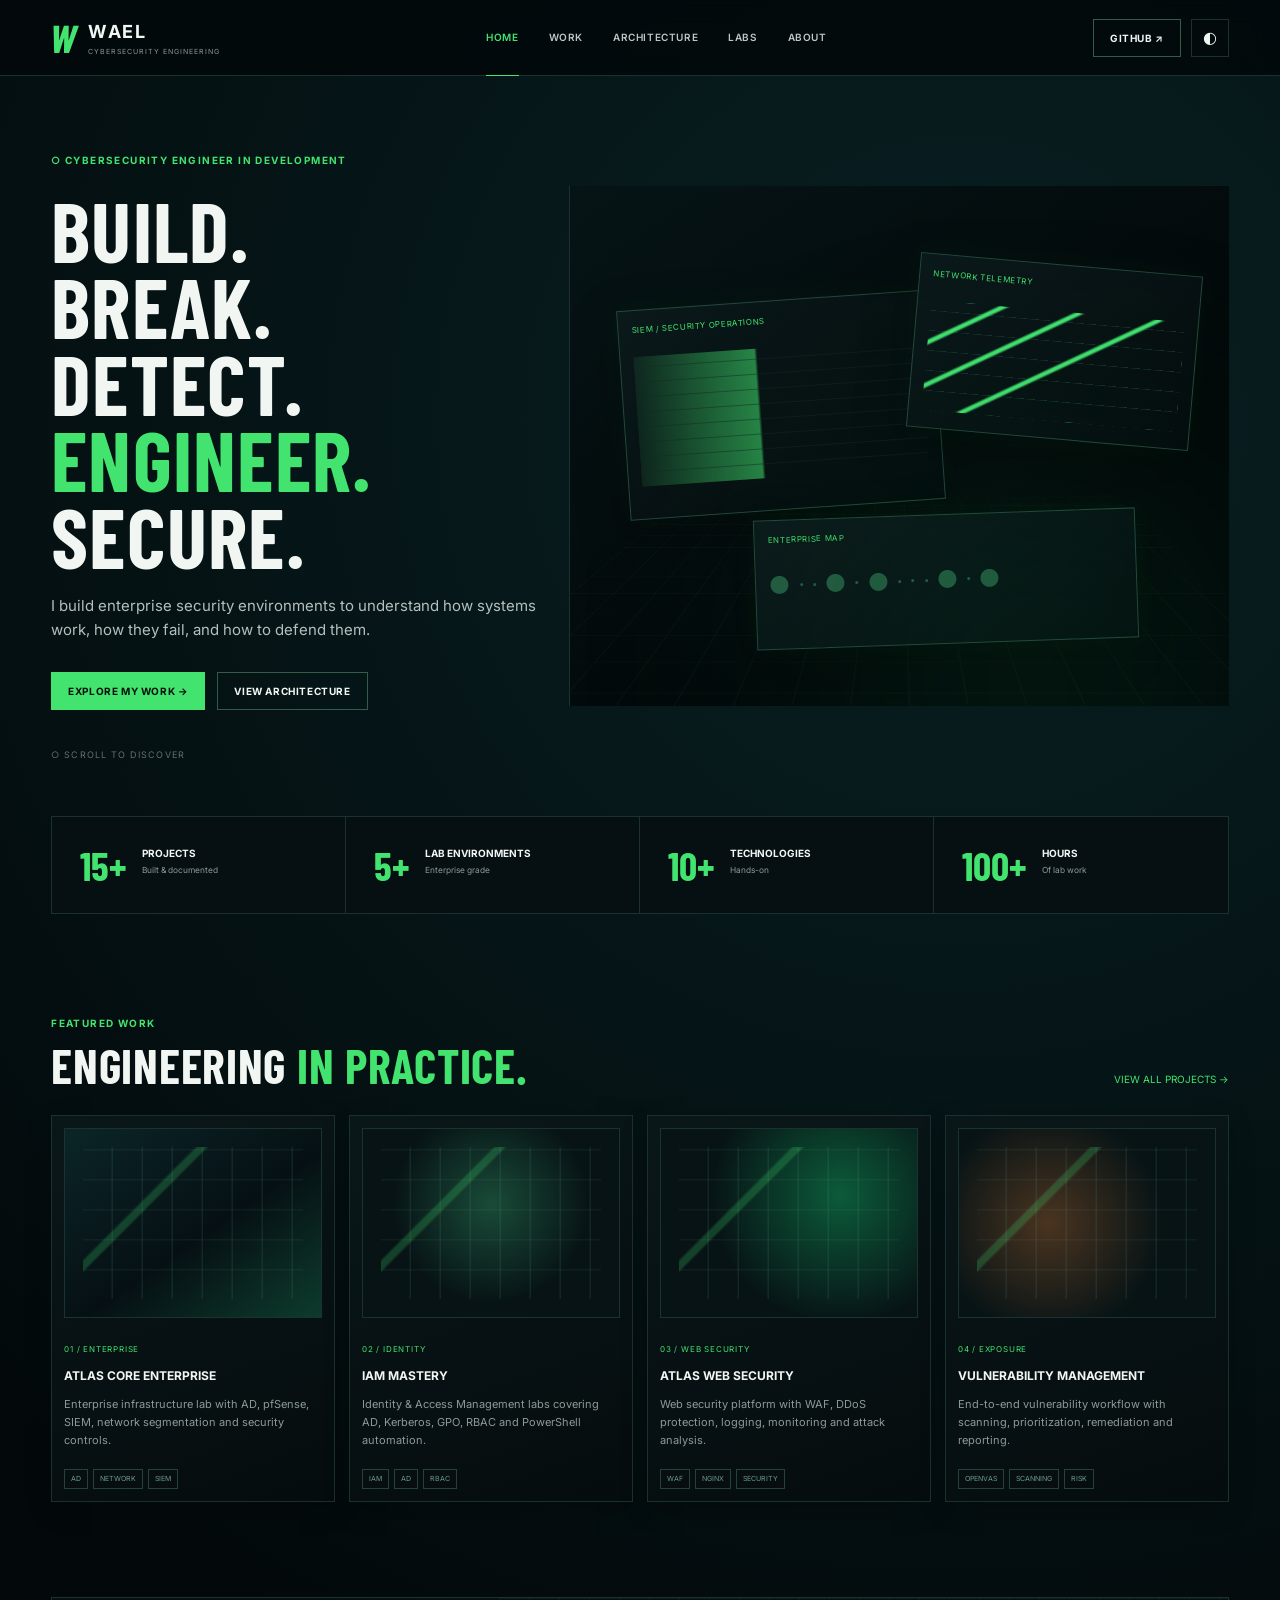
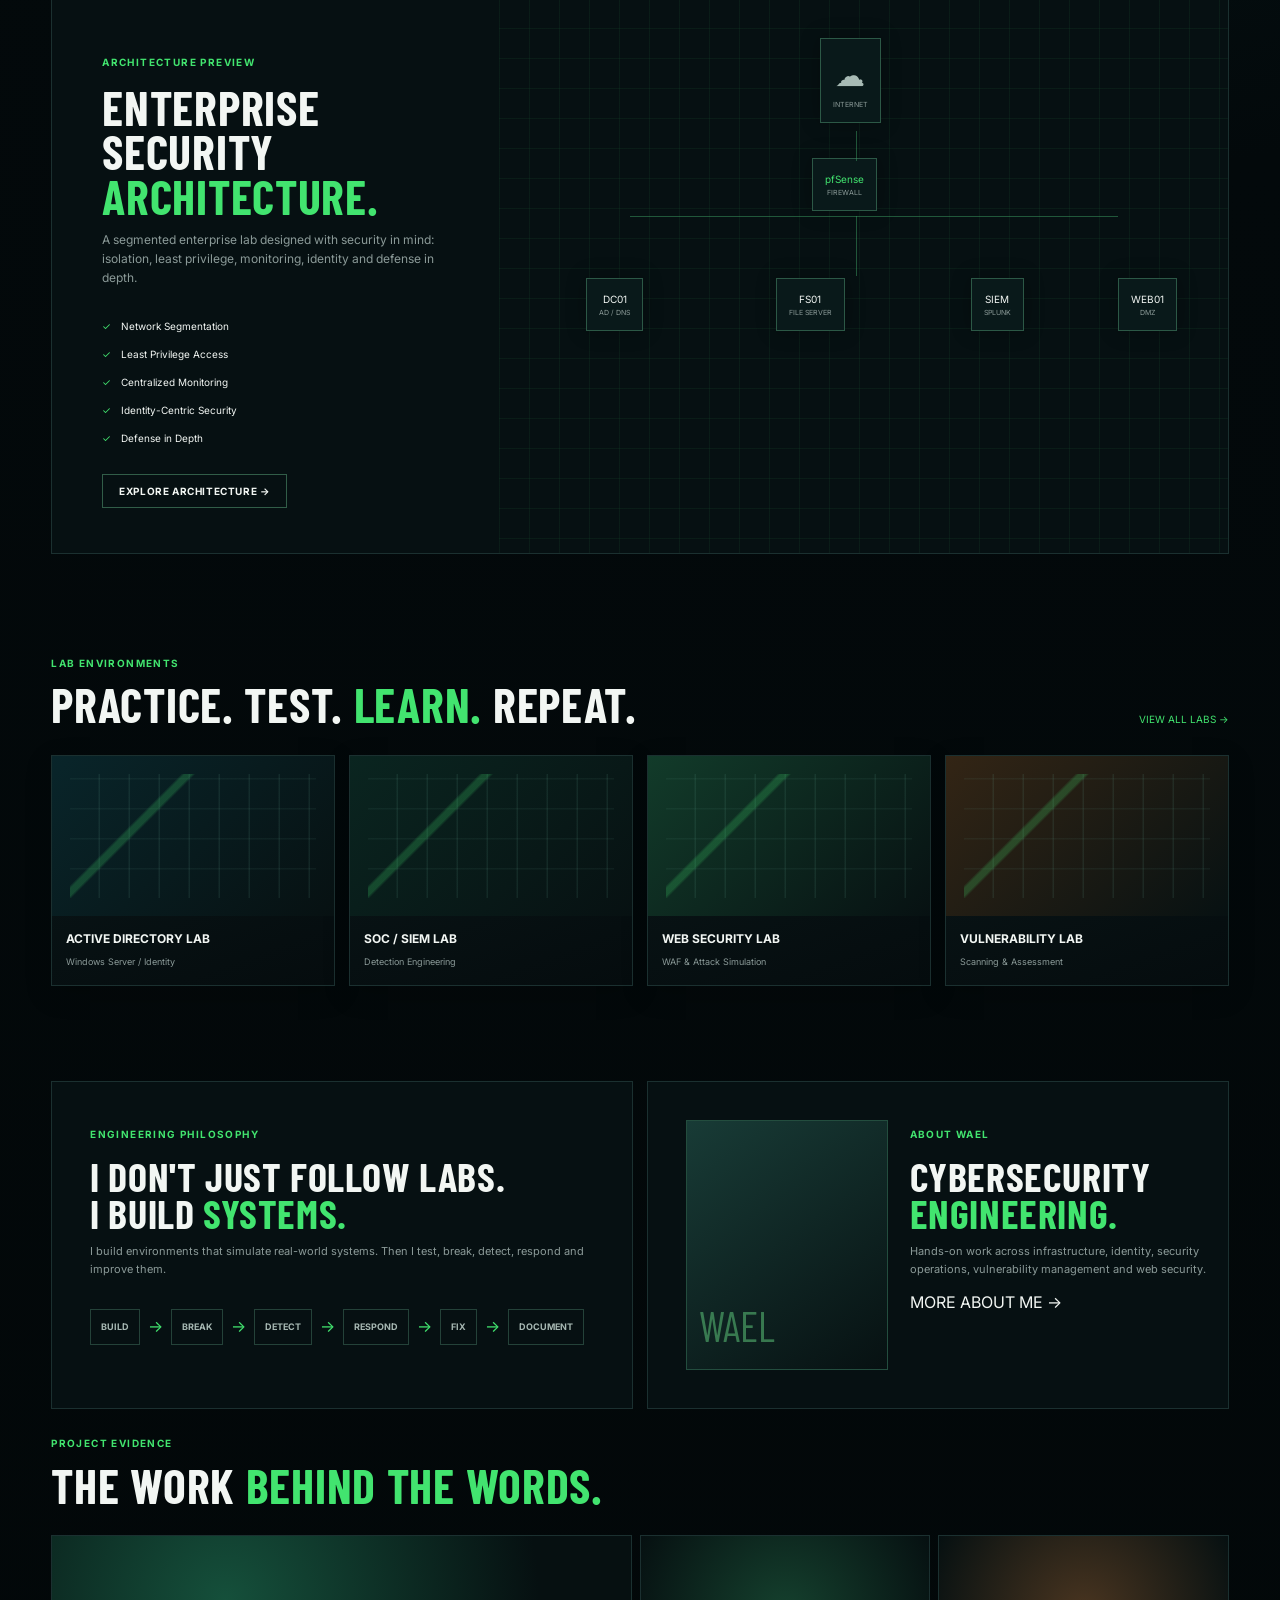
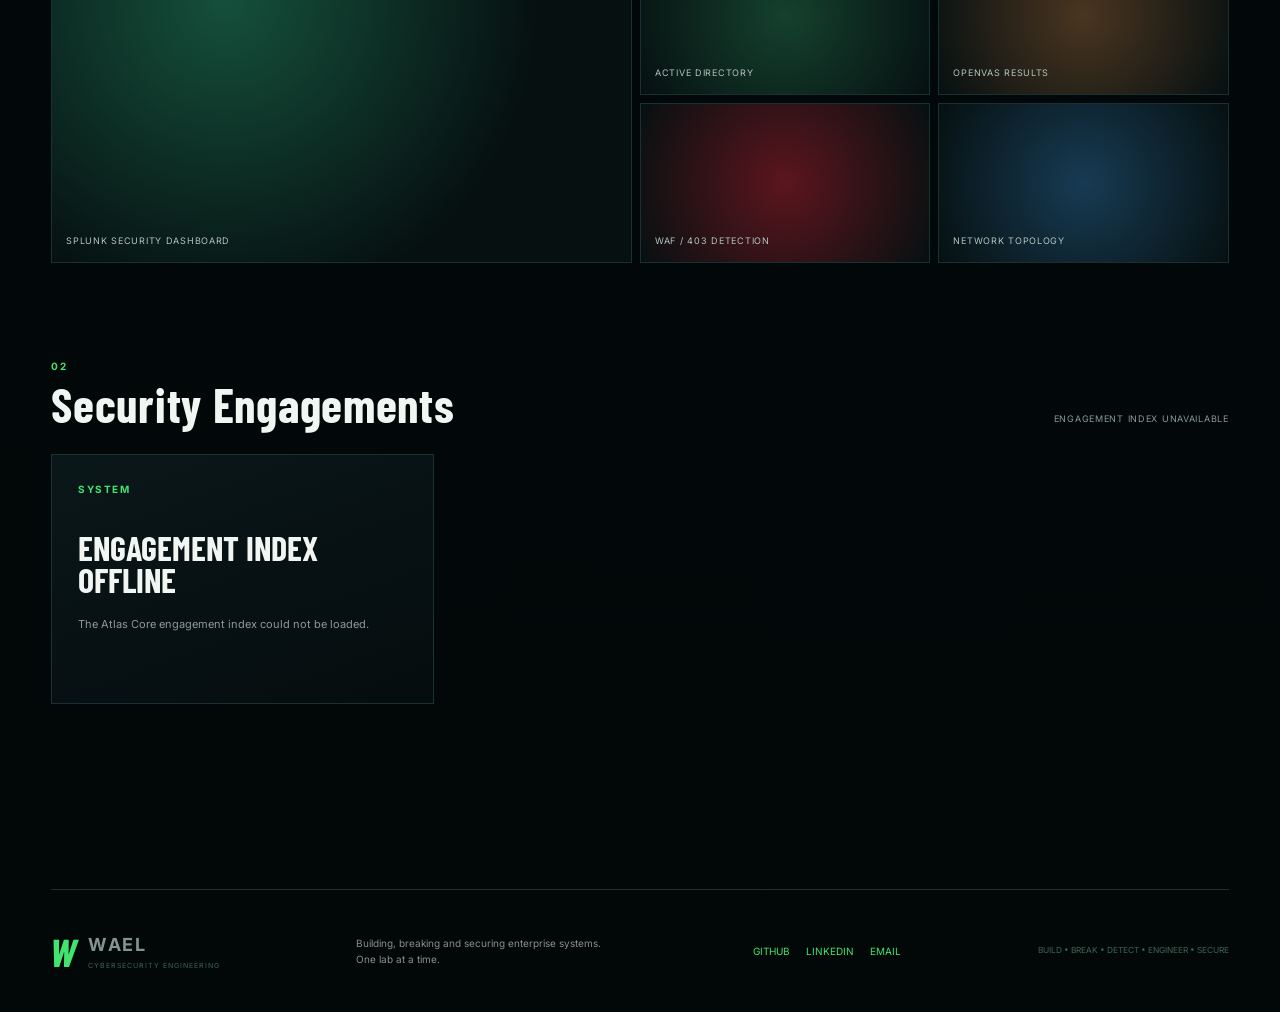
<file: index.html>
<!DOCTYPE html>
<html lang="en">
<head>
  <meta charset="UTF-8">
  <meta name="viewport" content="width=device-width, initial-scale=1.0">
  <meta name="description" content="WAEL — Cybersecurity Engineering Portfolio">
  <title>WAEL | Cybersecurity Engineering</title>
  <link rel="stylesheet" href="css/style.css">
</head>
<body>
<header class="nav">
  <a class="brand" href="index.html"><span class="mark">W</span><span><b>WAEL</b><small>CYBERSECURITY ENGINEERING</small></span></a>
  <nav>
    <a class="active" href="index.html">HOME</a>
    <a href="projects.html">WORK</a>
    <a href="architecture.html">ARCHITECTURE</a>
    <a href="labs.html">LABS</a>
    <a href="about.html">ABOUT</a>
  </nav>
  <div class="nav-actions"><a class="github" href="https://github.com/" target="_blank">GITHUB ↗</a><button id="themeBtn" aria-label="Toggle theme">◐</button></div>
</header>

<main>
<section class="hero container">
  <div class="hero-copy">
    <span class="eyebrow">○ CYBERSECURITY ENGINEER IN DEVELOPMENT</span>
    <h1>BUILD.<br>BREAK.<br>DETECT.<br><em>ENGINEER.</em><br>SECURE.</h1>
    <p>I build enterprise security environments to understand how systems work, how they fail, and how to defend them.</p>
    <div class="actions"><a class="btn primary" href="projects.html">EXPLORE MY WORK →</a><a class="btn" href="architecture.html">VIEW ARCHITECTURE</a></div>
    <span class="scroll">○ SCROLL TO DISCOVER</span>
  </div>
  <div class="hero-visual">
    <div class="visual-grid"></div>
    <div class="screen s1"><span>SIEM / SECURITY OPERATIONS</span><div class="bars"></div></div>
    <div class="screen s2"><span>NETWORK TELEMETRY</span><div class="graph"></div></div>
    <div class="screen s3"><span>ENTERPRISE MAP</span><div class="mapdots">● · · ● · ● · · · ● · ●</div></div>
    <div class="hero-glow"></div>
  </div>
</section>

<section class="metrics container">
  <div><strong>15+</strong><span>PROJECTS<br><small>Built & documented</small></span></div>
  <div><strong>5+</strong><span>LAB ENVIRONMENTS<br><small>Enterprise grade</small></span></div>
  <div><strong>10+</strong><span>TECHNOLOGIES<br><small>Hands-on</small></span></div>
  <div><strong>100+</strong><span>HOURS<br><small>Of lab work</small></span></div>
</section>

<section class="section container">
  <div class="section-head"><div><span class="eyebrow">FEATURED WORK</span><h2>ENGINEERING <span>IN PRACTICE.</span></h2></div><a href="projects.html">VIEW ALL PROJECTS →</a></div>
  <div class="project-grid">
    <a class="project-card" href="projects.html#atlas"><div class="project-img atlas"></div><span class="tag">01 / ENTERPRISE</span><h3>ATLAS CORE ENTERPRISE</h3><p>Enterprise infrastructure lab with AD, pfSense, SIEM, network segmentation and security controls.</p><div class="chips"><i>AD</i><i>NETWORK</i><i>SIEM</i></div></a>
    <a class="project-card" href="projects.html#iam"><div class="project-img identity"></div><span class="tag">02 / IDENTITY</span><h3>IAM MASTERY</h3><p>Identity & Access Management labs covering AD, Kerberos, GPO, RBAC and PowerShell automation.</p><div class="chips"><i>IAM</i><i>AD</i><i>RBAC</i></div></a>
    <a class="project-card" href="projects.html#waf"><div class="project-img waf"></div><span class="tag">03 / WEB SECURITY</span><h3>ATLAS WEB SECURITY</h3><p>Web security platform with WAF, DDoS protection, logging, monitoring and attack analysis.</p><div class="chips"><i>WAF</i><i>NGINX</i><i>SECURITY</i></div></a>
    <a class="project-card" href="projects.html#vuln"><div class="project-img vuln"></div><span class="tag">04 / EXPOSURE</span><h3>VULNERABILITY MANAGEMENT</h3><p>End-to-end vulnerability workflow with scanning, prioritization, remediation and reporting.</p><div class="chips"><i>OPENVAS</i><i>SCANNING</i><i>RISK</i></div></a>
  </div>
</section>

<section class="architecture-preview container">
  <div class="arch-copy"><span class="eyebrow">ARCHITECTURE PREVIEW</span><h2>ENTERPRISE SECURITY<br><span>ARCHITECTURE.</span></h2><p>A segmented enterprise lab designed with security in mind: isolation, least privilege, monitoring, identity and defense in depth.</p><ul><li>Network Segmentation</li><li>Least Privilege Access</li><li>Centralized Monitoring</li><li>Identity-Centric Security</li><li>Defense in Depth</li></ul><a class="btn" href="architecture.html">EXPLORE ARCHITECTURE →</a></div>
  <div class="architecture-map"><div class="cloud">☁<small>INTERNET</small></div><div class="fw">pfSense<br><small>FIREWALL</small></div><div class="node n1">DC01<br><small>AD / DNS</small></div><div class="node n2">FS01<br><small>FILE SERVER</small></div><div class="node n3">SIEM<br><small>SPLUNK</small></div><div class="node n4">WEB01<br><small>DMZ</small></div><div class="line l1"></div><div class="line l2"></div><div class="line l3"></div></div>
</section>

<section class="section container">
  <div class="section-head"><div><span class="eyebrow">LAB ENVIRONMENTS</span><h2>PRACTICE. TEST. <span>LEARN.</span> REPEAT.</h2></div><a href="labs.html">VIEW ALL LABS →</a></div>
  <div class="lab-grid">
    <a href="labs.html" class="lab-card"><div class="lab-img ad"></div><h3>ACTIVE DIRECTORY LAB</h3><small>Windows Server / Identity</small></a>
    <a href="labs.html" class="lab-card"><div class="lab-img soc"></div><h3>SOC / SIEM LAB</h3><small>Detection Engineering</small></a>
    <a href="labs.html" class="lab-card"><div class="lab-img web"></div><h3>WEB SECURITY LAB</h3><small>WAF & Attack Simulation</small></a>
    <a href="labs.html" class="lab-card"><div class="lab-img vulnlab"></div><h3>VULNERABILITY LAB</h3><small>Scanning & Assessment</small></a>
  </div>
</section>

<section class="split container">
  <div class="philosophy"><span class="eyebrow">ENGINEERING PHILOSOPHY</span><h2>I DON'T JUST FOLLOW LABS.<br>I BUILD <span>SYSTEMS.</span></h2><p>I build environments that simulate real-world systems. Then I test, break, detect, respond and improve them.</p><div class="flow"><b>BUILD</b><i>→</i><b>BREAK</b><i>→</i><b>DETECT</b><i>→</i><b>RESPOND</b><i>→</i><b>FIX</b><i>→</i><b>DOCUMENT</b></div></div>
  <div class="about-mini"><div class="portrait"></div><div><span class="eyebrow">ABOUT WAEL</span><h2>CYBERSECURITY<br><span>ENGINEERING.</span></h2><p>Hands-on work across infrastructure, identity, security operations, vulnerability management and web security.</p><a href="about.html">MORE ABOUT ME →</a></div></div>
</section>

<section class="gallery container"><div class="section-head"><div><span class="eyebrow">PROJECT EVIDENCE</span><h2>THE WORK <span>BEHIND THE WORDS.</span></h2></div></div><div class="gallery-grid"><div class="shot one">SPLUNK SECURITY DASHBOARD</div><div class="shot two">ACTIVE DIRECTORY</div><div class="shot three">OPENVAS RESULTS</div><div class="shot four">WAF / 403 DETECTION</div><div class="shot five">NETWORK TOPOLOGY</div></div><section id="engagements" class="section">
  <div class="section-head">
    <div>
      <div class="eyebrow">02</div>
      <h2>Security Engagements</h2>
    </div>
    <span id="engagement-status">Loading engagements...</span>
  </div>

  <div id="engagement-grid" class="engagement-grid">
  </div>
</section>
</main>

<footer class="footer container"><div class="brand"><span class="mark">W</span><span><b>WAEL</b><small>CYBERSECURITY ENGINEERING</small></span></div><p>Building, breaking and securing enterprise systems.<br>One lab at a time.</p><div><a href="https://github.com/" target="_blank">GITHUB</a><a href="#">LINKEDIN</a><a href="mailto:your@email.com">EMAIL</a></div><small>BUILD • BREAK • DETECT • ENGINEER • SECURE</small></footer>
<script src="js/main.js"></script>
</body>
</html>
</file>
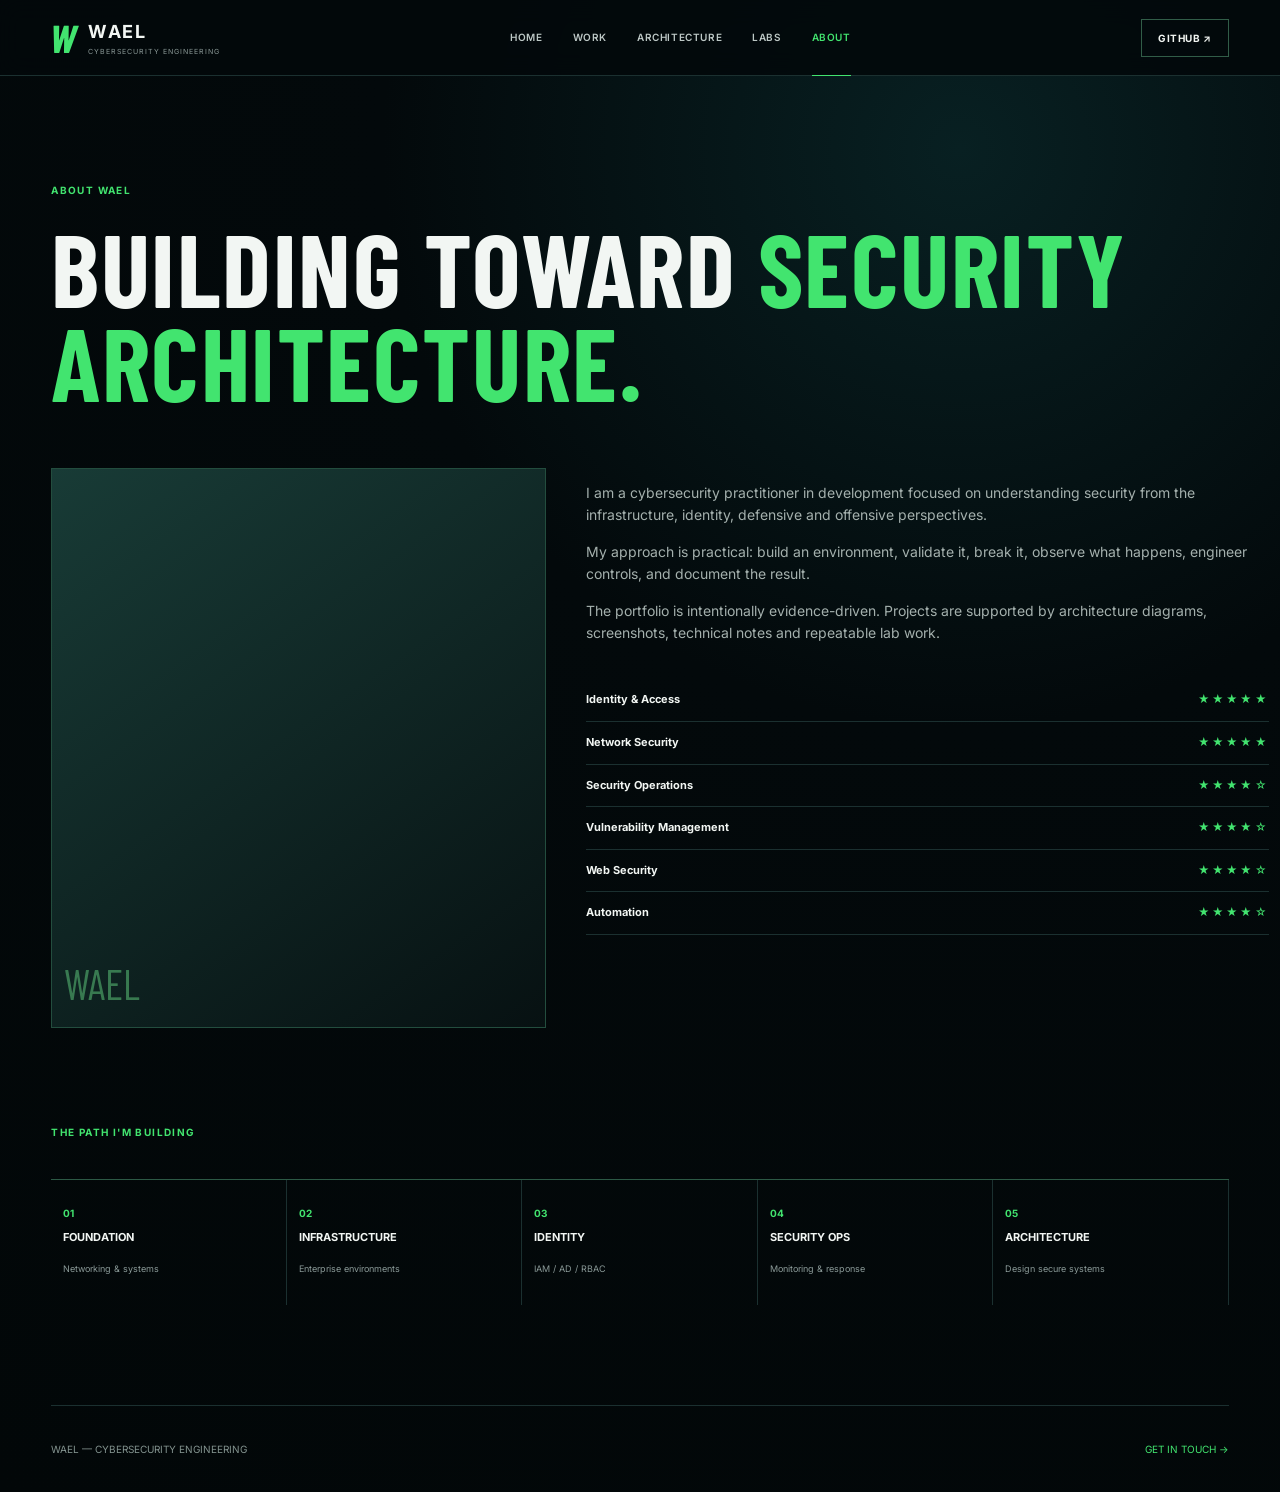
<file: about.html>
<!DOCTYPE html><html lang="en"><head><meta charset="UTF-8"><meta name="viewport" content="width=device-width, initial-scale=1.0"><title>About | WAEL</title><link rel="stylesheet" href="css/style.css"></head><body>
<header class="nav"><a class="brand" href="index.html"><span class="mark">W</span><span><b>WAEL</b><small>CYBERSECURITY ENGINEERING</small></span></a><nav><a href="index.html">HOME</a><a href="projects.html">WORK</a><a href="architecture.html">ARCHITECTURE</a><a href="labs.html">LABS</a><a class="active" href="about.html">ABOUT</a></nav><div class="nav-actions"><a class="github" href="https://github.com/" target="_blank">GITHUB ↗</a></div></header>
<main class="page container"><span class="eyebrow">ABOUT WAEL</span><h1 class="page-title">BUILDING TOWARD <span>SECURITY ARCHITECTURE.</span></h1>
<div class="about-layout"><div class="portrait large"></div><div><p class="lead">I am a cybersecurity practitioner in development focused on understanding security from the infrastructure, identity, defensive and offensive perspectives.</p><p>My approach is practical: build an environment, validate it, break it, observe what happens, engineer controls, and document the result.</p><p>The portfolio is intentionally evidence-driven. Projects are supported by architecture diagrams, screenshots, technical notes and repeatable lab work.</p><div class="skill-list"><div><b>Identity & Access</b><span>★★★★★</span></div><div><b>Network Security</b><span>★★★★★</span></div><div><b>Security Operations</b><span>★★★★☆</span></div><div><b>Vulnerability Management</b><span>★★★★☆</span></div><div><b>Web Security</b><span>★★★★☆</span></div><div><b>Automation</b><span>★★★★☆</span></div></div></div></div>
<section class="journey"><span class="eyebrow">THE PATH I'M BUILDING</span><div class="timeline"><div><b>01</b><strong>FOUNDATION</strong><small>Networking & systems</small></div><div><b>02</b><strong>INFRASTRUCTURE</strong><small>Enterprise environments</small></div><div><b>03</b><strong>IDENTITY</strong><small>IAM / AD / RBAC</small></div><div><b>04</b><strong>SECURITY OPS</strong><small>Monitoring & response</small></div><div><b>05</b><strong>ARCHITECTURE</strong><small>Design secure systems</small></div></div></section>
</main><footer class="footer container"><span>WAEL — CYBERSECURITY ENGINEERING</span><a href="mailto:your@email.com">GET IN TOUCH →</a></footer><script src="js/main.js"></script></body></html>
</file>
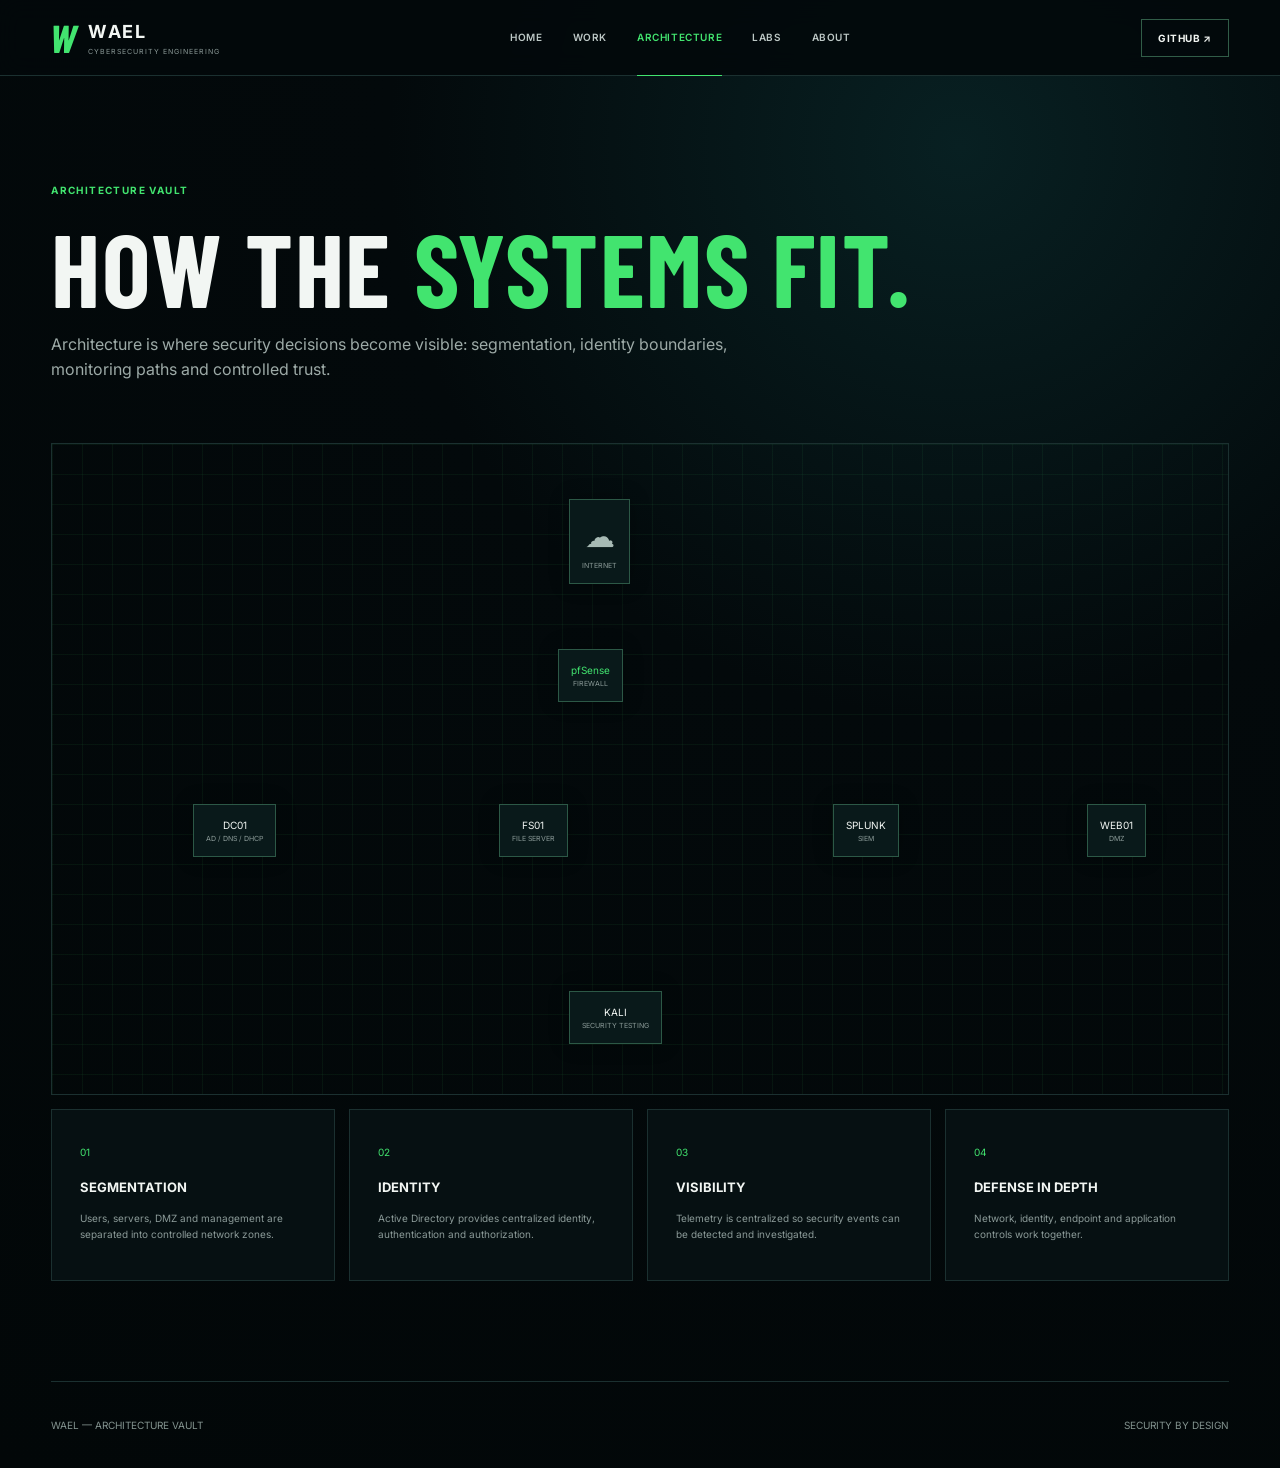
<file: architecture.html>
<!DOCTYPE html><html lang="en"><head><meta charset="UTF-8"><meta name="viewport" content="width=device-width, initial-scale=1.0"><title>Architecture | WAEL</title><link rel="stylesheet" href="css/style.css"></head><body>
<header class="nav"> <a class="brand" href="index.html"><span class="mark">W</span><span><b>WAEL</b><small>CYBERSECURITY ENGINEERING</small></span></a><nav><a href="index.html">HOME</a><a href="projects.html">WORK</a><a class="active" href="architecture.html">ARCHITECTURE</a><a href="labs.html">LABS</a><a href="about.html">ABOUT</a></nav><div class="nav-actions"><a class="github" href="https://github.com/" target="_blank">GITHUB ↗</a></div></header>
<main class="page container"><span class="eyebrow">ARCHITECTURE VAULT</span><h1 class="page-title">HOW THE <span>SYSTEMS FIT.</span></h1><p class="lead">Architecture is where security decisions become visible: segmentation, identity boundaries, monitoring paths and controlled trust.</p>
<section class="big-arch"><div class="architecture-map large"><div class="cloud">☁<small>INTERNET</small></div><div class="fw">pfSense<br><small>FIREWALL</small></div><div class="node n1">DC01<br><small>AD / DNS / DHCP</small></div><div class="node n2">FS01<br><small>FILE SERVER</small></div><div class="node n3">SPLUNK<br><small>SIEM</small></div><div class="node n4">WEB01<br><small>DMZ</small></div><div class="node n5">KALI<br><small>SECURITY TESTING</small></div></div></section>
<div class="principles"><div><span>01</span><h3>SEGMENTATION</h3><p>Users, servers, DMZ and management are separated into controlled network zones.</p></div><div><span>02</span><h3>IDENTITY</h3><p>Active Directory provides centralized identity, authentication and authorization.</p></div><div><span>03</span><h3>VISIBILITY</h3><p>Telemetry is centralized so security events can be detected and investigated.</p></div><div><span>04</span><h3>DEFENSE IN DEPTH</h3><p>Network, identity, endpoint and application controls work together.</p></div></div>
</main><footer class="footer container"><span>WAEL — ARCHITECTURE VAULT</span><span>SECURITY BY DESIGN</span></footer><script src="js/main.js"></script></body></html>
</file>
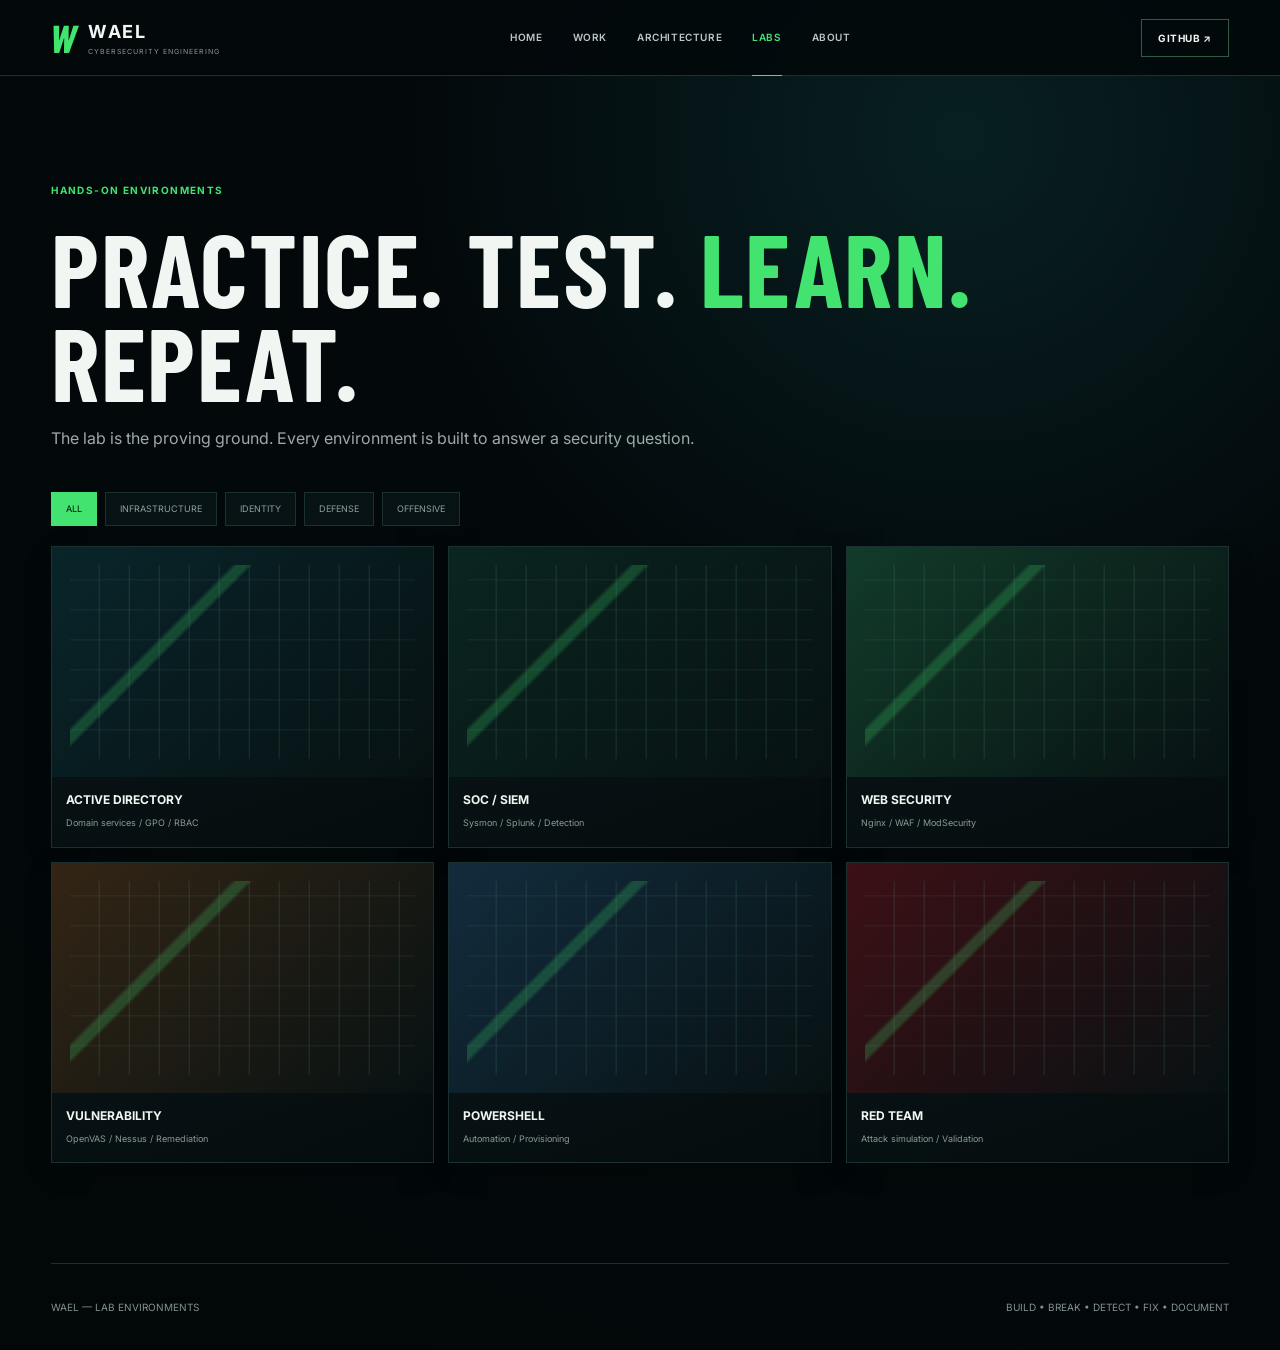
<file: labs.html>
<!DOCTYPE html><html lang="en"><head><meta charset="UTF-8"><meta name="viewport" content="width=device-width, initial-scale=1.0"><title>Labs | WAEL</title><link rel="stylesheet" href="css/style.css"></head><body>
<header class="nav"><a class="brand" href="index.html"><span class="mark">W</span><span><b>WAEL</b><small>CYBERSECURITY ENGINEERING</small></span></a><nav><a href="index.html">HOME</a><a href="projects.html">WORK</a><a href="architecture.html">ARCHITECTURE</a><a class="active" href="labs.html">LABS</a><a href="about.html">ABOUT</a></nav><div class="nav-actions"><a class="github" href="https://github.com/" target="_blank">GITHUB ↗</a></div></header>
<main class="page container"><span class="eyebrow">HANDS-ON ENVIRONMENTS</span><h1 class="page-title">PRACTICE. TEST. <span>LEARN.</span> REPEAT.</h1><p class="lead">The lab is the proving ground. Every environment is built to answer a security question.</p>
<div class="filter"><button class="selected">ALL</button><button>INFRASTRUCTURE</button><button>IDENTITY</button><button>DEFENSE</button><button>OFFENSIVE</button></div>
<div class="lab-grid big"><a class="lab-card"><div class="lab-img ad"></div><h3>ACTIVE DIRECTORY</h3><small>Domain services / GPO / RBAC</small></a><a class="lab-card"><div class="lab-img soc"></div><h3>SOC / SIEM</h3><small>Sysmon / Splunk / Detection</small></a><a class="lab-card"><div class="lab-img web"></div><h3>WEB SECURITY</h3><small>Nginx / WAF / ModSecurity</small></a><a class="lab-card"><div class="lab-img vulnlab"></div><h3>VULNERABILITY</h3><small>OpenVAS / Nessus / Remediation</small></a><a class="lab-card"><div class="lab-img powershell"></div><h3>POWERSHELL</h3><small>Automation / Provisioning</small></a><a class="lab-card"><div class="lab-img red"></div><h3>RED TEAM</h3><small>Attack simulation / Validation</small></a></div>
</main><footer class="footer container"><span>WAEL — LAB ENVIRONMENTS</span><span>BUILD • BREAK • DETECT • FIX • DOCUMENT</span></footer><script src="js/main.js"></script></body></html>
</file>
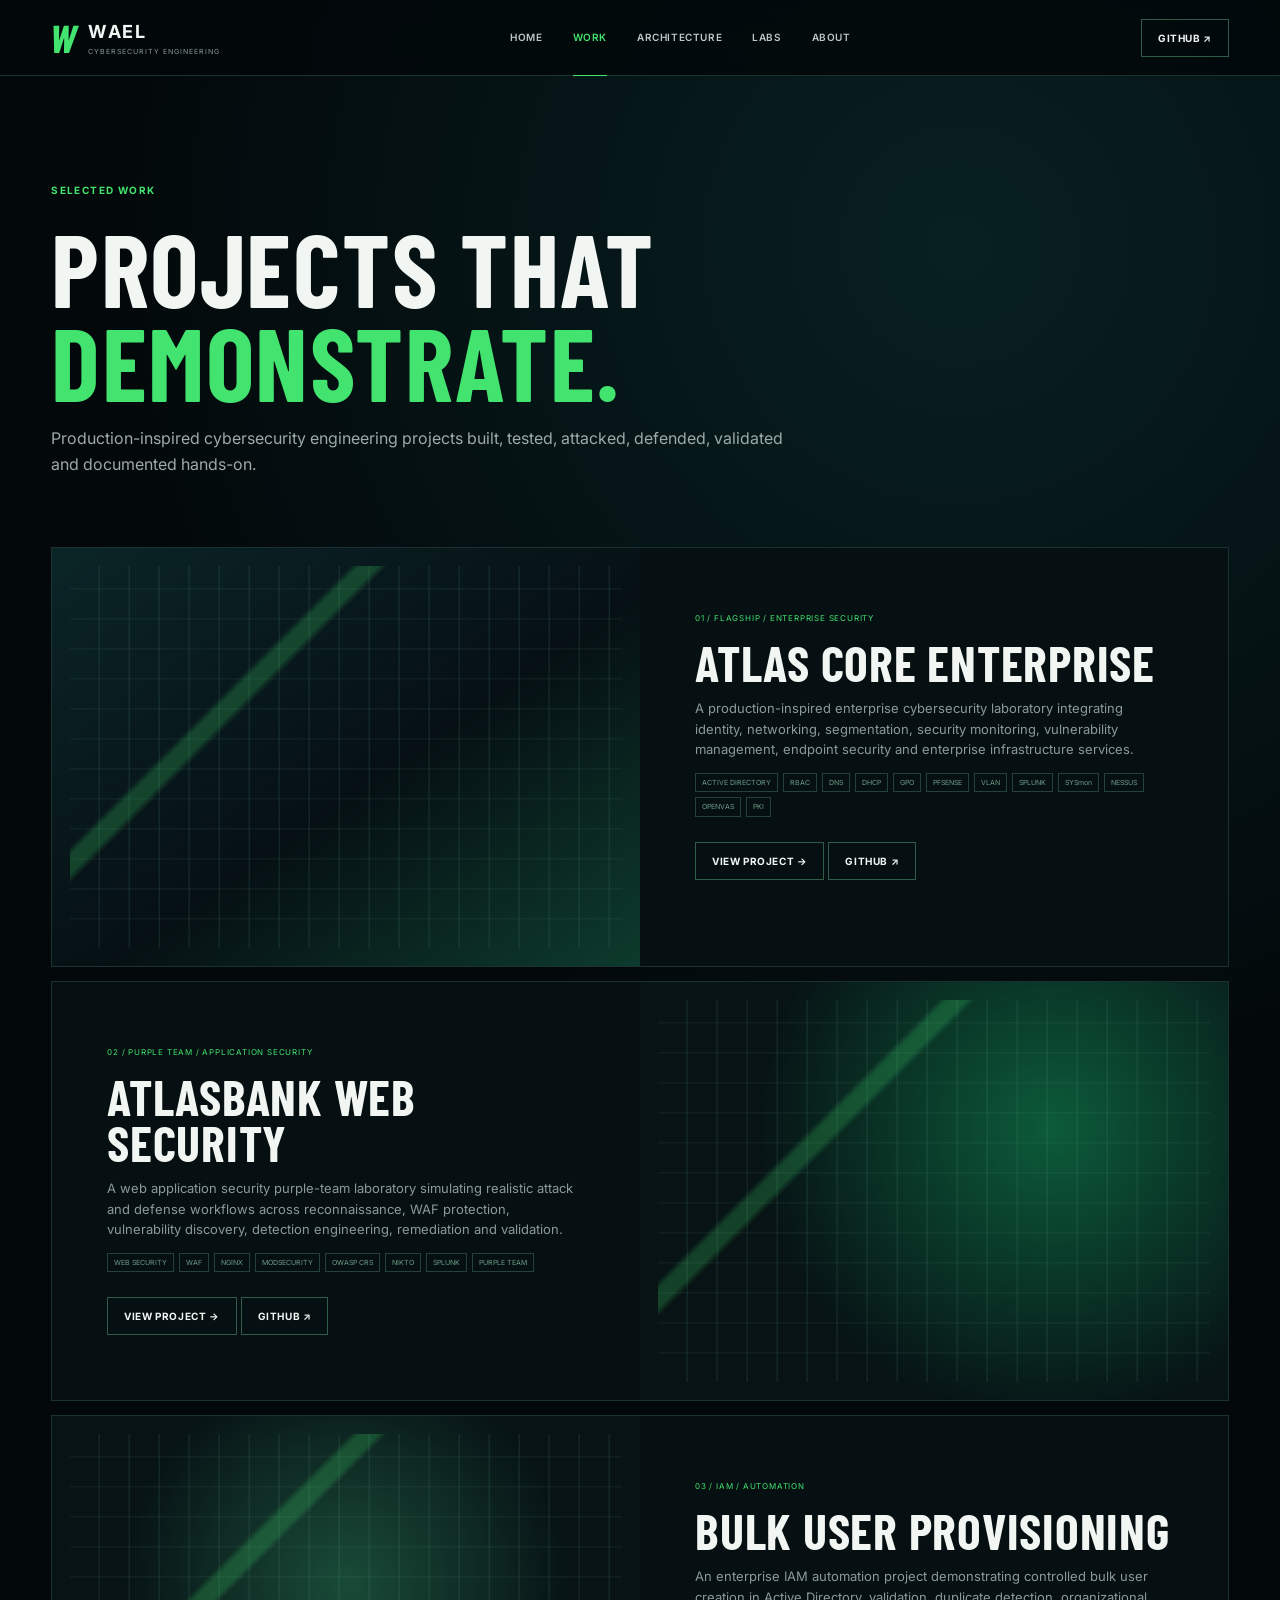
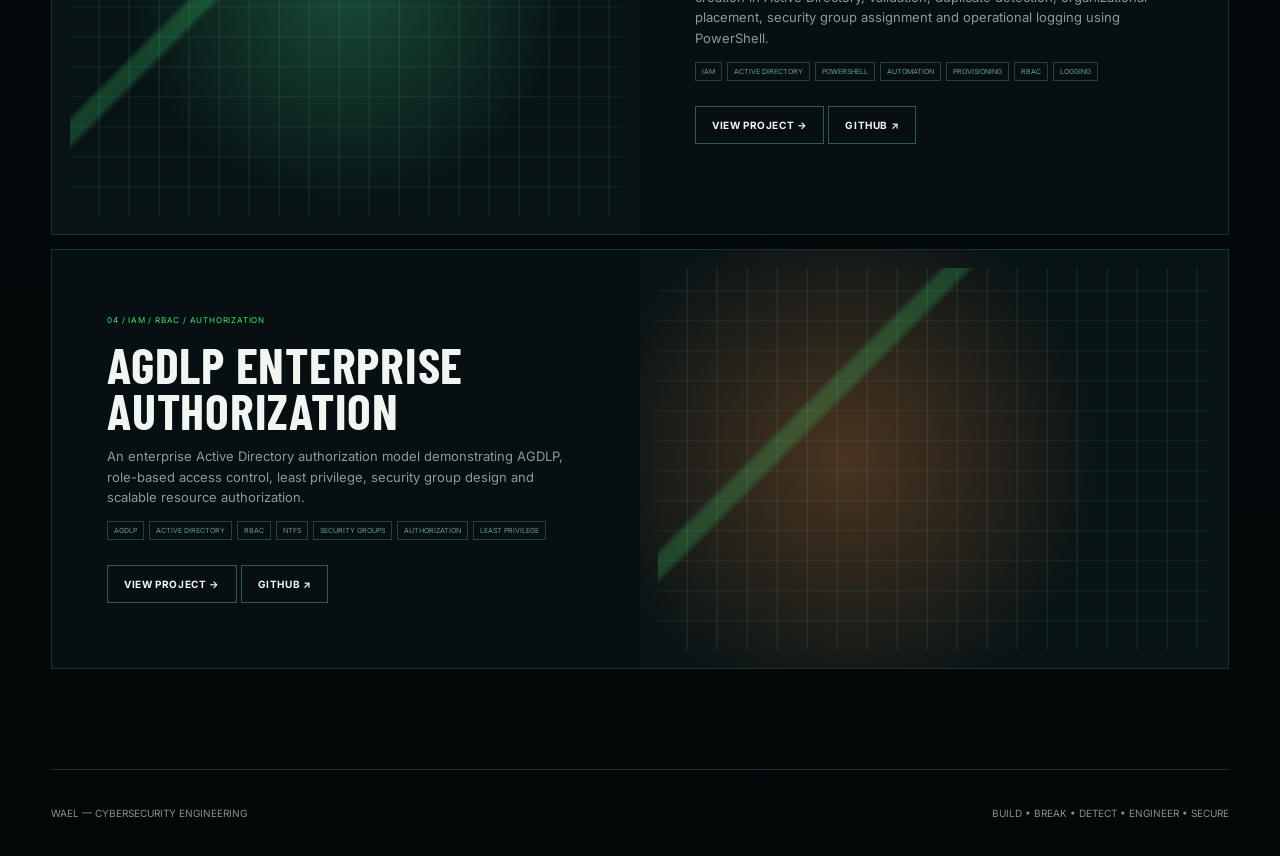
<file: projects.html>
<!DOCTYPE html>
<html lang="en">
<head>
<meta charset="UTF-8">
<meta name="viewport" content="width=device-width, initial-scale=1.0">
<title>Projects | WAEL</title>
<link rel="stylesheet" href="css/style.css">
</head>

<body>

<header class="nav">
    <a class="brand" href="index.html">
        <span class="mark">W</span>
        <span>
            <b>WAEL</b>
            <small>CYBERSECURITY ENGINEERING</small>
        </span>
    </a>

    <nav>
        <a href="index.html">HOME</a>
        <a class="active" href="projects.html">WORK</a>
        <a href="architecture.html">ARCHITECTURE</a>
        <a href="labs.html">LABS</a>
        <a href="about.html">ABOUT</a>
    </nav>

    <div class="nav-actions">
        <a class="github" href="https://github.com/wael-sktch" target="_blank">
            GITHUB ↗
        </a>
    </div>
</header>


<main class="page container">

    <span class="eyebrow">SELECTED WORK</span>

    <h1 class="page-title">
        PROJECTS THAT <span>DEMONSTRATE.</span>
    </h1>

    <p class="lead">
        Production-inspired cybersecurity engineering projects built,
        tested, attacked, defended, validated and documented hands-on.
    </p>


    <div class="case-list">


        <!-- PROJECT 01 -->

        <article id="atlas-core" class="case">

            <div class="case-visual atlas"></div>

            <div>

                <span class="tag">
                    01 / FLAGSHIP / ENTERPRISE SECURITY
                </span>

                <h2>
                    ATLAS CORE ENTERPRISE
                </h2>

                <p>
                    A production-inspired enterprise cybersecurity laboratory
                    integrating identity, networking, segmentation, security
                    monitoring, vulnerability management, endpoint security
                    and enterprise infrastructure services.
                </p>

                <div class="chips">
                    <i>ACTIVE DIRECTORY</i>
                    <i>RBAC</i>
                    <i>DNS</i>
                    <i>DHCP</i>
                    <i>GPO</i>
                    <i>PFSENSE</i>
                    <i>VLAN</i>
                    <i>SPLUNK</i>
                    <i>SYSmon</i>
                    <i>NESSUS</i>
                    <i>OPENVAS</i>
                    <i>PKI</i>
                </div>

                <a
                    class="btn"
                    href="projects/agdlp.html">
                    VIEW PROJECT →
                </a>

                <a
                    class="btn"
                    href="https://github.com/wael-sktch/atlas-core-enterprise"
                    target="_blank">
                    GITHUB ↗
                </a>

            </div>

        </article>


        <!-- PROJECT 02 -->

        <article id="atlasbank" class="case reverse">

            <div class="case-visual waf"></div>

            <div>

                <span class="tag">
                    02 / PURPLE TEAM / APPLICATION SECURITY
                </span>

                <h2>
                    ATLASBANK WEB SECURITY
                </h2>

                <p>
                    A web application security purple-team laboratory
                    simulating realistic attack and defense workflows
                    across reconnaissance, WAF protection, vulnerability
                    discovery, detection engineering, remediation and
                    validation.
                </p>

                <div class="chips">
                    <i>WEB SECURITY</i>
                    <i>WAF</i>
                    <i>NGINX</i>
                    <i>MODSECURITY</i>
                    <i>OWASP CRS</i>
                    <i>NIKTO</i>
                    <i>SPLUNK</i>
                    <i>PURPLE TEAM</i>
                </div>

                <a
                    class="btn"
                    href="projects/atlasbank-security.html">
                    VIEW PROJECT →
                </a>

                <a
                    class="btn"
                    href="https://github.com/wael-sktch/AtlasBank-Web-Security-Purple-Team-Lab-"
                    target="_blank">
                    GITHUB ↗
                </a>

            </div>

        </article>


        <!-- PROJECT 03 -->

        <article id="bulk-provisioning" class="case">

            <div class="case-visual identity"></div>

            <div>

                <span class="tag">
                    03 / IAM / AUTOMATION
                </span>

                <h2>
                    BULK USER PROVISIONING
                </h2>

                <p>
                    An enterprise IAM automation project demonstrating
                    controlled bulk user creation in Active Directory,
                    validation, duplicate detection, organizational
                    placement, security group assignment and operational
                    logging using PowerShell.
                </p>

                <div class="chips">
                    <i>IAM</i>
                    <i>ACTIVE DIRECTORY</i>
                    <i>POWERSHELL</i>
                    <i>AUTOMATION</i>
                    <i>PROVISIONING</i>
                    <i>RBAC</i>
                    <i>LOGGING</i>
                </div>

                <a
                    class="btn"
                    href="projects/bulk-user-provisioning.html">
                    VIEW PROJECT →
                </a>

                <a
                    class="btn"
                    href="https://github.com/wael-sktch/Lab-11-Bulk-User-Provisioning"
                    target="_blank">
                    GITHUB ↗
                </a>

            </div>

        </article>


        <!-- PROJECT 04 -->

        <article id="agdlp" class="case reverse">
            <div class="case-visual vuln"></div>

            <div>

                <span class="tag">
                    04 / IAM / RBAC / AUTHORIZATION
                </span>

                <h2>
                    AGDLP ENTERPRISE AUTHORIZATION
                </h2>

                <p>
                    An enterprise Active Directory authorization model
                    demonstrating AGDLP, role-based access control,
                    least privilege, security group design and scalable
                    resource authorization.
                </p>

                <div class="chips">
                    <i>AGDLP</i>
                    <i>ACTIVE DIRECTORY</i>
                    <i>RBAC</i>
                    <i>NTFS</i>
                    <i>SECURITY GROUPS</i>
                    <i>AUTHORIZATION</i>
                    <i>LEAST PRIVILEGE</i>
                </div>

                <a
                    class="btn"
                    href="projects/agdlp.html">
                    VIEW PROJECT →
                </a>

                <a
                    class="btn"
                    href="https://github.com/wael-sktch/AGDLP-Enterprise-Authorization-Model"
                    target="_blank">
                    GITHUB ↗
                </a>

            </div>

        </article>


    </div>

</main>


<footer class="footer container">

    <span>
        WAEL — CYBERSECURITY ENGINEERING
    </span>

    <span>
        BUILD • BREAK • DETECT • ENGINEER • SECURE
    </span>

</footer>

<script src="js/main.js"></script>

</body>
</html>
</file>
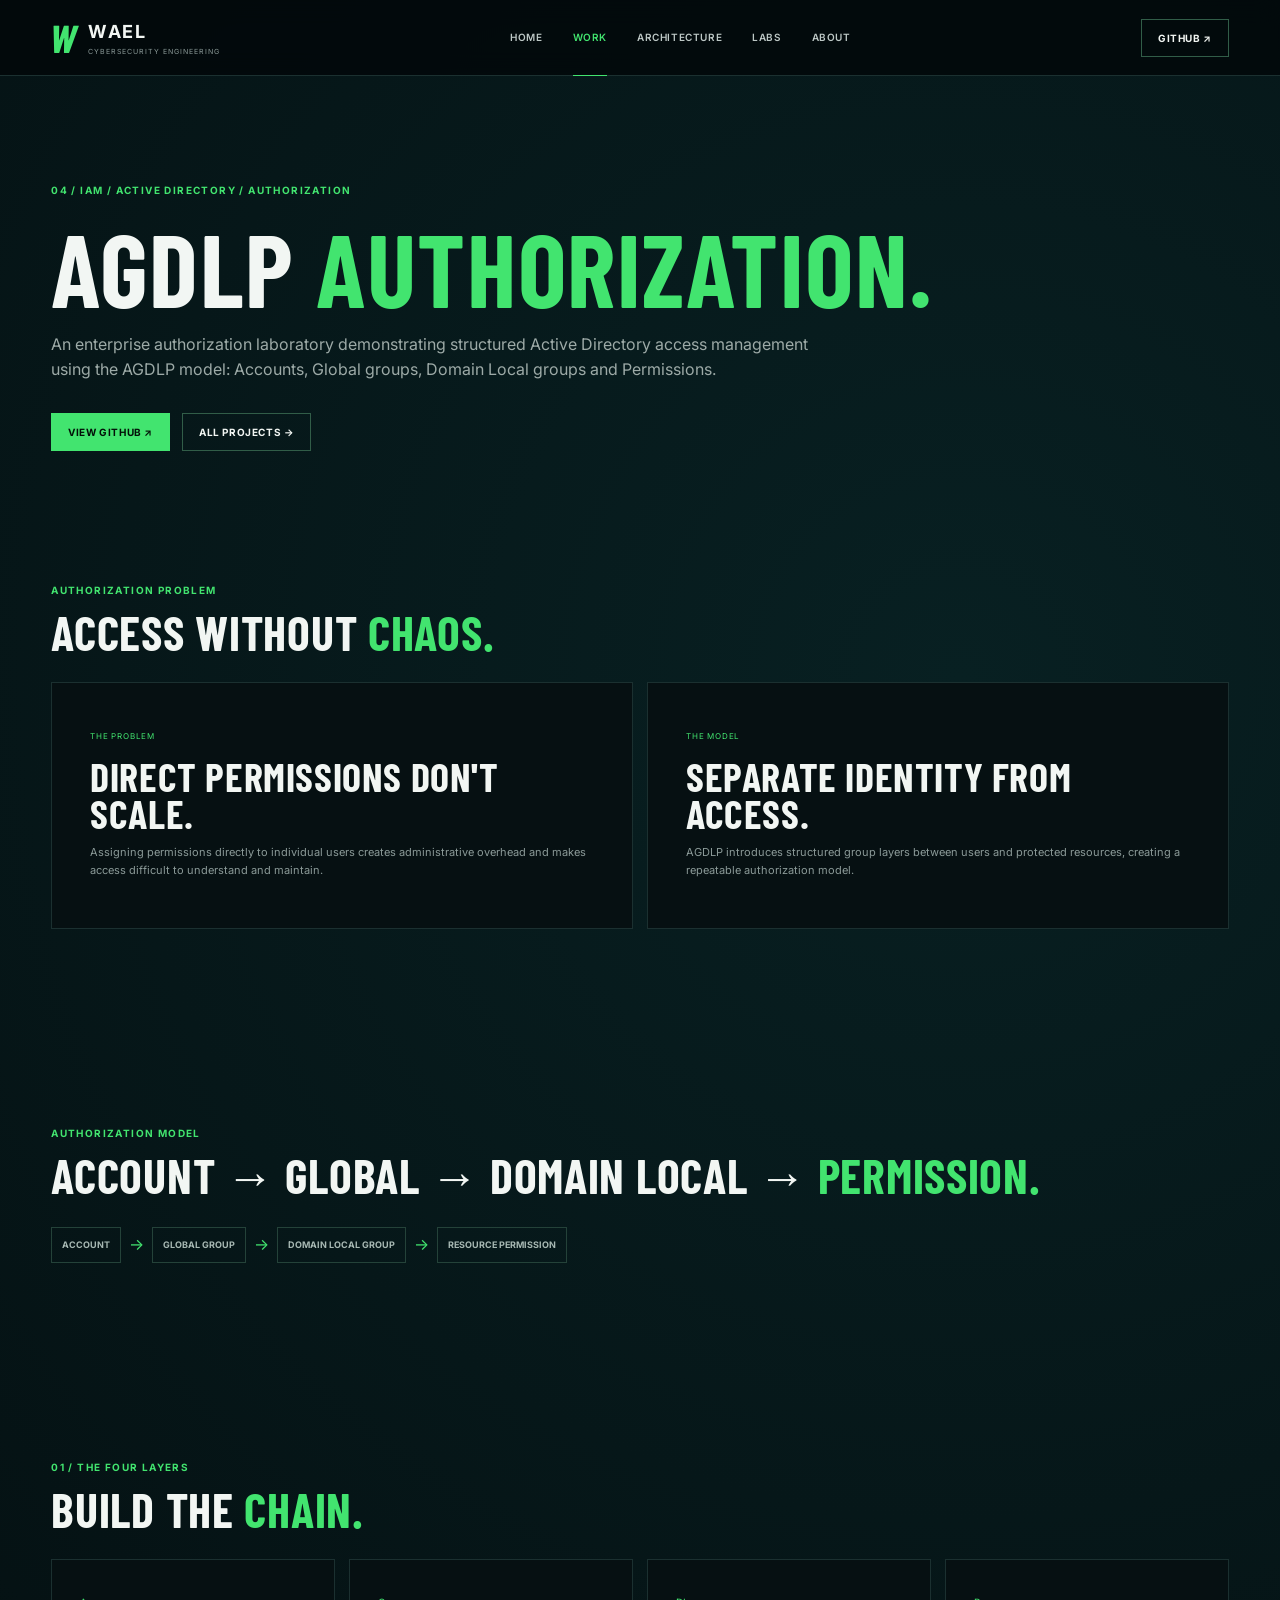
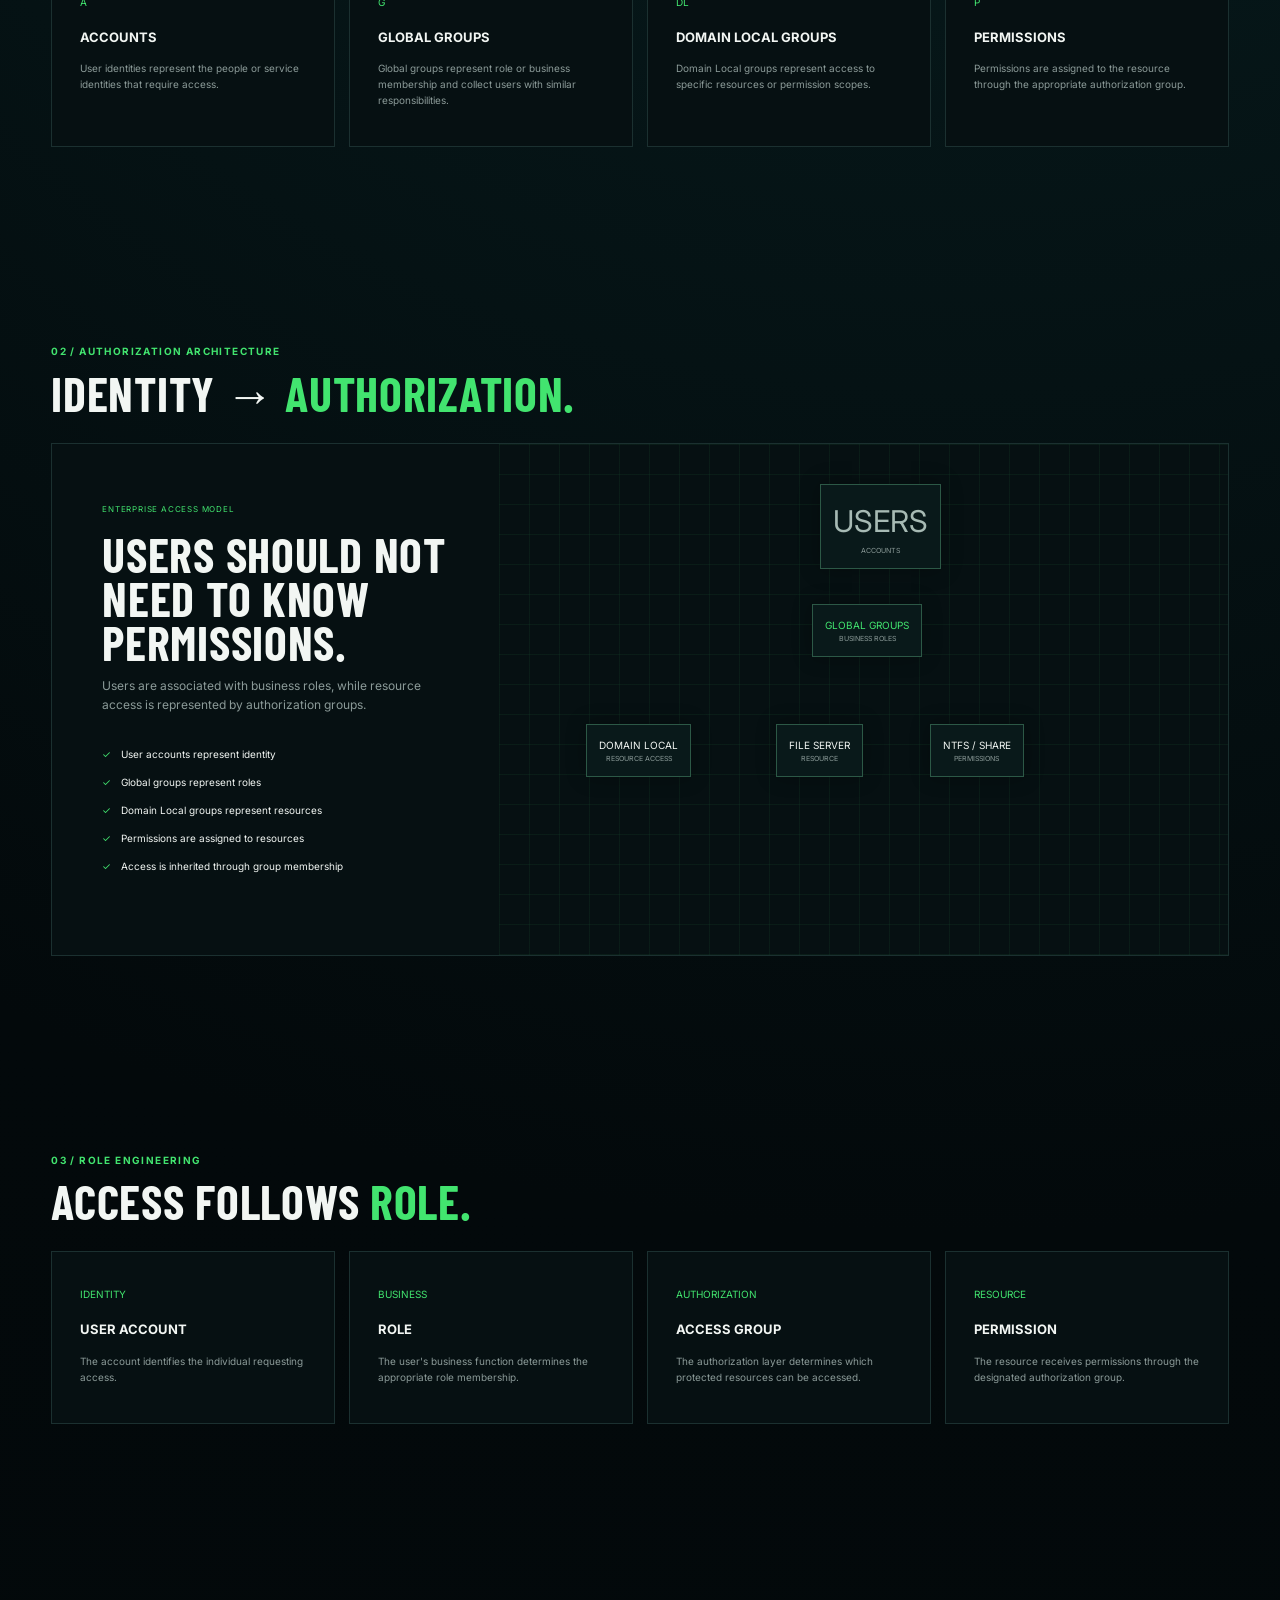
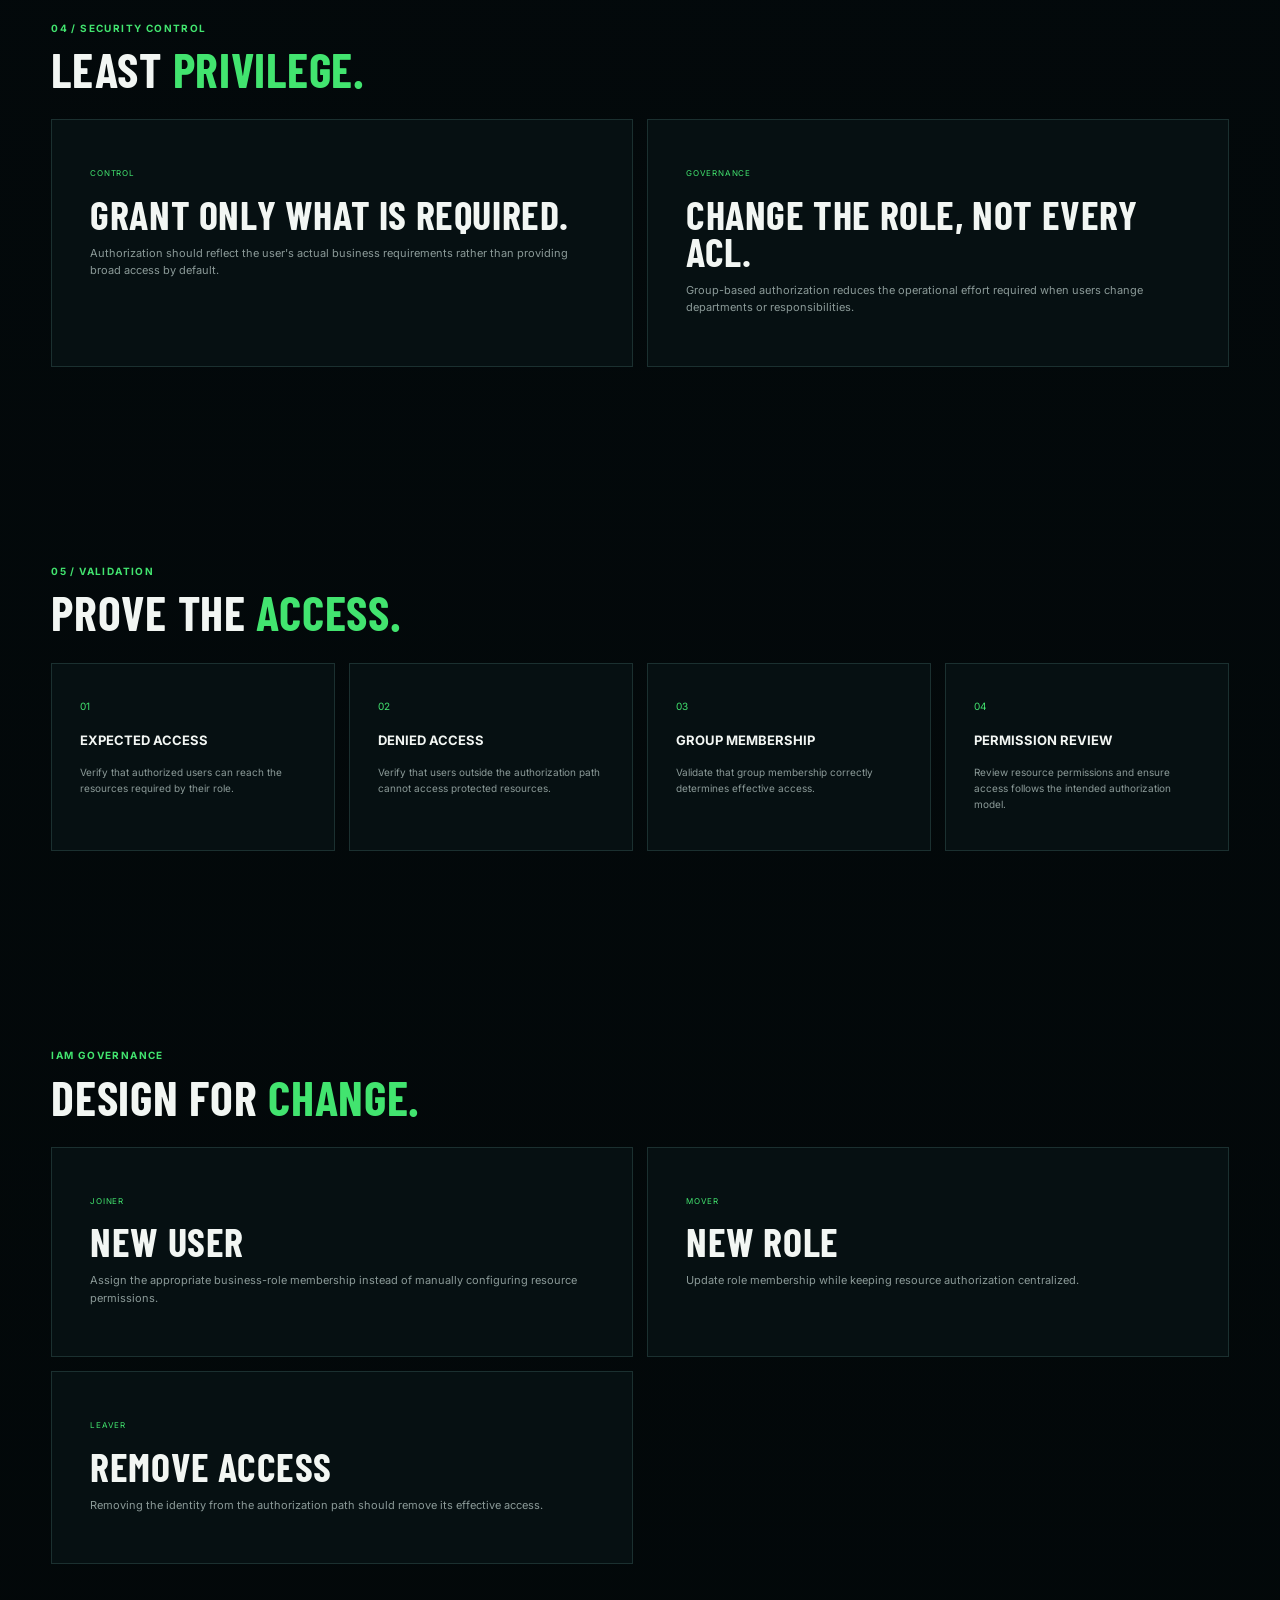
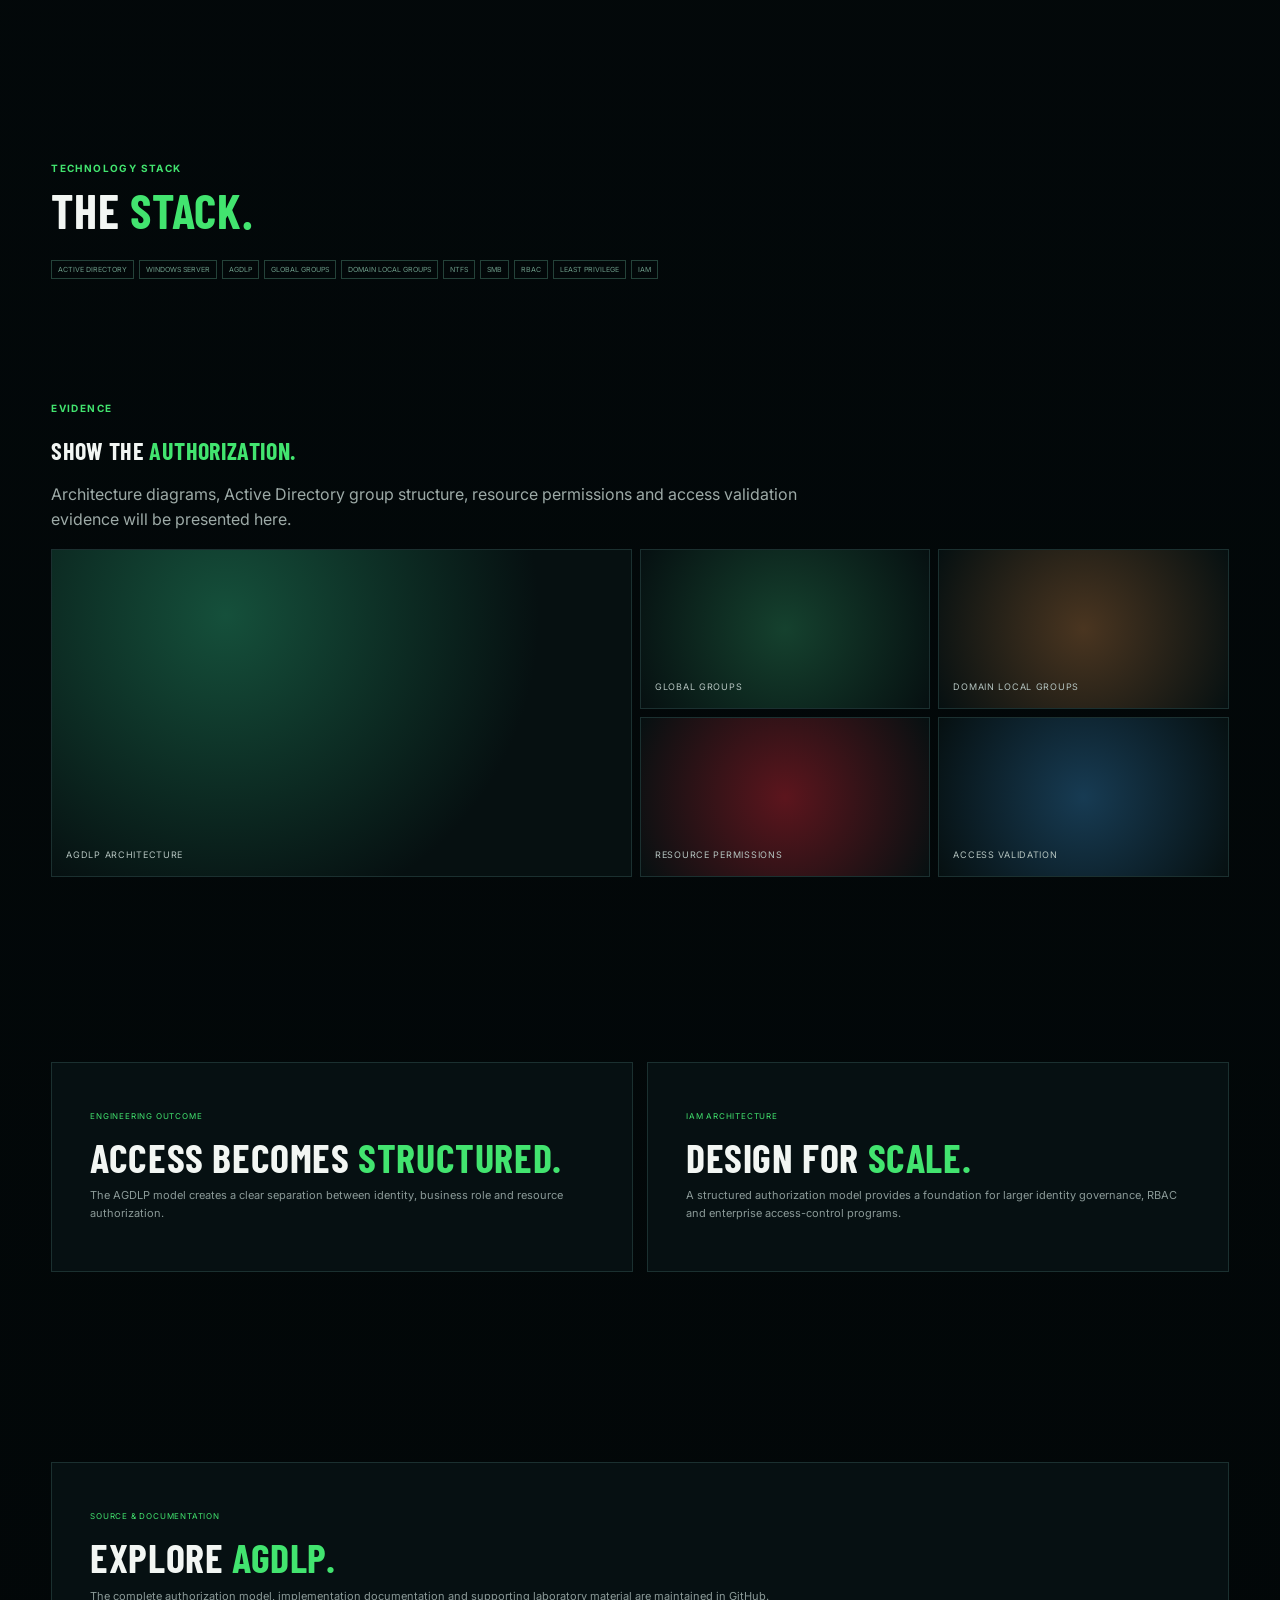
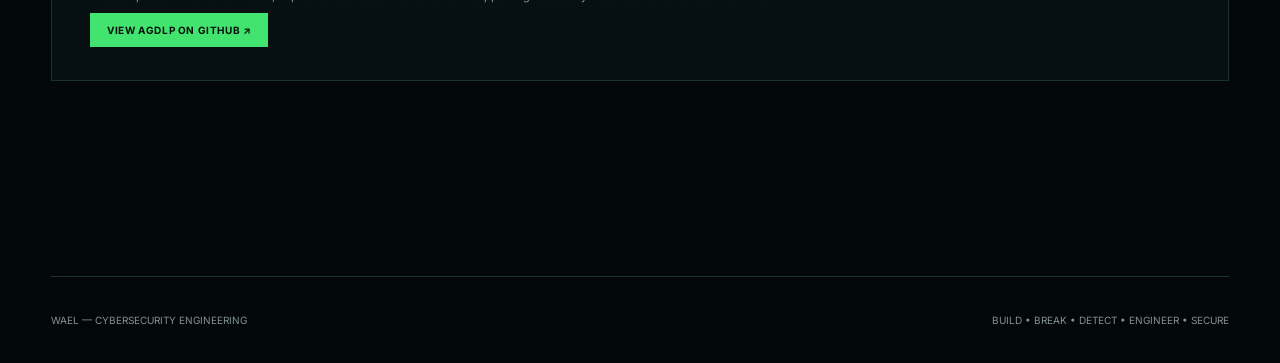
<file: projects/agdlp.html>
<!DOCTYPE html>
<html lang="en">

<head>
<meta charset="UTF-8">
<meta name="viewport" content="width=device-width, initial-scale=1.0">

<title>AGDLP Enterprise Authorization | WAEL</title>

<link rel="stylesheet" href="../css/style.css">
</head>

<body>

<header class="nav">

    <a class="brand" href="../index.html">

        <span class="mark">W</span>

        <span>
            <b>WAEL</b>
            <small>CYBERSECURITY ENGINEERING</small>
        </span>

    </a>

    <nav>

        <a href="../index.html">HOME</a>
        <a class="active" href="../projects.html">WORK</a>
        <a href="../architecture.html">ARCHITECTURE</a>
        <a href="../labs.html">LABS</a>
        <a href="../about.html">ABOUT</a>

    </nav>

    <div class="nav-actions">

        <a
            class="github"
            href="https://github.com/wael-sktch"
            target="_blank">

            GITHUB ↗

        </a>

    </div>

</header>


<main class="page container">


<!-- HERO -->

<section>

    <span class="eyebrow">
        04 / IAM / ACTIVE DIRECTORY / AUTHORIZATION
    </span>

    <h1 class="page-title">
        AGDLP <span>AUTHORIZATION.</span>
    </h1>

    <p class="lead">

        An enterprise authorization laboratory demonstrating
        structured Active Directory access management using
        the AGDLP model: Accounts, Global groups, Domain Local
        groups and Permissions.

    </p>

    <div class="actions">

        <a
            class="btn primary"
            href="https://github.com/wael-sktch/AGDLP-Enterprise-Authorization-Model"
            target="_blank">

            VIEW GITHUB ↗

        </a>

        <a
            class="btn"
            href="../projects.html">

            ALL PROJECTS →

        </a>

    </div>

</section>



<!-- PROBLEM -->

<section class="section">

    <div class="section-head">

        <div>

            <span class="eyebrow">
                AUTHORIZATION PROBLEM
            </span>

            <h2>
                ACCESS WITHOUT <span>CHAOS.</span>
            </h2>

        </div>

    </div>


    <div class="split">

        <div class="philosophy">

            <span class="tag">
                THE PROBLEM
            </span>

            <h2>
                DIRECT
                PERMISSIONS
                DON'T SCALE.
            </h2>

            <p>

                Assigning permissions directly to individual
                users creates administrative overhead and
                makes access difficult to understand and
                maintain.

            </p>

        </div>


        <div class="philosophy">

            <span class="tag">
                THE MODEL
            </span>

            <h2>
                SEPARATE
                IDENTITY
                FROM ACCESS.
            </h2>

            <p>

                AGDLP introduces structured group layers
                between users and protected resources,
                creating a repeatable authorization model.

            </p>

        </div>

    </div>

</section>



<!-- AGDLP -->

<section class="section">

    <div class="section-head">

        <div>

            <span class="eyebrow">
                AUTHORIZATION MODEL
            </span>

            <h2>
                ACCOUNT → GLOBAL → DOMAIN LOCAL → <span>PERMISSION.</span>
            </h2>

        </div>

    </div>


    <div class="flow">

        <b>ACCOUNT</b>

        <i>→</i>

        <b>GLOBAL GROUP</b>

        <i>→</i>

        <b>DOMAIN LOCAL GROUP</b>

        <i>→</i>

        <b>RESOURCE PERMISSION</b>

    </div>

</section>



<!-- FOUR LAYERS -->

<section class="section">

    <div class="section-head">

        <div>

            <span class="eyebrow">
                01 / THE FOUR LAYERS
            </span>

            <h2>
                BUILD THE <span>CHAIN.</span>
            </h2>

        </div>

    </div>


    <div class="principles">


        <div>

            <span>A</span>

            <h3>
                ACCOUNTS
            </h3>

            <p>

                User identities represent the people or
                service identities that require access.

            </p>

        </div>


        <div>

            <span>G</span>

            <h3>
                GLOBAL GROUPS
            </h3>

            <p>

                Global groups represent role or business
                membership and collect users with similar
                responsibilities.

            </p>

        </div>


        <div>

            <span>DL</span>

            <h3>
                DOMAIN LOCAL GROUPS
            </h3>

            <p>

                Domain Local groups represent access to
                specific resources or permission scopes.

            </p>

        </div>


        <div>

            <span>P</span>

            <h3>
                PERMISSIONS
            </h3>

            <p>

                Permissions are assigned to the resource
                through the appropriate authorization group.

            </p>

        </div>


    </div>

</section>



<!-- ARCHITECTURE -->

<section class="section">

    <div class="section-head">

        <div>

            <span class="eyebrow">
                02 / AUTHORIZATION ARCHITECTURE
            </span>

            <h2>
                IDENTITY → <span>AUTHORIZATION.</span>
            </h2>

        </div>

    </div>


    <div class="architecture-preview">


        <div class="arch-copy">

            <span class="tag">
                ENTERPRISE ACCESS MODEL
            </span>

            <h2>
                USERS SHOULD
                NOT NEED TO
                KNOW PERMISSIONS.
            </h2>

            <p>

                Users are associated with business roles,
                while resource access is represented by
                authorization groups.

            </p>


            <ul>

                <li>User accounts represent identity</li>

                <li>Global groups represent roles</li>

                <li>Domain Local groups represent resources</li>

                <li>Permissions are assigned to resources</li>

                <li>Access is inherited through group membership</li>

            </ul>

        </div>


        <div class="architecture-map">


            <div class="cloud">

                USERS

                <small>
                    ACCOUNTS
                </small>

            </div>


            <div class="fw">

                GLOBAL GROUPS

                <small>
                    BUSINESS ROLES
                </small>

            </div>


            <div class="node n1">

                DOMAIN LOCAL

                <small>
                    RESOURCE ACCESS
                </small>

            </div>


            <div class="node n2">

                FILE SERVER

                <small>
                    RESOURCE
                </small>

            </div>


            <div class="node n3">

                NTFS / SHARE

                <small>
                    PERMISSIONS
                </small>

            </div>


        </div>

    </div>

</section>



<!-- ROLE DESIGN -->

<section class="section">

    <div class="section-head">

        <div>

            <span class="eyebrow">
                03 / ROLE ENGINEERING
            </span>

            <h2>
                ACCESS FOLLOWS <span>ROLE.</span>
            </h2>

        </div>

    </div>


    <div class="principles">


        <div>

            <span>IDENTITY</span>

            <h3>
                USER ACCOUNT
            </h3>

            <p>

                The account identifies the individual
                requesting access.

            </p>

        </div>


        <div>

            <span>BUSINESS</span>

            <h3>
                ROLE
            </h3>

            <p>

                The user's business function determines
                the appropriate role membership.

            </p>

        </div>


        <div>

            <span>AUTHORIZATION</span>

            <h3>
                ACCESS GROUP
            </h3>

            <p>

                The authorization layer determines which
                protected resources can be accessed.

            </p>

        </div>


        <div>

            <span>RESOURCE</span>

            <h3>
                PERMISSION
            </h3>

            <p>

                The resource receives permissions through
                the designated authorization group.

            </p>

        </div>


    </div>

</section>



<!-- LEAST PRIVILEGE -->

<section class="section">

    <div class="section-head">

        <div>

            <span class="eyebrow">
                04 / SECURITY CONTROL
            </span>

            <h2>
                LEAST <span>PRIVILEGE.</span>
            </h2>

        </div>

    </div>


    <div class="split">


        <div class="philosophy">

            <span class="tag">
                CONTROL
            </span>

            <h2>
                GRANT
                ONLY WHAT
                IS REQUIRED.
            </h2>

            <p>

                Authorization should reflect the user's
                actual business requirements rather than
                providing broad access by default.

            </p>

        </div>


        <div class="philosophy">

            <span class="tag">
                GOVERNANCE
            </span>

            <h2>
                CHANGE
                THE ROLE,
                NOT EVERY ACL.
            </h2>

            <p>

                Group-based authorization reduces the
                operational effort required when users
                change departments or responsibilities.

            </p>

        </div>


    </div>

</section>



<!-- VALIDATION -->

<section class="section">

    <div class="section-head">

        <div>

            <span class="eyebrow">
                05 / VALIDATION
            </span>

            <h2>
                PROVE THE <span>ACCESS.</span>
            </h2>

        </div>

    </div>


    <div class="principles">


        <div>

            <span>01</span>

            <h3>
                EXPECTED ACCESS
            </h3>

            <p>

                Verify that authorized users can reach
                the resources required by their role.

            </p>

        </div>


        <div>

            <span>02</span>

            <h3>
                DENIED ACCESS
            </h3>

            <p>

                Verify that users outside the authorization
                path cannot access protected resources.

            </p>

        </div>


        <div>

            <span>03</span>

            <h3>
                GROUP MEMBERSHIP
            </h3>

            <p>

                Validate that group membership correctly
                determines effective access.

            </p>

        </div>


        <div>

            <span>04</span>

            <h3>
                PERMISSION REVIEW
            </h3>

            <p>

                Review resource permissions and ensure
                access follows the intended authorization model.

            </p>

        </div>


    </div>

</section>



<!-- IAM GOVERNANCE -->

<section class="section">

    <div class="section-head">

        <div>

            <span class="eyebrow">
                IAM GOVERNANCE
            </span>

            <h2>
                DESIGN FOR <span>CHANGE.</span>
            </h2>

        </div>

    </div>


    <div class="split">


        <div class="philosophy">

            <span class="tag">
                JOINER
            </span>

            <h2>
                NEW USER
            </h2>

            <p>

                Assign the appropriate business-role
                membership instead of manually configuring
                resource permissions.

            </p>

        </div>


        <div class="philosophy">

            <span class="tag">
                MOVER
            </span>

            <h2>
                NEW ROLE
            </h2>

            <p>

                Update role membership while keeping
                resource authorization centralized.

            </p>

        </div>


        <div class="philosophy">

            <span class="tag">
                LEAVER
            </span>

            <h2>
                REMOVE ACCESS
            </h2>

            <p>

                Removing the identity from the authorization
                path should remove its effective access.

            </p>

        </div>


    </div>

</section>



<!-- TECHNOLOGY -->

<section class="section">

    <div class="section-head">

        <div>

            <span class="eyebrow">
                TECHNOLOGY STACK
            </span>

            <h2>
                THE <span>STACK.</span>
            </h2>

        </div>

    </div>


    <div class="chips">

        <i>ACTIVE DIRECTORY</i>
        <i>WINDOWS SERVER</i>
        <i>AGDLP</i>
        <i>GLOBAL GROUPS</i>
        <i>DOMAIN LOCAL GROUPS</i>
        <i>NTFS</i>
        <i>SMB</i>
        <i>RBAC</i>
        <i>LEAST PRIVILEGE</i>
        <i>IAM</i>

    </div>

</section>



<!-- EVIDENCE -->

<section class="gallery container">

    <span class="eyebrow">
        EVIDENCE
    </span>

    <h2>
        SHOW THE <span>AUTHORIZATION.</span>
    </h2>

    <p class="lead">

        Architecture diagrams, Active Directory group
        structure, resource permissions and access
        validation evidence will be presented here.

    </p>


    <div class="gallery-grid">

        <div class="shot one">
            AGDLP ARCHITECTURE
        </div>

        <div class="shot two">
            GLOBAL GROUPS
        </div>

        <div class="shot three">
            DOMAIN LOCAL GROUPS
        </div>

        <div class="shot four">
            RESOURCE PERMISSIONS
        </div>

        <div class="shot five">
            ACCESS VALIDATION
        </div>

    </div>

</section>



<!-- OUTCOME -->

<section class="section">

    <div class="split">


        <div class="philosophy">

            <span class="tag">
                ENGINEERING OUTCOME
            </span>

            <h2>
                ACCESS
                BECOMES
                <span>STRUCTURED.</span>
            </h2>

            <p>

                The AGDLP model creates a clear separation
                between identity, business role and resource
                authorization.

            </p>

        </div>


        <div class="philosophy">

            <span class="tag">
                IAM ARCHITECTURE
            </span>

            <h2>
                DESIGN
                FOR
                <span>SCALE.</span>
            </h2>

            <p>

                A structured authorization model provides
                a foundation for larger identity governance,
                RBAC and enterprise access-control programs.

            </p>

        </div>


    </div>

</section>



<!-- GITHUB -->

<section class="section">

    <div class="philosophy">

        <span class="tag">
            SOURCE & DOCUMENTATION
        </span>

        <h2>
            EXPLORE <span>AGDLP.</span>
        </h2>

        <p>

            The complete authorization model,
            implementation documentation and
            supporting laboratory material are
            maintained in GitHub.

        </p>


        <a
            class="btn primary"
            href="https://github.com/wael-sktch/AGDLP-Enterprise-Authorization-Model"
            target="_blank">

            VIEW AGDLP ON GITHUB ↗

        </a>

    </div>

</section>


</main>


<footer class="footer container">

    <span>
        WAEL — CYBERSECURITY ENGINEERING
    </span>

    <span>
        BUILD • BREAK • DETECT • ENGINEER • SECURE
    </span>

</footer>


<script src="../js/main.js"></script>

</body>

</html>
</file>
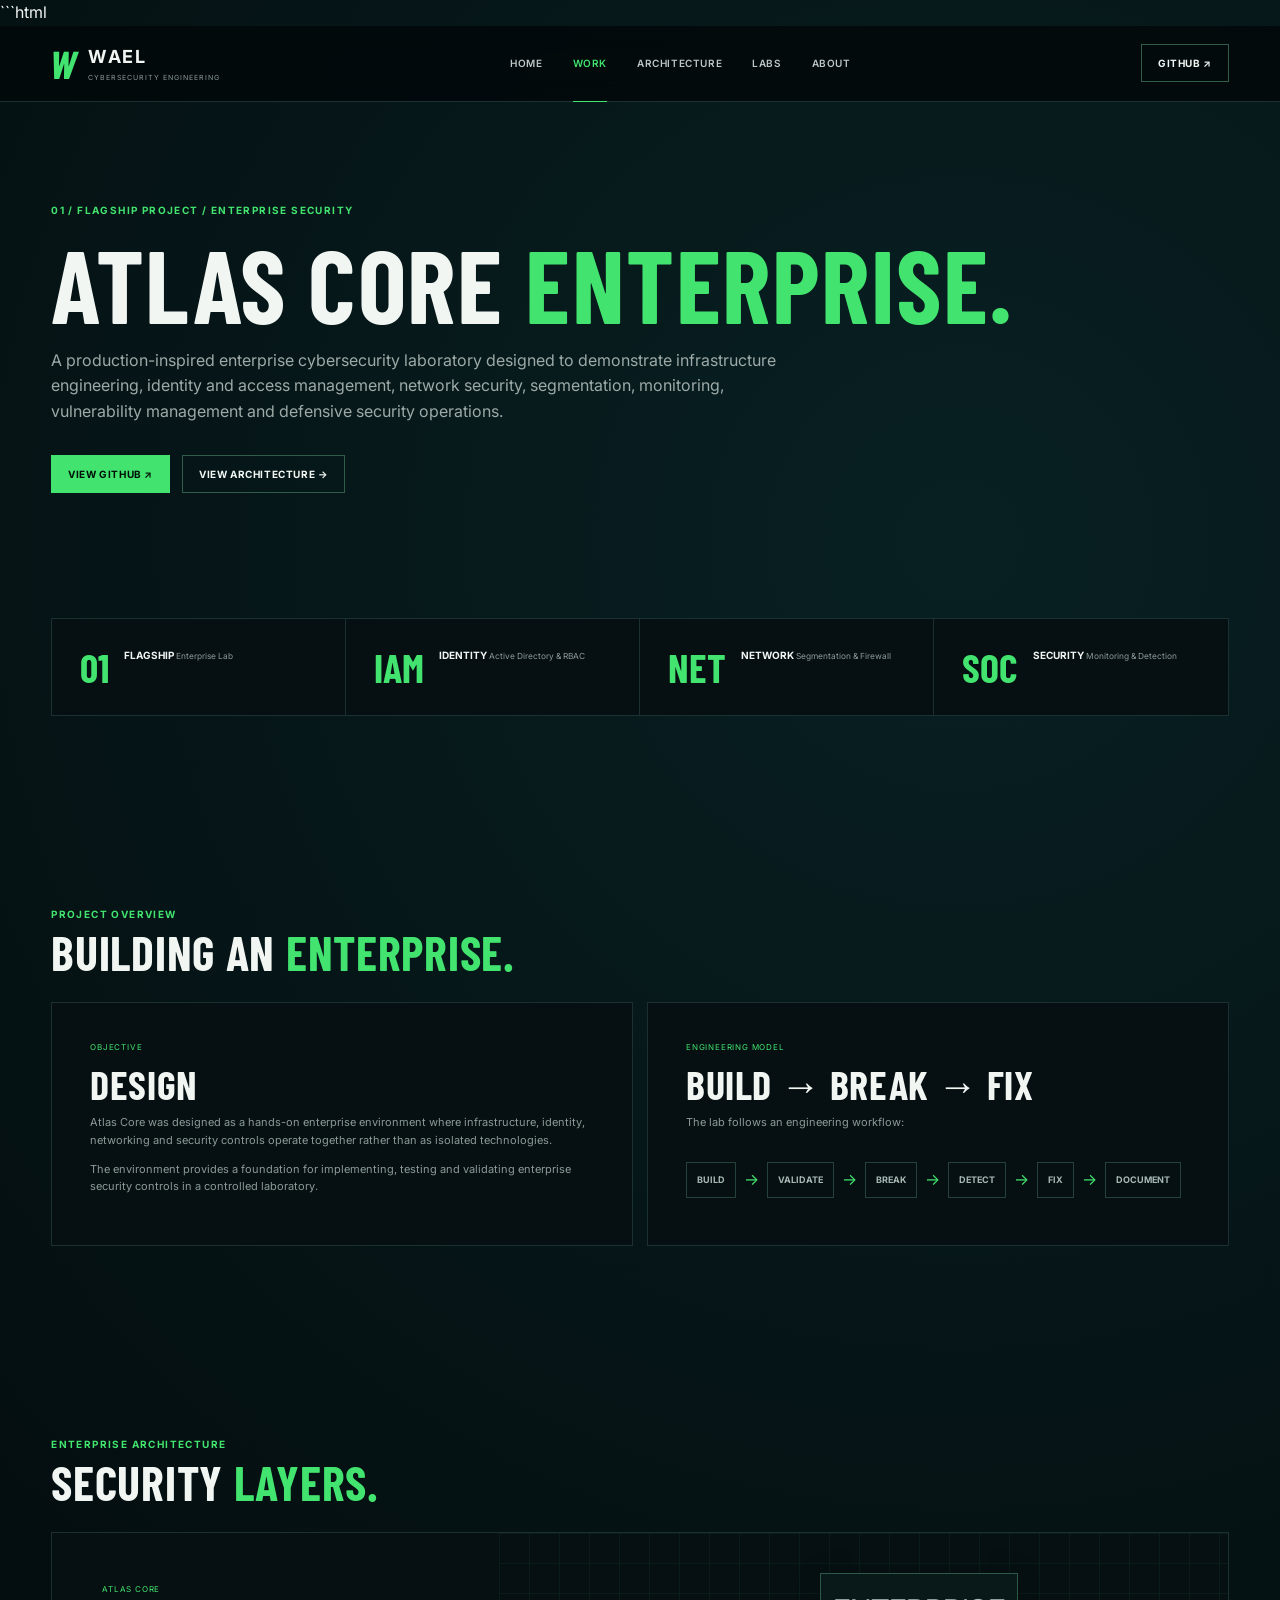
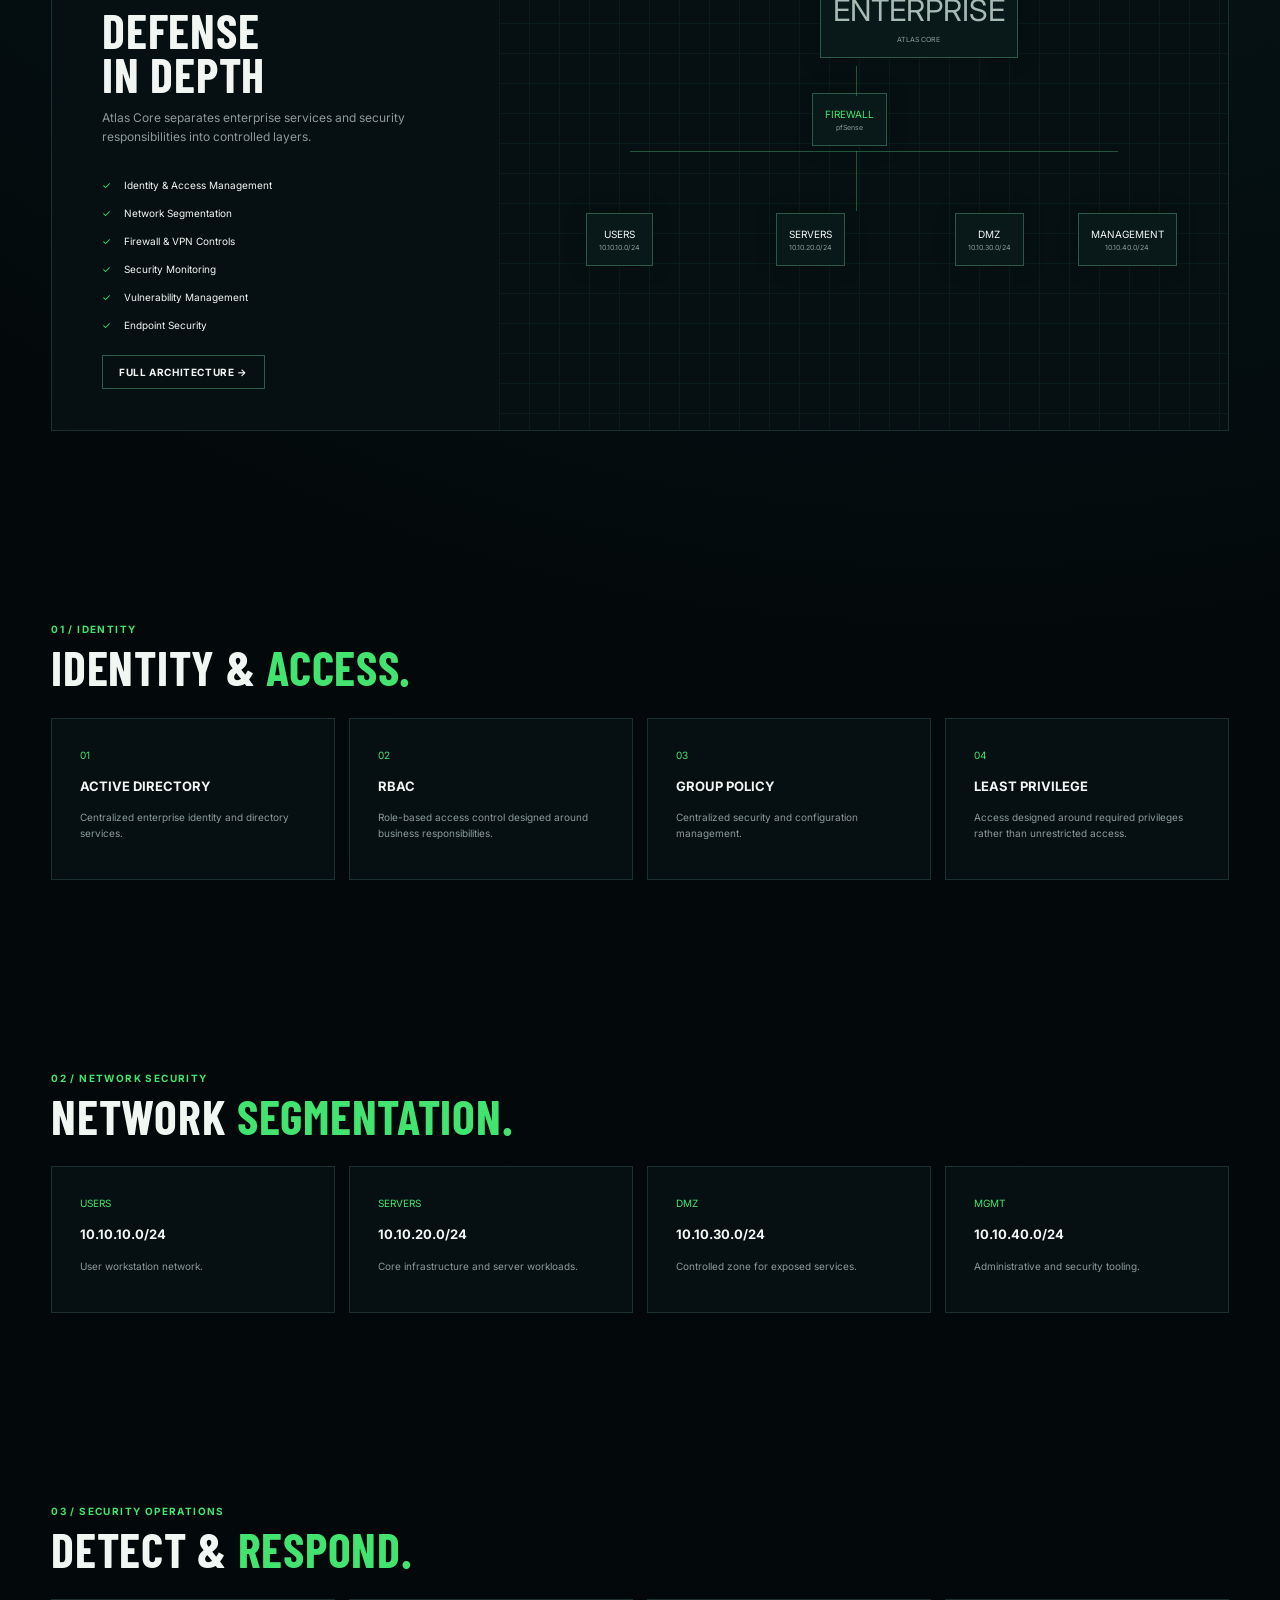
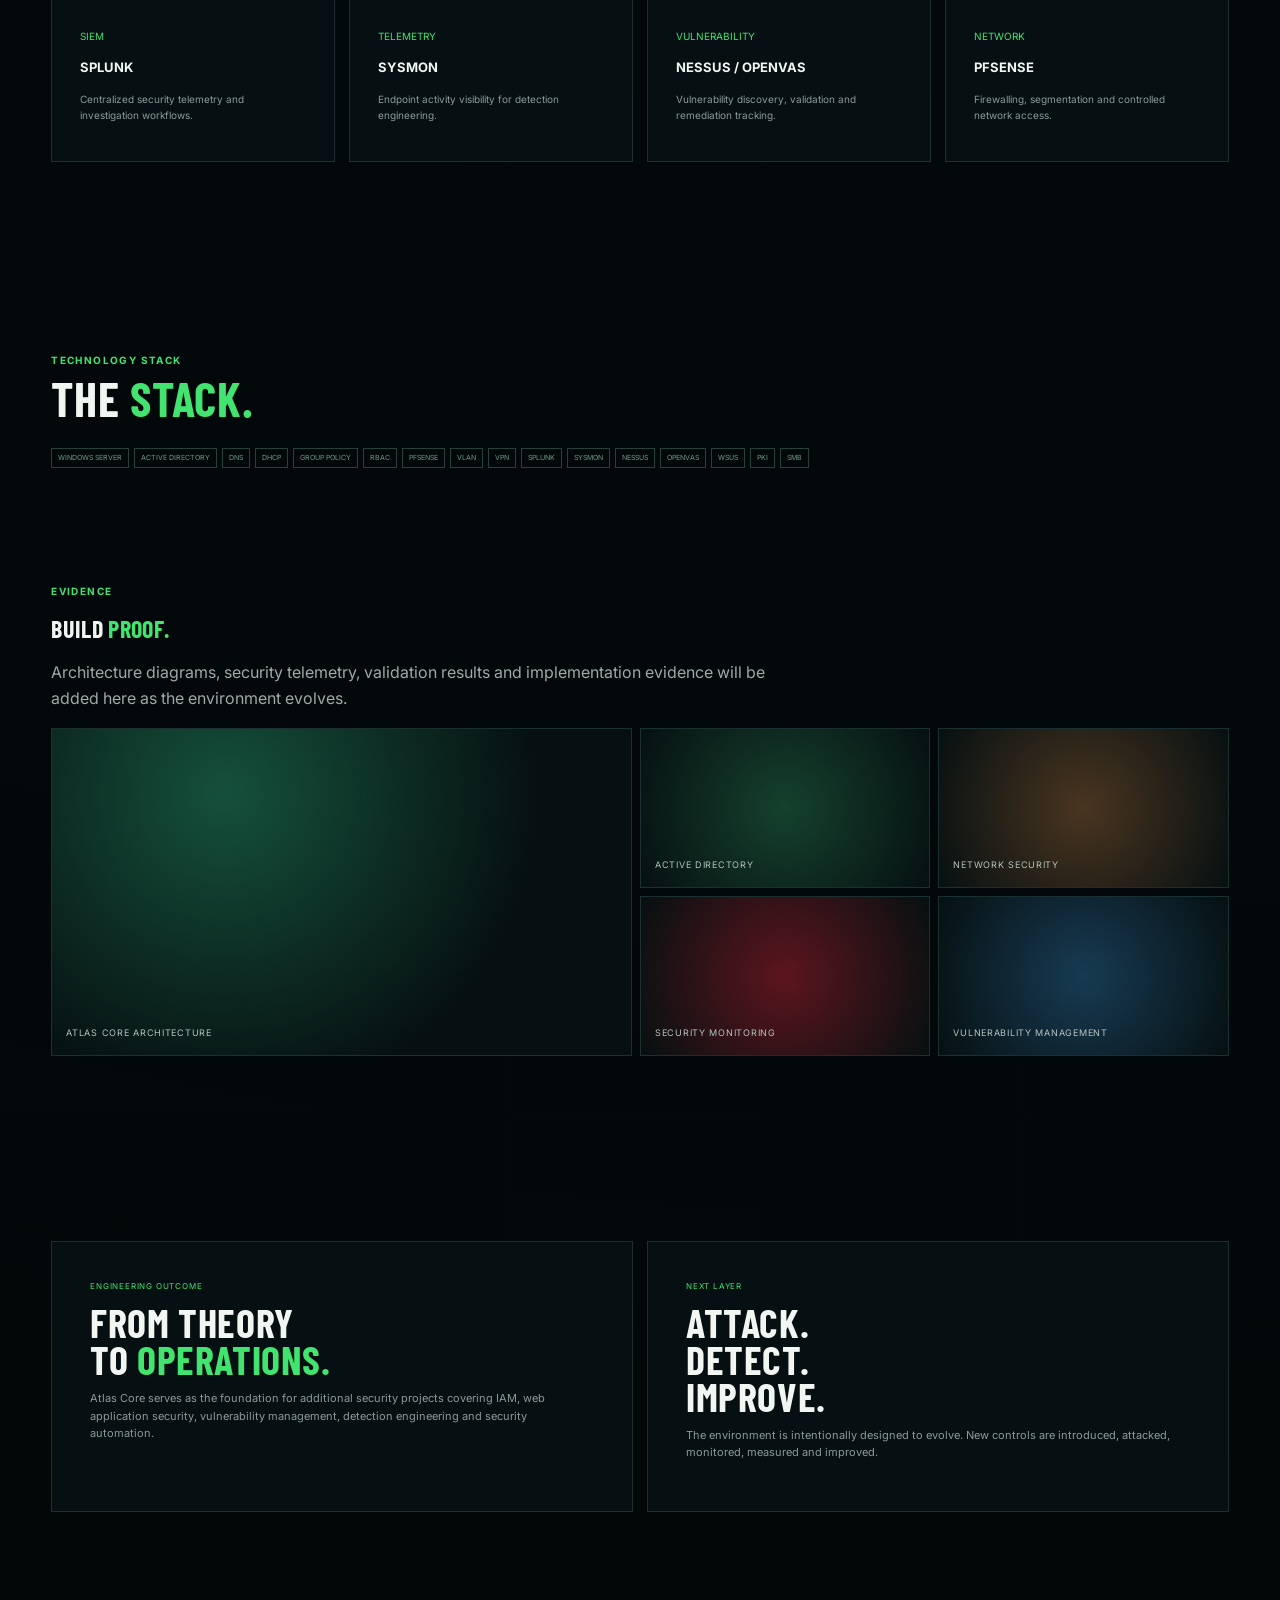
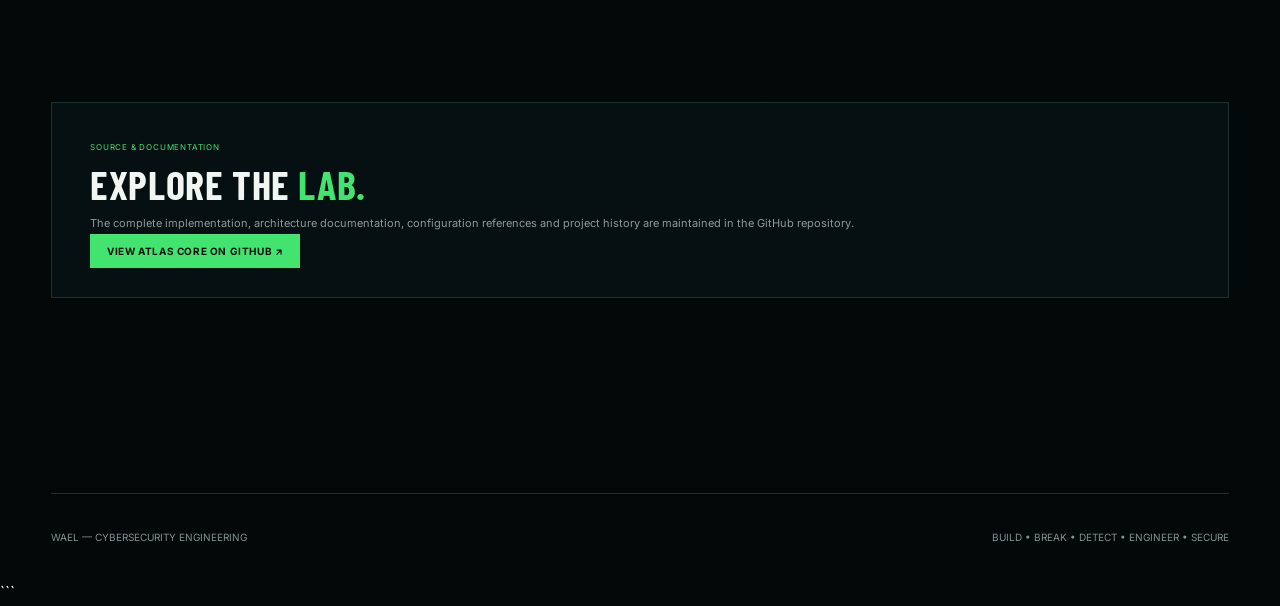
<file: projects/atlas-core.html>
```html
<!DOCTYPE html>
<html lang="en">

<head>
<meta charset="UTF-8">
<meta name="viewport" content="width=device-width, initial-scale=1.0">

<title>Atlas Core Enterprise | WAEL</title>

<link rel="stylesheet" href="../css/style.css">
</head>


<body>


<header class="nav">

    <a class="brand" href="../index.html">

        <span class="mark">W</span>

        <span>
            <b>WAEL</b>
            <small>CYBERSECURITY ENGINEERING</small>
        </span>

    </a>


    <nav>

        <a href="../index.html">
            HOME
        </a>

        <a class="active" href="../projects.html">
            WORK
        </a>

        <a href="../architecture.html">
            ARCHITECTURE
        </a>

        <a href="../labs.html">
            LABS
        </a>

        <a href="../about.html">
            ABOUT
        </a>

    </nav>


    <div class="nav-actions">

        <a
            class="github"
            href="https://github.com/wael-sktch"
            target="_blank">

            GITHUB ↗

        </a>

    </div>

</header>



<main class="page container">


    <!-- HERO -->

    <section>

        <span class="eyebrow">
            01 / FLAGSHIP PROJECT / ENTERPRISE SECURITY
        </span>


        <h1 class="page-title">
            ATLAS CORE <span>ENTERPRISE.</span>
        </h1>


        <p class="lead">

            A production-inspired enterprise cybersecurity laboratory
            designed to demonstrate infrastructure engineering,
            identity and access management, network security,
            segmentation, monitoring, vulnerability management
            and defensive security operations.

        </p>


        <div class="actions">

            <a
                class="btn primary"
                href="https://github.com/wael-sktch/atlas-core-enterprise"
                target="_blank">

                VIEW GITHUB ↗

            </a>


            <a
                class="btn"
                href="../architecture.html">

                VIEW ARCHITECTURE →

            </a>

        </div>

    </section>



    <!-- PROJECT METRICS -->

    <section class="section">

        <div class="metrics">


            <div>

                <strong>01</strong>

                <span>
                    FLAGSHIP
                    <small>Enterprise Lab</small>
                </span>

            </div>


            <div>

                <strong>IAM</strong>

                <span>
                    IDENTITY
                    <small>Active Directory & RBAC</small>
                </span>

            </div>


            <div>

                <strong>NET</strong>

                <span>
                    NETWORK
                    <small>Segmentation & Firewall</small>
                </span>

            </div>


            <div>

                <strong>SOC</strong>

                <span>
                    SECURITY
                    <small>Monitoring & Detection</small>
                </span>

            </div>


        </div>

    </section>



    <!-- OVERVIEW -->

    <section class="section">

        <div class="section-head">

            <div>

                <span class="eyebrow">
                    PROJECT OVERVIEW
                </span>

                <h2>
                    BUILDING AN <span>ENTERPRISE.</span>
                </h2>

            </div>

        </div>


        <div class="split">


            <div class="philosophy">

                <span class="tag">
                    OBJECTIVE
                </span>

                <h2>
                    DESIGN
                </h2>

                <p>

                    Atlas Core was designed as a hands-on enterprise
                    environment where infrastructure, identity,
                    networking and security controls operate together
                    rather than as isolated technologies.

                </p>


                <p>

                    The environment provides a foundation for
                    implementing, testing and validating enterprise
                    security controls in a controlled laboratory.

                </p>

            </div>



            <div class="philosophy">

                <span class="tag">
                    ENGINEERING MODEL
                </span>

                <h2>
                    BUILD → BREAK → FIX
                </h2>

                <p>

                    The lab follows an engineering workflow:

                </p>


                <div class="flow">

                    <b>BUILD</b>

                    <i>→</i>

                    <b>VALIDATE</b>

                    <i>→</i>

                    <b>BREAK</b>

                    <i>→</i>

                    <b>DETECT</b>

                    <i>→</i>

                    <b>FIX</b>

                    <i>→</i>

                    <b>DOCUMENT</b>

                </div>

            </div>


        </div>

    </section>



    <!-- ARCHITECTURE -->

    <section class="section">

        <div class="section-head">

            <div>

                <span class="eyebrow">
                    ENTERPRISE ARCHITECTURE
                </span>

                <h2>
                    SECURITY <span>LAYERS.</span>
                </h2>

            </div>

        </div>


        <div class="architecture-preview">


            <div class="arch-copy">

                <span class="tag">
                    ATLAS CORE
                </span>


                <h2>
                    DEFENSE<br>
                    IN DEPTH
                </h2>


                <p>

                    Atlas Core separates enterprise services
                    and security responsibilities into controlled
                    layers.

                </p>


                <ul>

                    <li>
                        Identity & Access Management
                    </li>

                    <li>
                        Network Segmentation
                    </li>

                    <li>
                        Firewall & VPN Controls
                    </li>

                    <li>
                        Security Monitoring
                    </li>

                    <li>
                        Vulnerability Management
                    </li>

                    <li>
                        Endpoint Security
                    </li>

                </ul>


                <a
                    class="btn"
                    href="../architecture.html">

                    FULL ARCHITECTURE →

                </a>

            </div>



            <div class="architecture-map">


                <div class="cloud">

                    ENTERPRISE

                    <small>
                        ATLAS CORE
                    </small>

                </div>


                <div class="fw">

                    FIREWALL

                    <small>
                        pfSense
                    </small>

                </div>


                <div class="node n1">

                    USERS

                    <small>
                        10.10.10.0/24
                    </small>

                </div>


                <div class="node n2">

                    SERVERS

                    <small>
                        10.10.20.0/24
                    </small>

                </div>


                <div class="node n3">

                    DMZ

                    <small>
                        10.10.30.0/24
                    </small>

                </div>


                <div class="node n4">

                    MANAGEMENT

                    <small>
                        10.10.40.0/24
                    </small>

                </div>


                <div class="line l1"></div>
                <div class="line l2"></div>
                <div class="line l3"></div>


            </div>

        </div>

    </section>



    <!-- IDENTITY -->

    <section class="section">

        <div class="section-head">

            <div>

                <span class="eyebrow">
                    01 / IDENTITY
                </span>

                <h2>
                    IDENTITY & <span>ACCESS.</span>
                </h2>

            </div>

        </div>


        <div class="principles">


            <div>

                <span>01</span>

                <h3>
                    ACTIVE DIRECTORY
                </h3>

                <p>
                    Centralized enterprise identity and
                    directory services.
                </p>

            </div>


            <div>

                <span>02</span>

                <h3>
                    RBAC
                </h3>

                <p>
                    Role-based access control designed
                    around business responsibilities.
                </p>

            </div>


            <div>

                <span>03</span>

                <h3>
                    GROUP POLICY
                </h3>

                <p>
                    Centralized security and configuration
                    management.
                </p>

            </div>


            <div>

                <span>04</span>

                <h3>
                    LEAST PRIVILEGE
                </h3>

                <p>
                    Access designed around required
                    privileges rather than unrestricted access.
                </p>

            </div>


        </div>

    </section>



    <!-- NETWORK -->

    <section class="section">

        <div class="section-head">

            <div>

                <span class="eyebrow">
                    02 / NETWORK SECURITY
                </span>

                <h2>
                    NETWORK <span>SEGMENTATION.</span>
                </h2>

            </div>

        </div>


        <div class="principles">


            <div>

                <span>USERS</span>

                <h3>
                    10.10.10.0/24
                </h3>

                <p>
                    User workstation network.
                </p>

            </div>


            <div>

                <span>SERVERS</span>

                <h3>
                    10.10.20.0/24
                </h3>

                <p>
                    Core infrastructure and server workloads.
                </p>

            </div>


            <div>

                <span>DMZ</span>

                <h3>
                    10.10.30.0/24
                </h3>

                <p>
                    Controlled zone for exposed services.
                </p>

            </div>


            <div>

                <span>MGMT</span>

                <h3>
                    10.10.40.0/24
                </h3>

                <p>
                    Administrative and security tooling.
                </p>

            </div>


        </div>

    </section>



    <!-- SECURITY OPERATIONS -->

    <section class="section">

        <div class="section-head">

            <div>

                <span class="eyebrow">
                    03 / SECURITY OPERATIONS
                </span>

                <h2>
                    DETECT & <span>RESPOND.</span>
                </h2>

            </div>

        </div>


        <div class="principles">


            <div>

                <span>SIEM</span>

                <h3>
                    SPLUNK
                </h3>

                <p>
                    Centralized security telemetry and
                    investigation workflows.
                </p>

            </div>


            <div>

                <span>TELEMETRY</span>

                <h3>
                    SYSMON
                </h3>

                <p>
                    Endpoint activity visibility for
                    detection engineering.
                </p>

            </div>


            <div>

                <span>VULNERABILITY</span>

                <h3>
                    NESSUS / OPENVAS
                </h3>

                <p>
                    Vulnerability discovery, validation
                    and remediation tracking.
                </p>

            </div>


            <div>

                <span>NETWORK</span>

                <h3>
                    PFSENSE
                </h3>

                <p>
                    Firewalling, segmentation and
                    controlled network access.
                </p>

            </div>


        </div>

    </section>



    <!-- TECHNOLOGIES -->

    <section class="section">

        <div class="section-head">

            <div>

                <span class="eyebrow">
                    TECHNOLOGY STACK
                </span>

                <h2>
                    THE <span>STACK.</span>
                </h2>

            </div>

        </div>


        <div class="chips">

            <i>WINDOWS SERVER</i>
            <i>ACTIVE DIRECTORY</i>
            <i>DNS</i>
            <i>DHCP</i>
            <i>GROUP POLICY</i>
            <i>RBAC</i>
            <i>PFSENSE</i>
            <i>VLAN</i>
            <i>VPN</i>
            <i>SPLUNK</i>
            <i>SYSMON</i>
            <i>NESSUS</i>
            <i>OPENVAS</i>
            <i>WSUS</i>
            <i>PKI</i>
            <i>SMB</i>

        </div>

    </section>



    <!-- EVIDENCE -->

    <section class="gallery container">

        <span class="eyebrow">
            EVIDENCE
        </span>


        <h2>
            BUILD <span>PROOF.</span>
        </h2>


        <p class="lead">

            Architecture diagrams, security telemetry,
            validation results and implementation evidence
            will be added here as the environment evolves.

        </p>


        <div class="gallery-grid">


            <div class="shot one">
                ATLAS CORE ARCHITECTURE
            </div>


            <div class="shot two">
                ACTIVE DIRECTORY
            </div>


            <div class="shot three">
                NETWORK SECURITY
            </div>


            <div class="shot four">
                SECURITY MONITORING
            </div>


            <div class="shot five">
                VULNERABILITY MANAGEMENT
            </div>


        </div>

    </section>



    <!-- ENGINEERING OUTCOME -->

    <section class="section">

        <div class="split">


            <div class="philosophy">

                <span class="tag">
                    ENGINEERING OUTCOME
                </span>

                <h2>
                    FROM THEORY<br>
                    TO <span>OPERATIONS.</span>
                </h2>

                <p>

                    Atlas Core serves as the foundation for
                    additional security projects covering IAM,
                    web application security, vulnerability
                    management, detection engineering and
                    security automation.

                </p>

            </div>


            <div class="philosophy">

                <span class="tag">
                    NEXT LAYER
                </span>

                <h2>
                    ATTACK.<br>
                    DETECT.<br>
                    IMPROVE.
                </h2>

                <p>

                    The environment is intentionally designed
                    to evolve. New controls are introduced,
                    attacked, monitored, measured and improved.

                </p>

            </div>


        </div>

    </section>



    <!-- GITHUB -->

    <section class="section">

        <div class="philosophy">

            <span class="tag">
                SOURCE & DOCUMENTATION
            </span>


            <h2>
                EXPLORE THE <span>LAB.</span>
            </h2>


            <p>

                The complete implementation, architecture
                documentation, configuration references and
                project history are maintained in the GitHub
                repository.

            </p>


            <a
                class="btn primary"
                href="https://github.com/wael-sktch/atlas-core-enterprise"
                target="_blank">

                VIEW ATLAS CORE ON GITHUB ↗

            </a>

        </div>

    </section>


</main>



<footer class="footer container">

    <span>
        WAEL — CYBERSECURITY ENGINEERING
    </span>

    <span>
        BUILD • BREAK • DETECT • ENGINEER • SECURE
    </span>

</footer>


<script src="../js/main.js"></script>

</body>

</html>
```
</file>
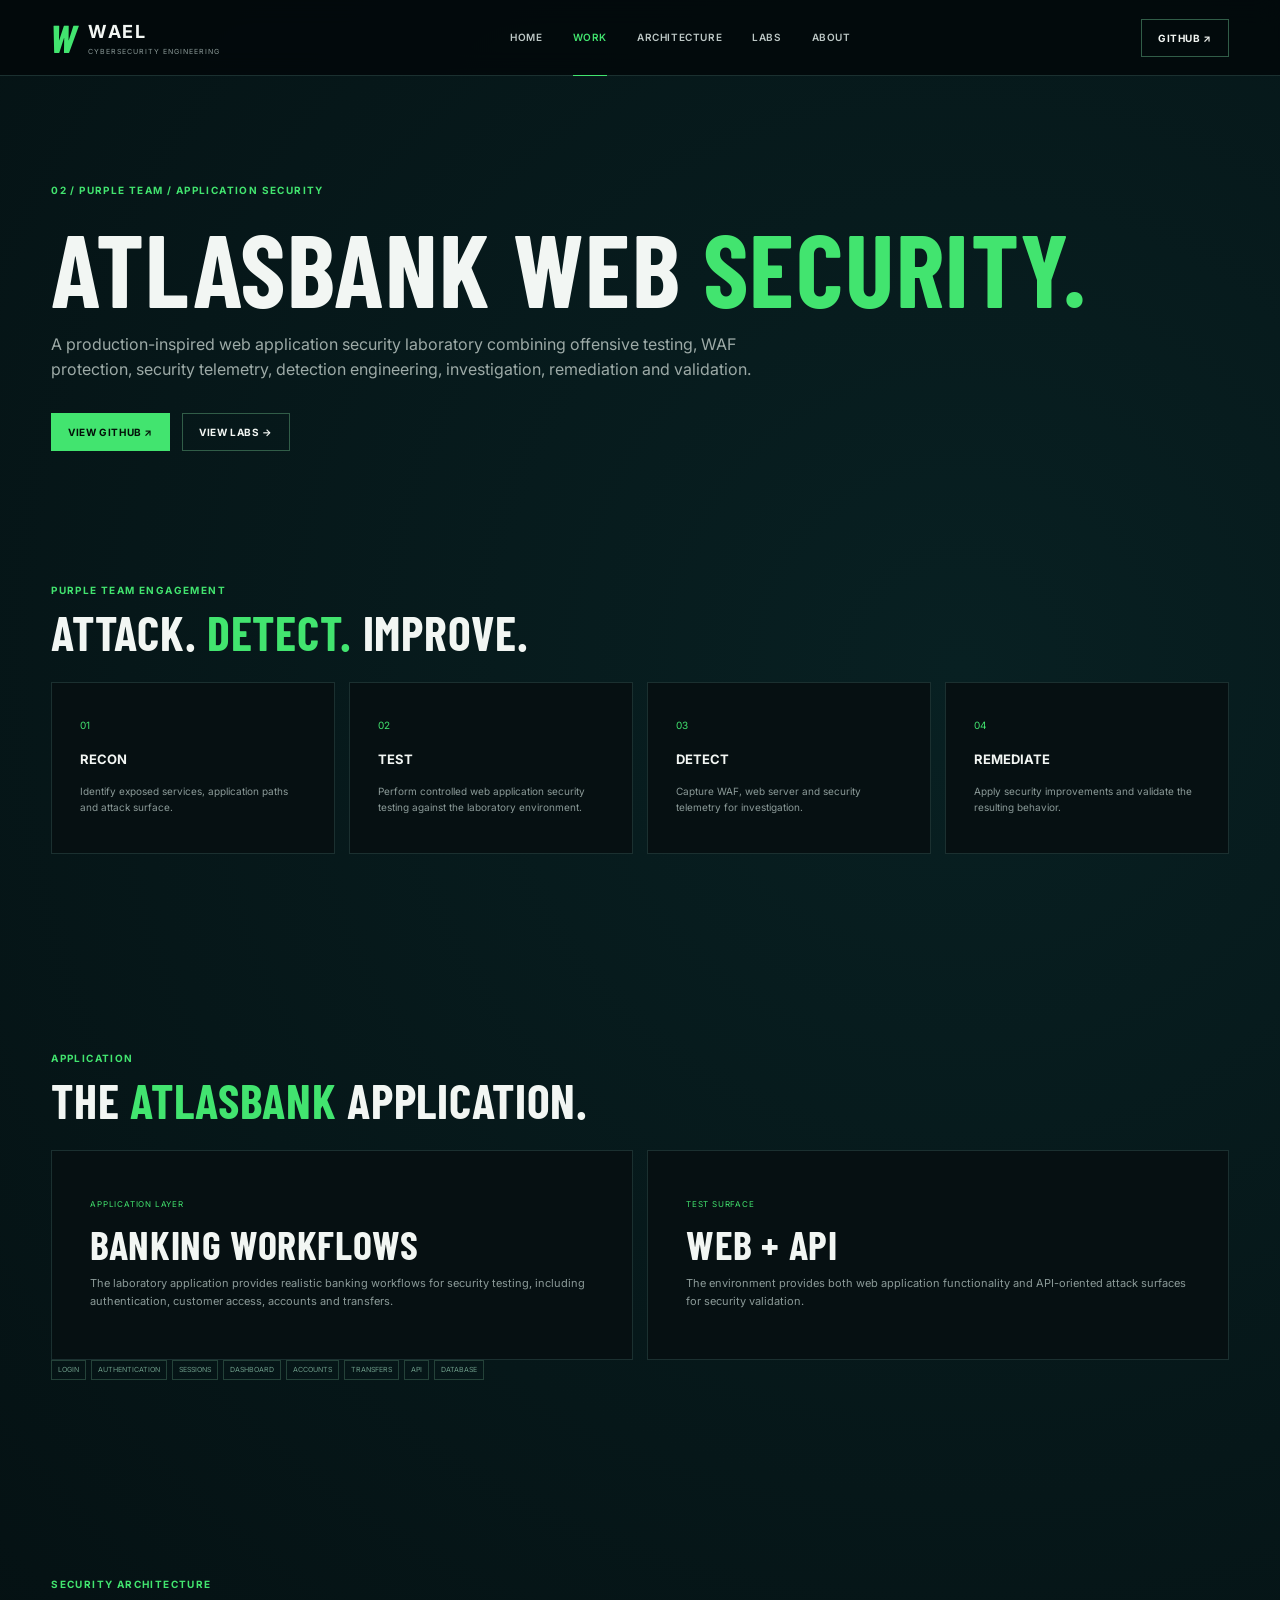
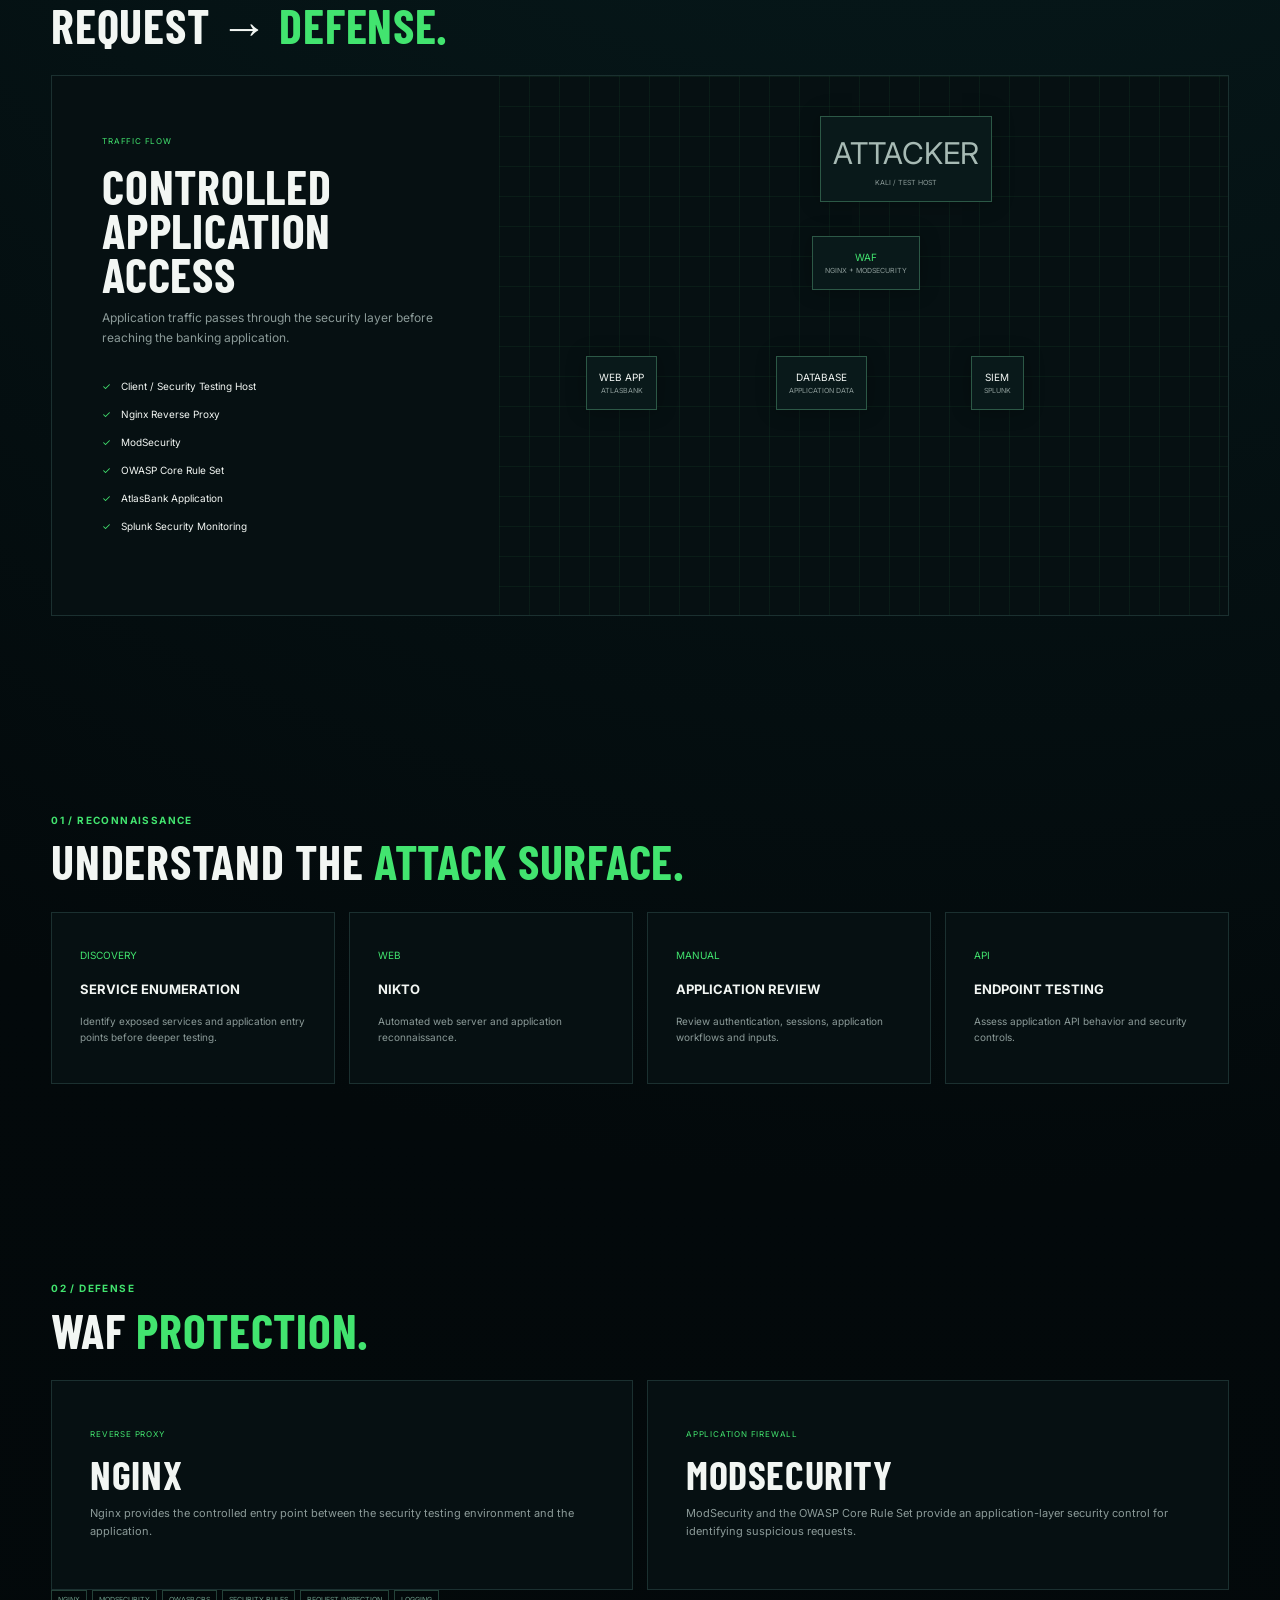
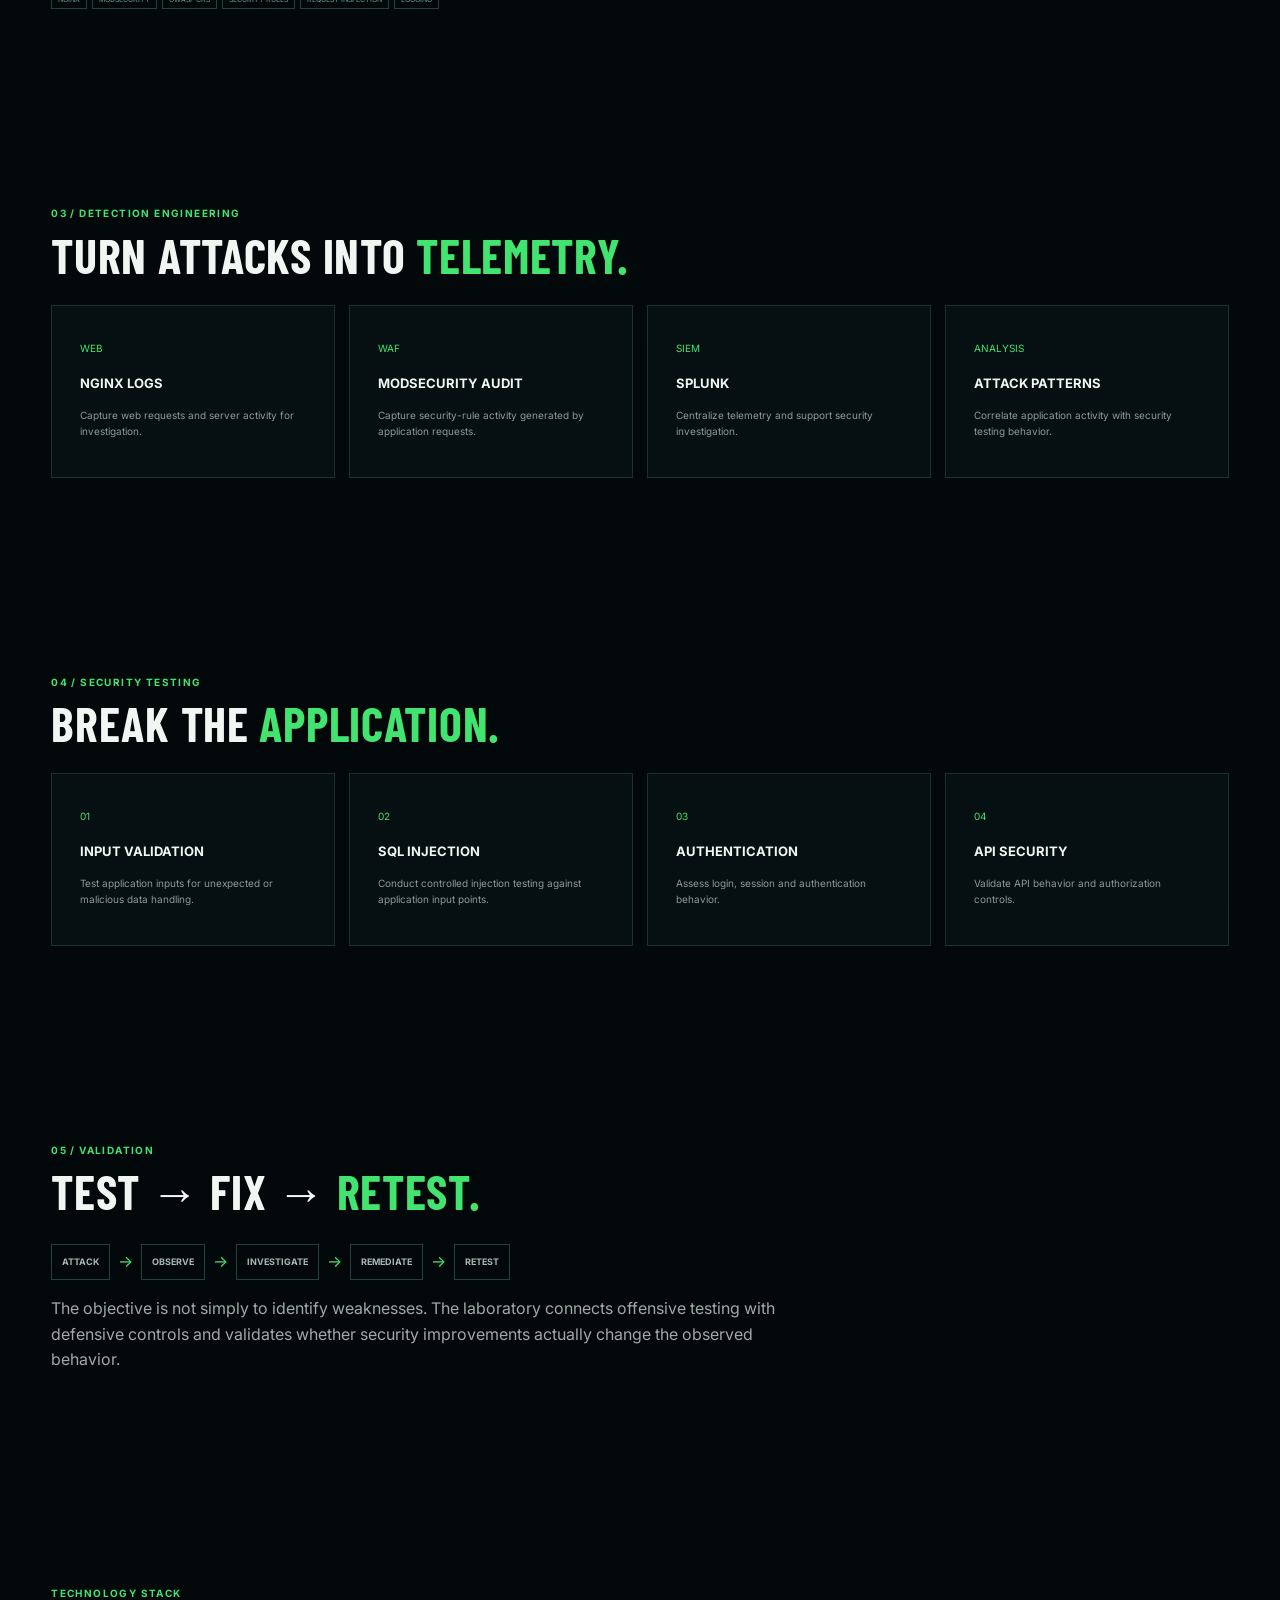
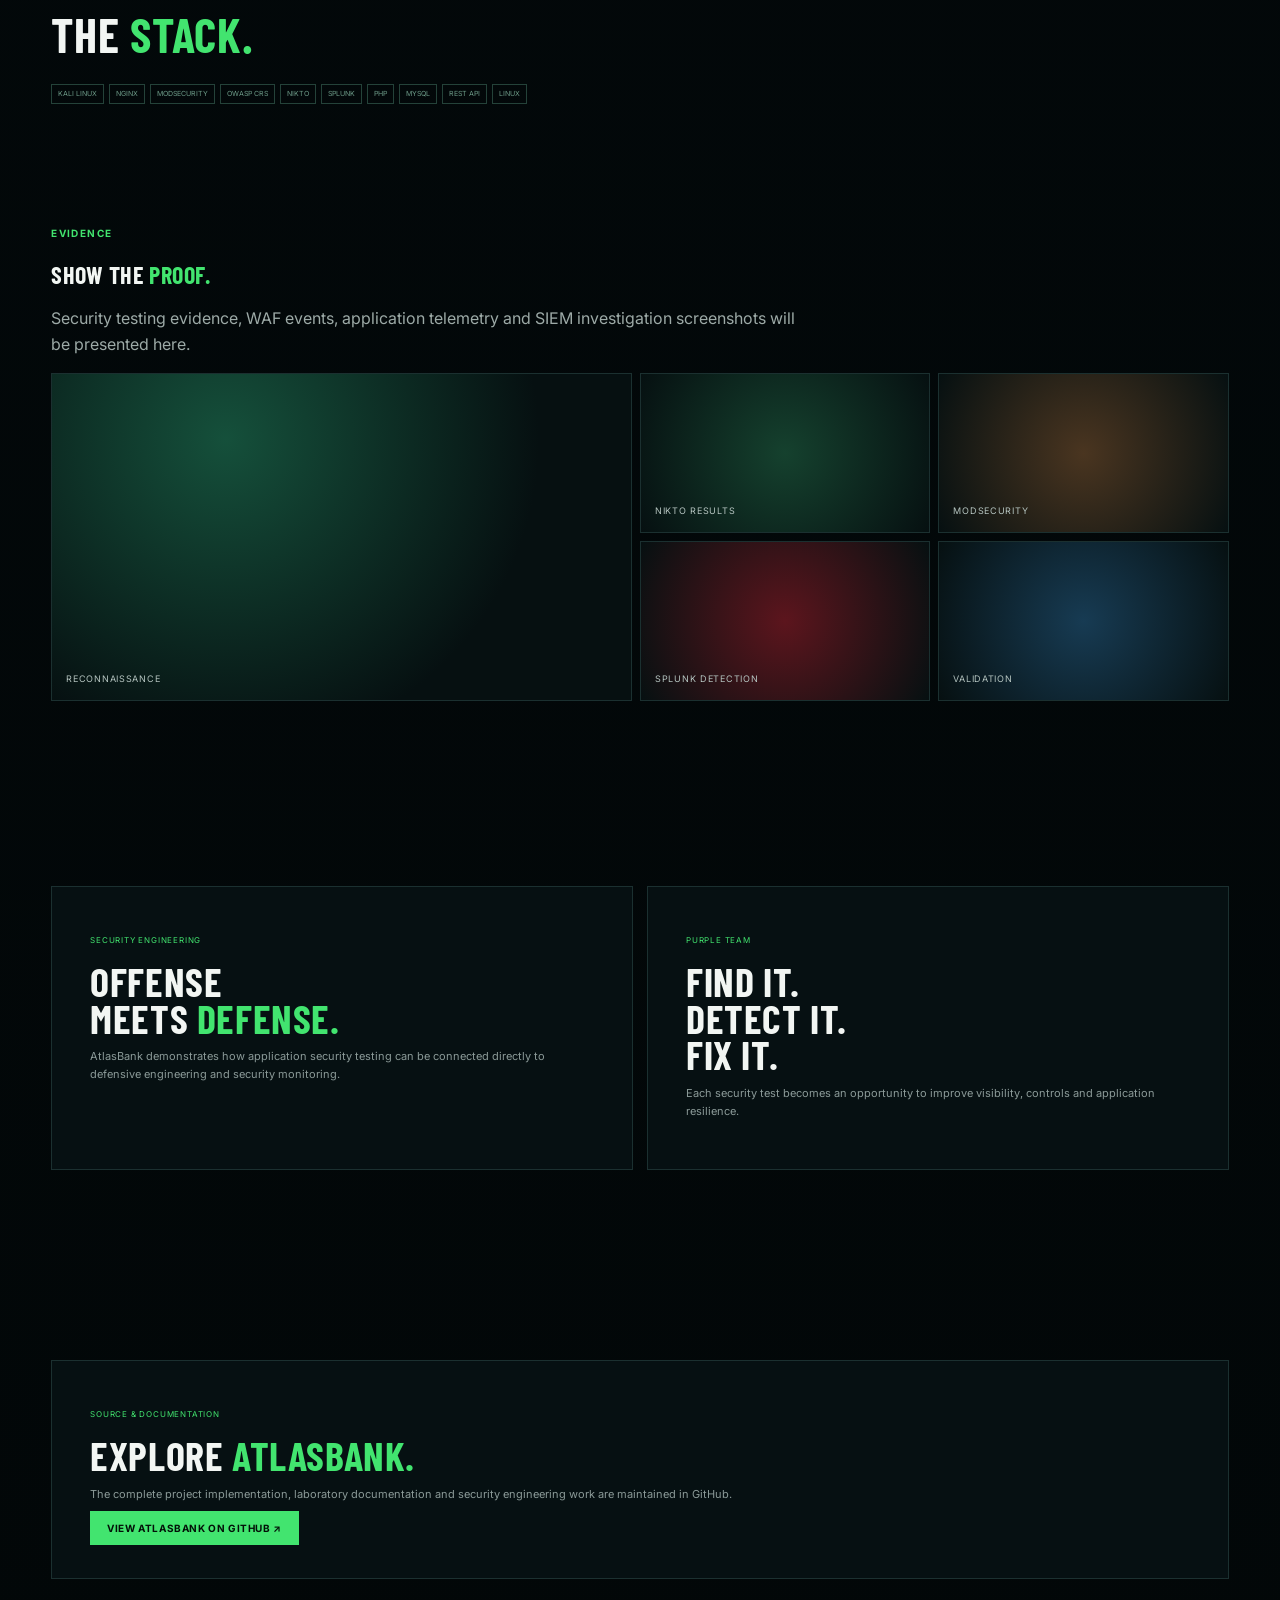
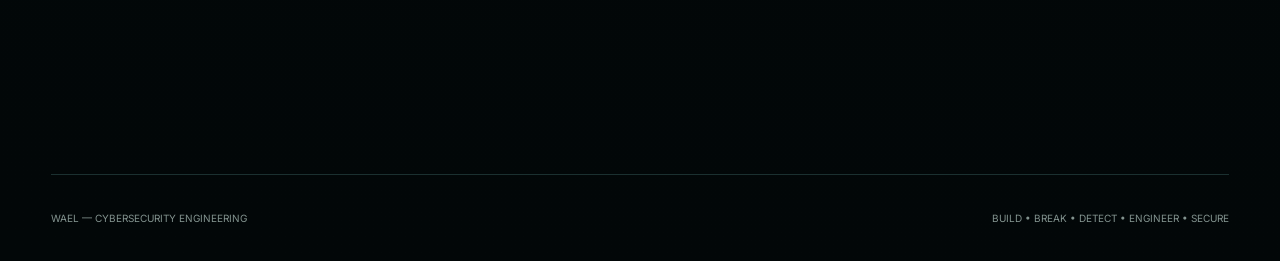
<file: projects/atlasbank-security.html>
<!DOCTYPE html>
<html lang="en">

<head>
<meta charset="UTF-8">
<meta name="viewport" content="width=device-width, initial-scale=1.0">

<title>AtlasBank Web Security | WAEL</title>

<link rel="stylesheet" href="../css/style.css">
</head>

<body>

<header class="nav">

    <a class="brand" href="../index.html">
        <span class="mark">W</span>

        <span>
            <b>WAEL</b>
            <small>CYBERSECURITY ENGINEERING</small>
        </span>
    </a>

    <nav>
        <a href="../index.html">HOME</a>
        <a class="active" href="../projects.html">WORK</a>
        <a href="../architecture.html">ARCHITECTURE</a>
        <a href="../labs.html">LABS</a>
        <a href="../about.html">ABOUT</a>
    </nav>

    <div class="nav-actions">
        <a
            class="github"
            href="https://github.com/wael-sktch"
            target="_blank">
            GITHUB ↗
        </a>
    </div>

</header>


<main class="page container">


<!-- HERO -->

<section>

    <span class="eyebrow">
        02 / PURPLE TEAM / APPLICATION SECURITY
    </span>

    <h1 class="page-title">
        ATLASBANK WEB <span>SECURITY.</span>
    </h1>

    <p class="lead">

        A production-inspired web application security laboratory
        combining offensive testing, WAF protection, security
        telemetry, detection engineering, investigation,
        remediation and validation.

    </p>

    <div class="actions">

        <a
            class="btn primary"
            href="https://github.com/wael-sktch/AtlasBank-Web-Security-Purple-Team-Lab-"
            target="_blank">

            VIEW GITHUB ↗

        </a>

        <a
            class="btn"
            href="../labs.html">

            VIEW LABS →

        </a>

    </div>

</section>



<!-- ENGAGEMENT MODEL -->

<section class="section">

    <div class="section-head">

        <div>

            <span class="eyebrow">
                PURPLE TEAM ENGAGEMENT
            </span>

            <h2>
                ATTACK. <span>DETECT.</span> IMPROVE.
            </h2>

        </div>

    </div>


    <div class="principles">

        <div>
            <span>01</span>
            <h3>RECON</h3>
            <p>
                Identify exposed services, application
                paths and attack surface.
            </p>
        </div>

        <div>
            <span>02</span>
            <h3>TEST</h3>
            <p>
                Perform controlled web application security
                testing against the laboratory environment.
            </p>
        </div>

        <div>
            <span>03</span>
            <h3>DETECT</h3>
            <p>
                Capture WAF, web server and security telemetry
                for investigation.
            </p>
        </div>

        <div>
            <span>04</span>
            <h3>REMEDIATE</h3>
            <p>
                Apply security improvements and validate
                the resulting behavior.
            </p>
        </div>

    </div>

</section>



<!-- APPLICATION -->

<section class="section">

    <div class="section-head">

        <div>

            <span class="eyebrow">
                APPLICATION
            </span>

            <h2>
                THE <span>ATLASBANK</span> APPLICATION.
            </h2>

        </div>

    </div>


    <div class="split">

        <div class="philosophy">

            <span class="tag">
                APPLICATION LAYER
            </span>

            <h2>
                BANKING
                WORKFLOWS
            </h2>

            <p>

                The laboratory application provides realistic
                banking workflows for security testing,
                including authentication, customer access,
                accounts and transfers.

            </p>

        </div>


        <div class="philosophy">

            <span class="tag">
                TEST SURFACE
            </span>

            <h2>
                WEB + API
            </h2>

            <p>

                The environment provides both web application
                functionality and API-oriented attack surfaces
                for security validation.

            </p>

        </div>

    </div>


    <div class="chips">

        <i>LOGIN</i>
        <i>AUTHENTICATION</i>
        <i>SESSIONS</i>
        <i>DASHBOARD</i>
        <i>ACCOUNTS</i>
        <i>TRANSFERS</i>
        <i>API</i>
        <i>DATABASE</i>

    </div>

</section>



<!-- SECURITY ARCHITECTURE -->

<section class="section">

    <div class="section-head">

        <div>

            <span class="eyebrow">
                SECURITY ARCHITECTURE
            </span>

            <h2>
                REQUEST → <span>DEFENSE.</span>
            </h2>

        </div>

    </div>


    <div class="architecture-preview">

        <div class="arch-copy">

            <span class="tag">
                TRAFFIC FLOW
            </span>

            <h2>
                CONTROLLED
                APPLICATION
                ACCESS
            </h2>

            <p>

                Application traffic passes through the
                security layer before reaching the banking
                application.

            </p>

            <ul>

                <li>Client / Security Testing Host</li>
                <li>Nginx Reverse Proxy</li>
                <li>ModSecurity</li>
                <li>OWASP Core Rule Set</li>
                <li>AtlasBank Application</li>
                <li>Splunk Security Monitoring</li>

            </ul>

        </div>


        <div class="architecture-map">

            <div class="cloud">
                ATTACKER
                <small>KALI / TEST HOST</small>
            </div>

            <div class="fw">
                WAF
                <small>NGINX + MODSECURITY</small>
            </div>

            <div class="node n1">
                WEB APP
                <small>ATLASBANK</small>
            </div>

            <div class="node n2">
                DATABASE
                <small>APPLICATION DATA</small>
            </div>

            <div class="node n3">
                SIEM
                <small>SPLUNK</small>
            </div>

        </div>

    </div>

</section>



<!-- RECON -->

<section class="section">

    <div class="section-head">

        <div>

            <span class="eyebrow">
                01 / RECONNAISSANCE
            </span>

            <h2>
                UNDERSTAND THE <span>ATTACK SURFACE.</span>
            </h2>

        </div>

    </div>


    <div class="principles">

        <div>

            <span>DISCOVERY</span>

            <h3>
                SERVICE ENUMERATION
            </h3>

            <p>
                Identify exposed services and application
                entry points before deeper testing.
            </p>

        </div>


        <div>

            <span>WEB</span>

            <h3>
                NIKTO
            </h3>

            <p>
                Automated web server and application
                reconnaissance.
            </p>

        </div>


        <div>

            <span>MANUAL</span>

            <h3>
                APPLICATION REVIEW
            </h3>

            <p>
                Review authentication, sessions,
                application workflows and inputs.
            </p>

        </div>


        <div>

            <span>API</span>

            <h3>
                ENDPOINT TESTING
            </h3>

            <p>
                Assess application API behavior and
                security controls.
            </p>

        </div>

    </div>

</section>



<!-- WAF -->

<section class="section">

    <div class="section-head">

        <div>

            <span class="eyebrow">
                02 / DEFENSE
            </span>

            <h2>
                WAF <span>PROTECTION.</span>
            </h2>

        </div>

    </div>


    <div class="split">

        <div class="philosophy">

            <span class="tag">
                REVERSE PROXY
            </span>

            <h2>
                NGINX
            </h2>

            <p>

                Nginx provides the controlled entry point
                between the security testing environment
                and the application.

            </p>

        </div>


        <div class="philosophy">

            <span class="tag">
                APPLICATION FIREWALL
            </span>

            <h2>
                MODSECURITY
            </h2>

            <p>

                ModSecurity and the OWASP Core Rule Set
                provide an application-layer security
                control for identifying suspicious requests.

            </p>

        </div>

    </div>


    <div class="chips">

        <i>NGINX</i>
        <i>MODSECURITY</i>
        <i>OWASP CRS</i>
        <i>SECURITY RULES</i>
        <i>REQUEST INSPECTION</i>
        <i>LOGGING</i>

    </div>

</section>



<!-- DETECTION -->

<section class="section">

    <div class="section-head">

        <div>

            <span class="eyebrow">
                03 / DETECTION ENGINEERING
            </span>

            <h2>
                TURN ATTACKS INTO <span>TELEMETRY.</span>
            </h2>

        </div>

    </div>


    <div class="principles">

        <div>

            <span>WEB</span>

            <h3>
                NGINX LOGS
            </h3>

            <p>
                Capture web requests and server activity
                for investigation.
            </p>

        </div>


        <div>

            <span>WAF</span>

            <h3>
                MODSECURITY AUDIT
            </h3>

            <p>
                Capture security-rule activity generated
                by application requests.
            </p>

        </div>


        <div>

            <span>SIEM</span>

            <h3>
                SPLUNK
            </h3>

            <p>
                Centralize telemetry and support
                security investigation.
            </p>

        </div>


        <div>

            <span>ANALYSIS</span>

            <h3>
                ATTACK PATTERNS
            </h3>

            <p>
                Correlate application activity with
                security testing behavior.
            </p>

        </div>

    </div>

</section>



<!-- TESTING -->

<section class="section">

    <div class="section-head">

        <div>

            <span class="eyebrow">
                04 / SECURITY TESTING
            </span>

            <h2>
                BREAK THE <span>APPLICATION.</span>
            </h2>

        </div>

    </div>


    <div class="principles">

        <div>

            <span>01</span>

            <h3>
                INPUT VALIDATION
            </h3>

            <p>
                Test application inputs for unexpected
                or malicious data handling.
            </p>

        </div>


        <div>

            <span>02</span>

            <h3>
                SQL INJECTION
            </h3>

            <p>
                Conduct controlled injection testing
                against application input points.
            </p>

        </div>


        <div>

            <span>03</span>

            <h3>
                AUTHENTICATION
            </h3>

            <p>
                Assess login, session and authentication
                behavior.
            </p>

        </div>


        <div>

            <span>04</span>

            <h3>
                API SECURITY
            </h3>

            <p>
                Validate API behavior and authorization
                controls.
            </p>

        </div>

    </div>

</section>



<!-- VALIDATION -->

<section class="section">

    <div class="section-head">

        <div>

            <span class="eyebrow">
                05 / VALIDATION
            </span>

            <h2>
                TEST → FIX → <span>RETEST.</span>
            </h2>

        </div>

    </div>


    <div class="flow">

        <b>ATTACK</b>

        <i>→</i>

        <b>OBSERVE</b>

        <i>→</i>

        <b>INVESTIGATE</b>

        <i>→</i>

        <b>REMEDIATE</b>

        <i>→</i>

        <b>RETEST</b>

    </div>


    <p class="lead">

        The objective is not simply to identify weaknesses.
        The laboratory connects offensive testing with
        defensive controls and validates whether security
        improvements actually change the observed behavior.

    </p>

</section>



<!-- TECHNOLOGY -->

<section class="section">

    <div class="section-head">

        <div>

            <span class="eyebrow">
                TECHNOLOGY STACK
            </span>

            <h2>
                THE <span>STACK.</span>
            </h2>

        </div>

    </div>


    <div class="chips">

        <i>KALI LINUX</i>
        <i>NGINX</i>
        <i>MODSECURITY</i>
        <i>OWASP CRS</i>
        <i>NIKTO</i>
        <i>SPLUNK</i>
        <i>PHP</i>
        <i>MYSQL</i>
        <i>REST API</i>
        <i>LINUX</i>

    </div>

</section>



<!-- EVIDENCE -->

<section class="gallery container">

    <span class="eyebrow">
        EVIDENCE
    </span>

    <h2>
        SHOW THE <span>PROOF.</span>
    </h2>

    <p class="lead">

        Security testing evidence, WAF events, application
        telemetry and SIEM investigation screenshots will
        be presented here.

    </p>


    <div class="gallery-grid">

        <div class="shot one">
            RECONNAISSANCE
        </div>

        <div class="shot two">
            NIKTO RESULTS
        </div>

        <div class="shot three">
            MODSECURITY
        </div>

        <div class="shot four">
            SPLUNK DETECTION
        </div>

        <div class="shot five">
            VALIDATION
        </div>

    </div>

</section>



<!-- OUTCOME -->

<section class="section">

    <div class="split">

        <div class="philosophy">

            <span class="tag">
                SECURITY ENGINEERING
            </span>

            <h2>
                OFFENSE<br>
                MEETS <span>DEFENSE.</span>
            </h2>

            <p>

                AtlasBank demonstrates how application
                security testing can be connected directly
                to defensive engineering and security
                monitoring.

            </p>

        </div>


        <div class="philosophy">

            <span class="tag">
                PURPLE TEAM
            </span>

            <h2>
                FIND IT.<br>
                DETECT IT.<br>
                FIX IT.
            </h2>

            <p>

                Each security test becomes an opportunity
                to improve visibility, controls and
                application resilience.

            </p>

        </div>

    </div>

</section>



<!-- GITHUB -->

<section class="section">

    <div class="philosophy">

        <span class="tag">
            SOURCE & DOCUMENTATION
        </span>

        <h2>
            EXPLORE <span>ATLASBANK.</span>
        </h2>

        <p>

            The complete project implementation,
            laboratory documentation and security
            engineering work are maintained in GitHub.

        </p>

        <a
            class="btn primary"
            href="https://github.com/wael-sktch/AtlasBank-Web-Security-Purple-Team-Lab-"
            target="_blank">

            VIEW ATLASBANK ON GITHUB ↗

        </a>

    </div>

</section>


</main>



<footer class="footer container">

    <span>
        WAEL — CYBERSECURITY ENGINEERING
    </span>

    <span>
        BUILD • BREAK • DETECT • ENGINEER • SECURE
    </span>

</footer>


<script src="../js/main.js"></script>

</body>
</html>
</file>
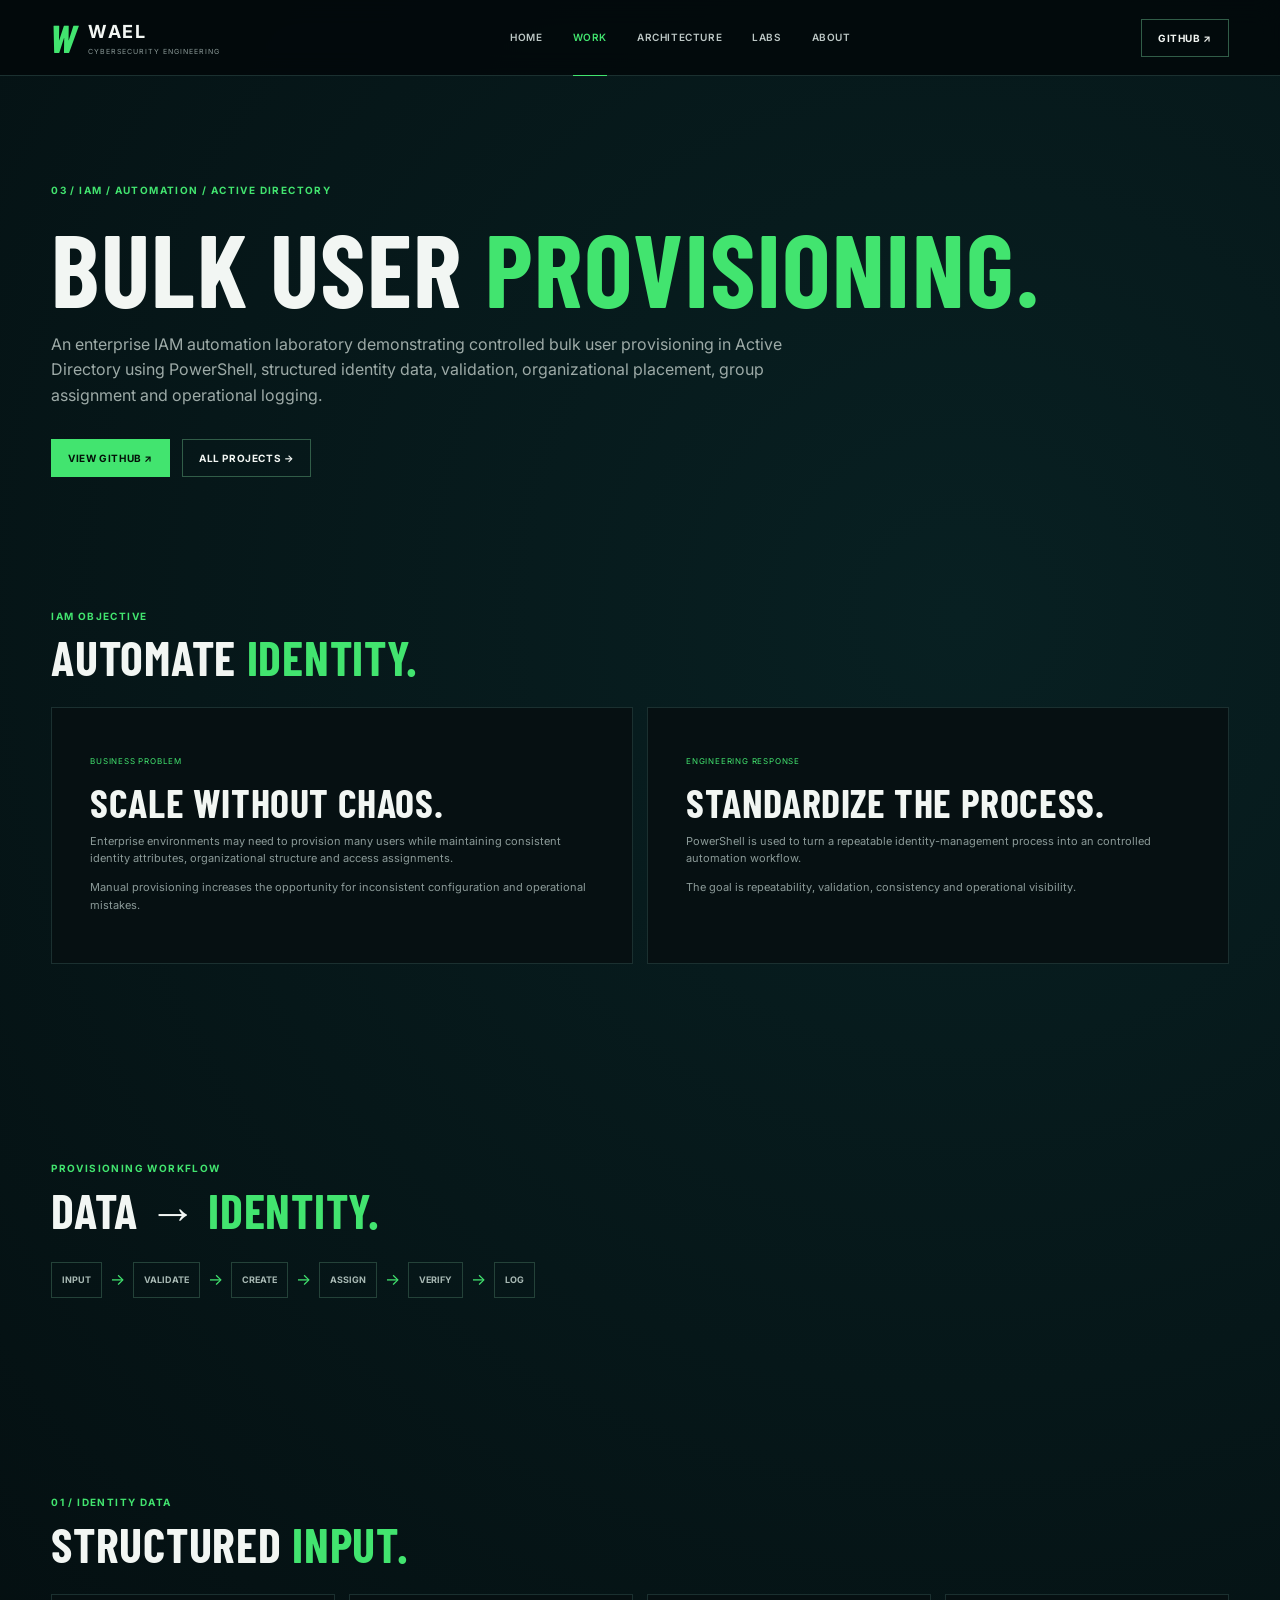
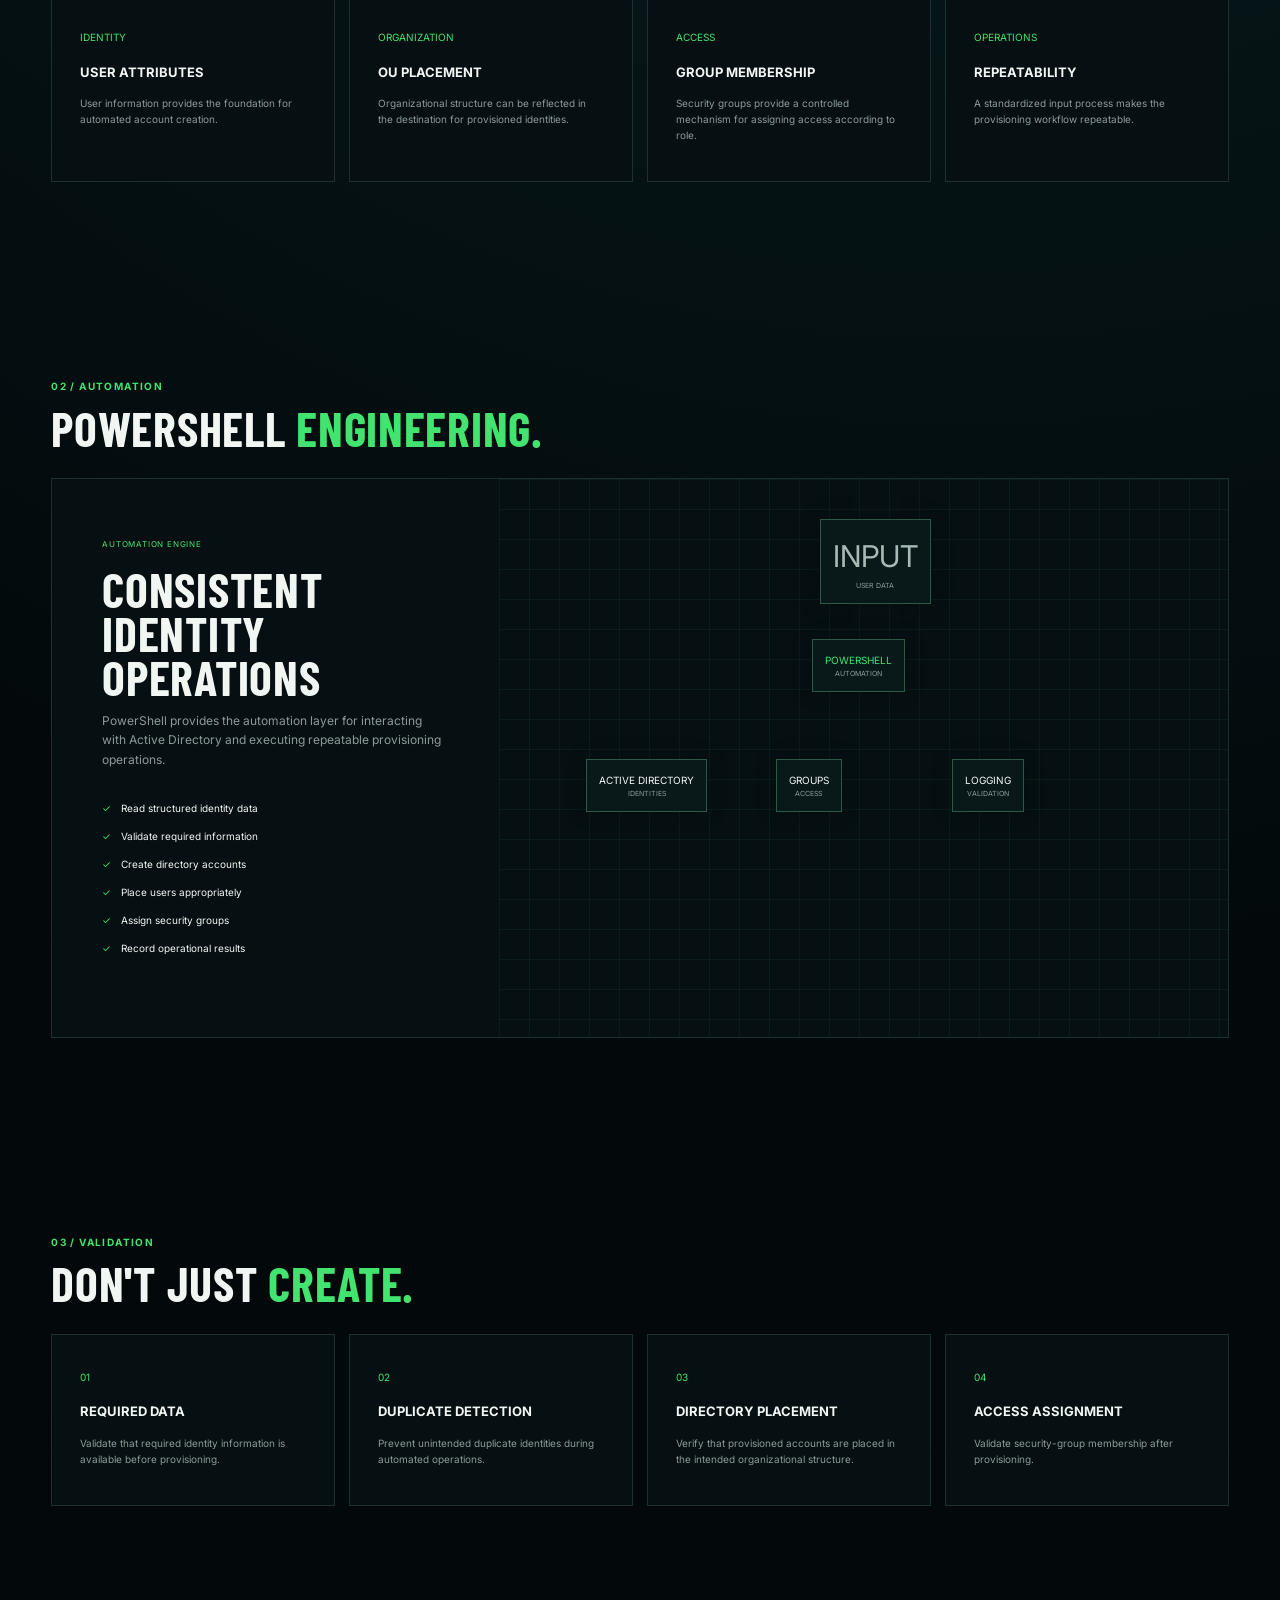
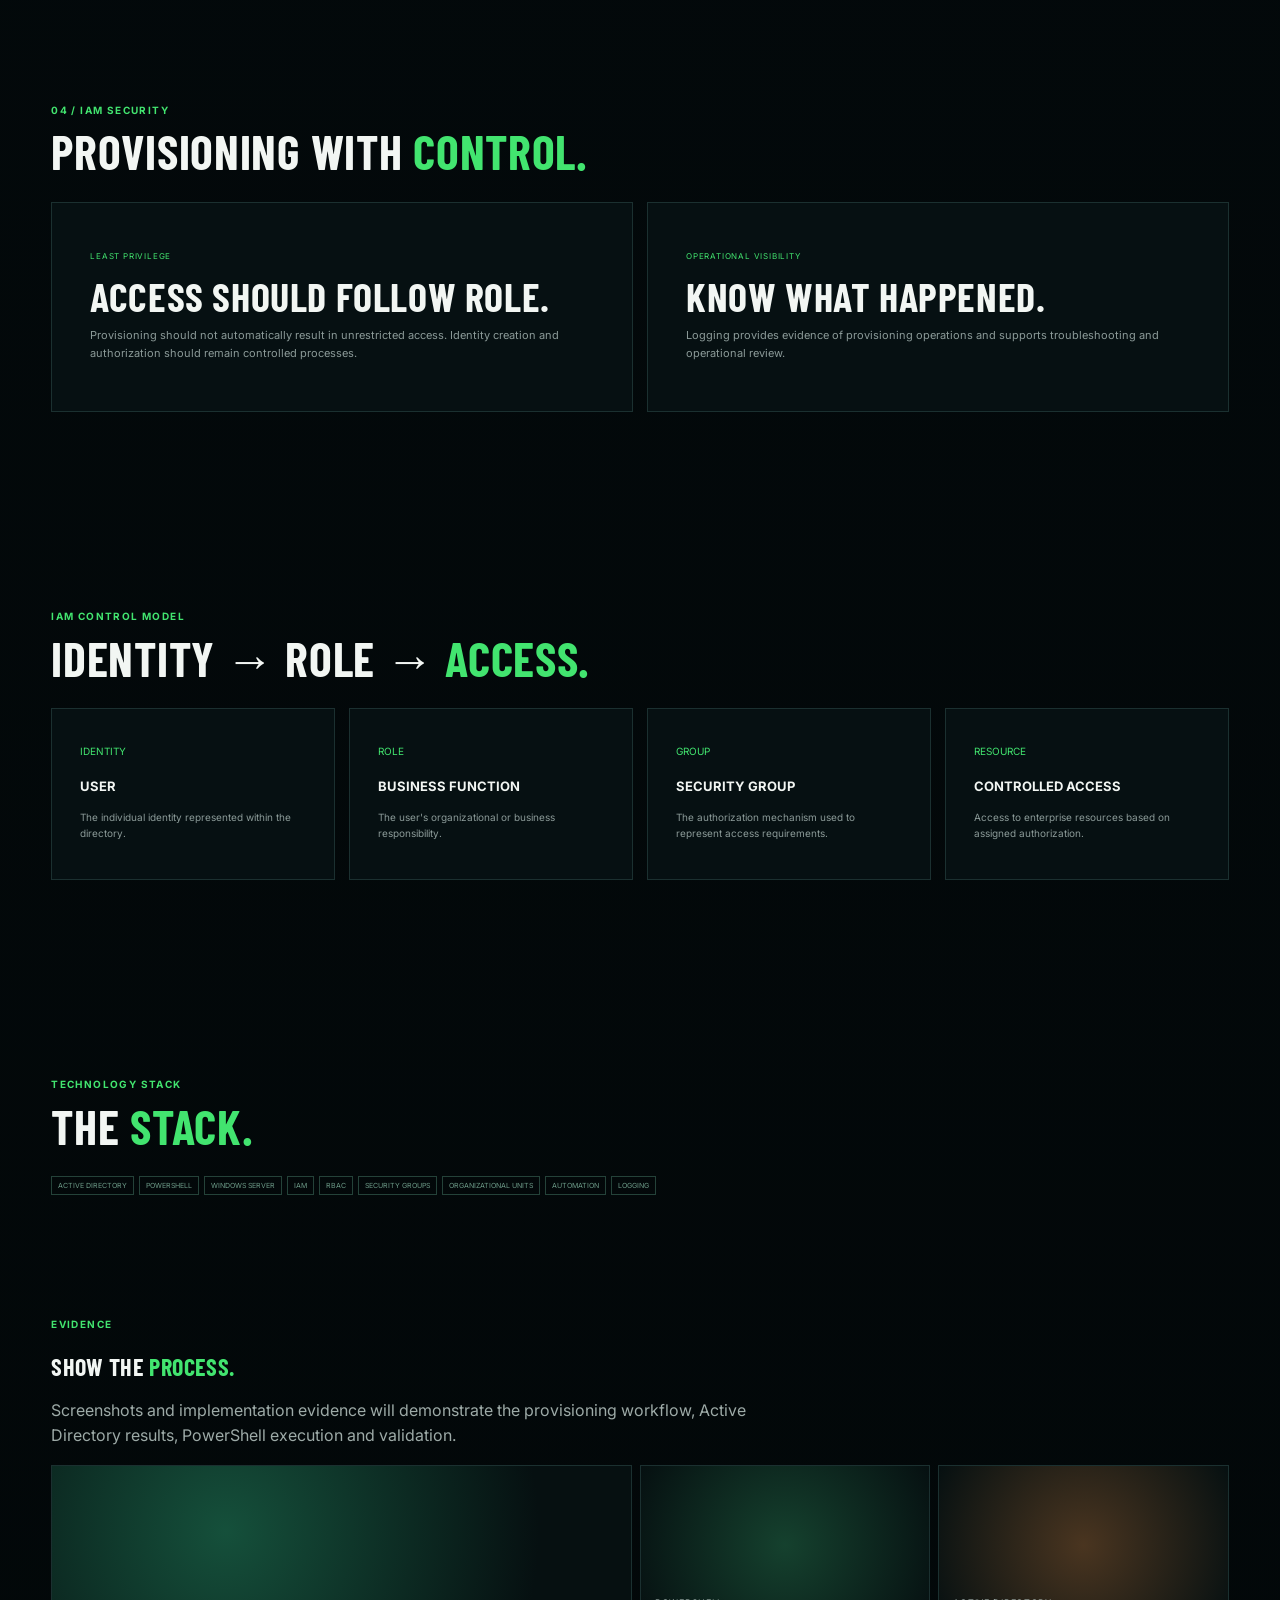
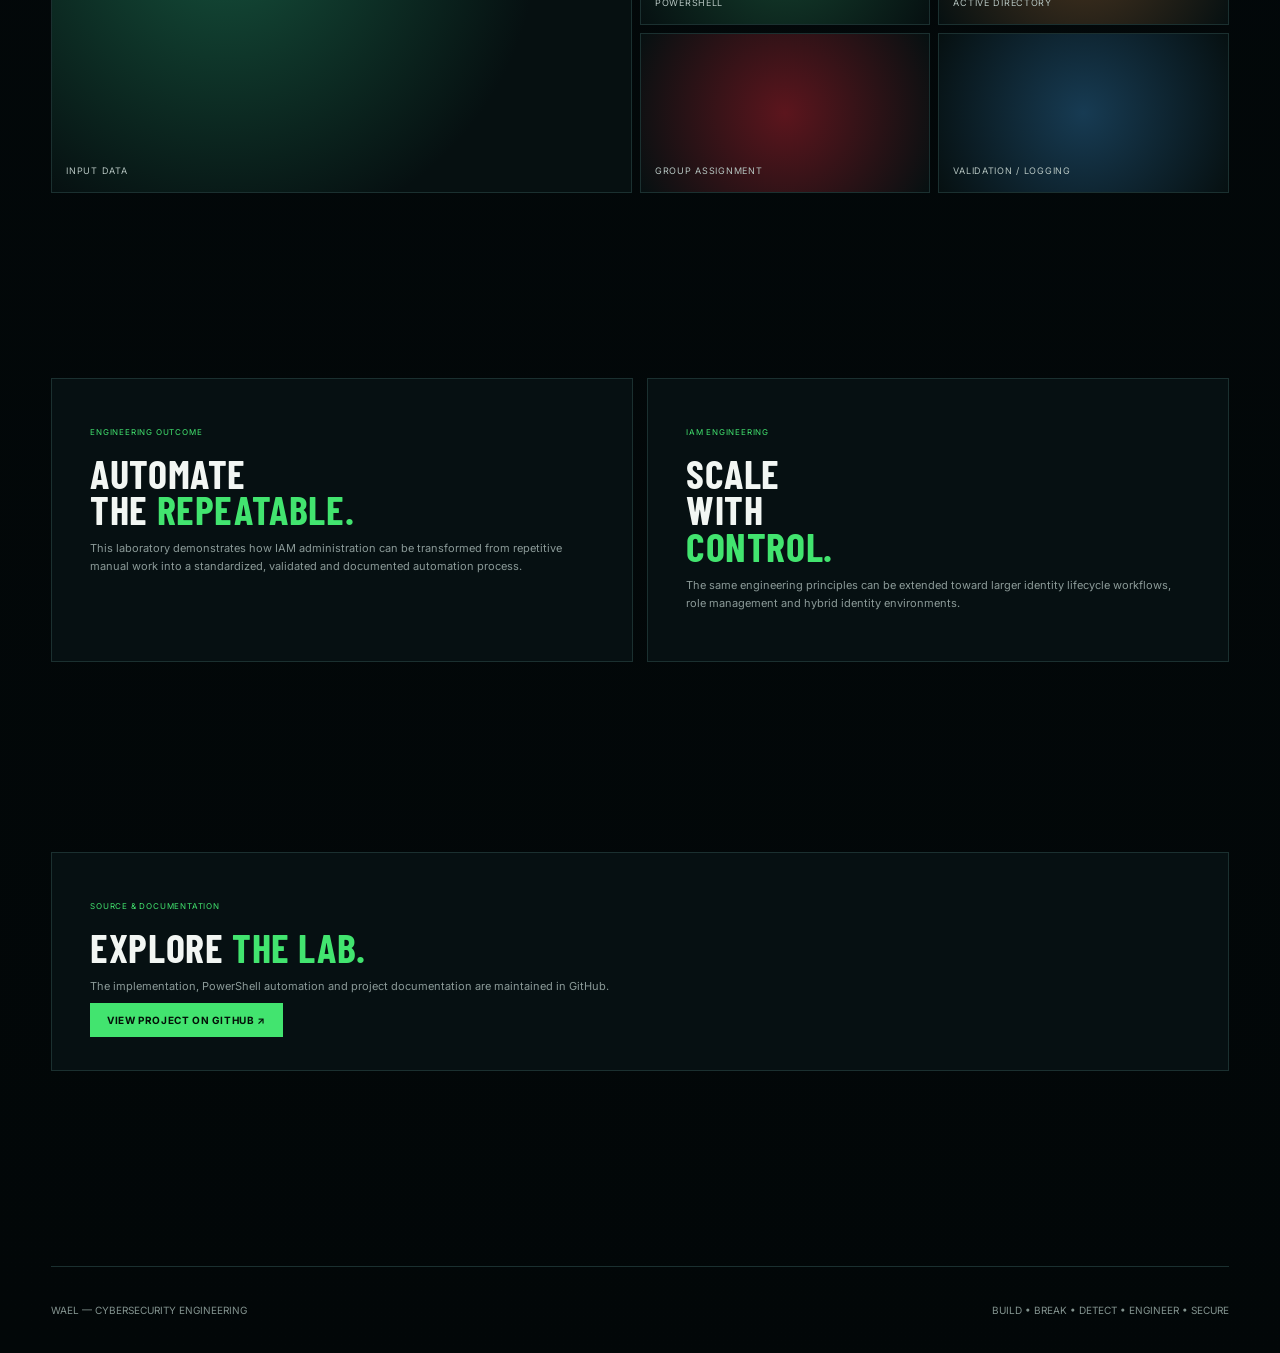
<file: projects/bulk-user-provisioning.html>
<!DOCTYPE html>
<html lang="en">

<head>
<meta charset="UTF-8">
<meta name="viewport" content="width=device-width, initial-scale=1.0">

<title>Bulk User Provisioning | WAEL</title>

<link rel="stylesheet" href="../css/style.css">
</head>

<body>

<header class="nav">

    <a class="brand" href="../index.html">

        <span class="mark">W</span>

        <span>
            <b>WAEL</b>
            <small>CYBERSECURITY ENGINEERING</small>
        </span>

    </a>


    <nav>

        <a href="../index.html">HOME</a>

        <a class="active" href="../projects.html">WORK</a>

        <a href="../architecture.html">ARCHITECTURE</a>

        <a href="../labs.html">LABS</a>

        <a href="../about.html">ABOUT</a>

    </nav>


    <div class="nav-actions">

        <a
            class="github"
            href="https://github.com/wael-sktch"
            target="_blank">

            GITHUB ↗

        </a>

    </div>

</header>



<main class="page container">


<!-- HERO -->

<section>

    <span class="eyebrow">
        03 / IAM / AUTOMATION / ACTIVE DIRECTORY
    </span>


    <h1 class="page-title">
        BULK USER <span>PROVISIONING.</span>
    </h1>


    <p class="lead">

        An enterprise IAM automation laboratory demonstrating
        controlled bulk user provisioning in Active Directory
        using PowerShell, structured identity data, validation,
        organizational placement, group assignment and
        operational logging.

    </p>


    <div class="actions">

        <a
            class="btn primary"
            href="https://github.com/wael-sktch/Lab-11-Bulk-User-Provisioning"
            target="_blank">

            VIEW GITHUB ↗

        </a>


        <a
            class="btn"
            href="../projects.html">

            ALL PROJECTS →

        </a>

    </div>

</section>



<!-- IAM OBJECTIVE -->

<section class="section">

    <div class="section-head">

        <div>

            <span class="eyebrow">
                IAM OBJECTIVE
            </span>

            <h2>
                AUTOMATE <span>IDENTITY.</span>
            </h2>

        </div>

    </div>


    <div class="split">


        <div class="philosophy">

            <span class="tag">
                BUSINESS PROBLEM
            </span>


            <h2>
                SCALE
                WITHOUT
                CHAOS.
            </h2>


            <p>

                Enterprise environments may need to provision
                many users while maintaining consistent identity
                attributes, organizational structure and access
                assignments.

            </p>


            <p>

                Manual provisioning increases the opportunity
                for inconsistent configuration and operational
                mistakes.

            </p>

        </div>



        <div class="philosophy">

            <span class="tag">
                ENGINEERING RESPONSE
            </span>


            <h2>
                STANDARDIZE
                THE PROCESS.
            </h2>


            <p>

                PowerShell is used to turn a repeatable
                identity-management process into an
                controlled automation workflow.

            </p>


            <p>

                The goal is repeatability, validation,
                consistency and operational visibility.

            </p>

        </div>


    </div>

</section>



<!-- PROVISIONING WORKFLOW -->

<section class="section">

    <div class="section-head">

        <div>

            <span class="eyebrow">
                PROVISIONING WORKFLOW
            </span>


            <h2>
                DATA → <span>IDENTITY.</span>
            </h2>

        </div>

    </div>


    <div class="flow">

        <b>INPUT</b>

        <i>→</i>

        <b>VALIDATE</b>

        <i>→</i>

        <b>CREATE</b>

        <i>→</i>

        <b>ASSIGN</b>

        <i>→</i>

        <b>VERIFY</b>

        <i>→</i>

        <b>LOG</b>

    </div>

</section>



<!-- INPUT -->

<section class="section">

    <div class="section-head">

        <div>

            <span class="eyebrow">
                01 / IDENTITY DATA
            </span>


            <h2>
                STRUCTURED <span>INPUT.</span>
            </h2>

        </div>

    </div>


    <div class="principles">


        <div>

            <span>IDENTITY</span>

            <h3>
                USER ATTRIBUTES
            </h3>

            <p>

                User information provides the foundation
                for automated account creation.

            </p>

        </div>


        <div>

            <span>ORGANIZATION</span>

            <h3>
                OU PLACEMENT
            </h3>

            <p>

                Organizational structure can be reflected
                in the destination for provisioned identities.

            </p>

        </div>


        <div>

            <span>ACCESS</span>

            <h3>
                GROUP MEMBERSHIP
            </h3>

            <p>

                Security groups provide a controlled mechanism
                for assigning access according to role.

            </p>

        </div>


        <div>

            <span>OPERATIONS</span>

            <h3>
                REPEATABILITY
            </h3>

            <p>

                A standardized input process makes the
                provisioning workflow repeatable.

            </p>

        </div>


    </div>

</section>



<!-- POWERSHELL -->

<section class="section">

    <div class="section-head">

        <div>

            <span class="eyebrow">
                02 / AUTOMATION
            </span>


            <h2>
                POWERSHELL <span>ENGINEERING.</span>
            </h2>

        </div>

    </div>


    <div class="architecture-preview">


        <div class="arch-copy">

            <span class="tag">
                AUTOMATION ENGINE
            </span>


            <h2>
                CONSISTENT
                IDENTITY
                OPERATIONS
            </h2>


            <p>

                PowerShell provides the automation layer
                for interacting with Active Directory and
                executing repeatable provisioning operations.

            </p>


            <ul>

                <li>Read structured identity data</li>

                <li>Validate required information</li>

                <li>Create directory accounts</li>

                <li>Place users appropriately</li>

                <li>Assign security groups</li>

                <li>Record operational results</li>

            </ul>

        </div>


        <div class="architecture-map">


            <div class="cloud">

                INPUT

                <small>
                    USER DATA
                </small>

            </div>


            <div class="fw">

                POWERSHELL

                <small>
                    AUTOMATION
                </small>

            </div>


            <div class="node n1">

                ACTIVE DIRECTORY

                <small>
                    IDENTITIES
                </small>

            </div>


            <div class="node n2">

                GROUPS

                <small>
                    ACCESS
                </small>

            </div>


            <div class="node n3">

                LOGGING

                <small>
                    VALIDATION
                </small>

            </div>


        </div>

    </div>

</section>



<!-- VALIDATION -->

<section class="section">

    <div class="section-head">

        <div>

            <span class="eyebrow">
                03 / VALIDATION
            </span>


            <h2>
                DON'T JUST <span>CREATE.</span>
            </h2>

        </div>

    </div>


    <div class="principles">


        <div>

            <span>01</span>

            <h3>
                REQUIRED DATA
            </h3>

            <p>

                Validate that required identity information
                is available before provisioning.

            </p>

        </div>


        <div>

            <span>02</span>

            <h3>
                DUPLICATE DETECTION
            </h3>

            <p>

                Prevent unintended duplicate identities
                during automated operations.

            </p>

        </div>


        <div>

            <span>03</span>

            <h3>
                DIRECTORY PLACEMENT
            </h3>

            <p>

                Verify that provisioned accounts are placed
                in the intended organizational structure.

            </p>

        </div>


        <div>

            <span>04</span>

            <h3>
                ACCESS ASSIGNMENT
            </h3>

            <p>

                Validate security-group membership after
                provisioning.

            </p>

        </div>


    </div>

</section>



<!-- SECURITY -->

<section class="section">

    <div class="section-head">

        <div>

            <span class="eyebrow">
                04 / IAM SECURITY
            </span>


            <h2>
                PROVISIONING WITH <span>CONTROL.</span>
            </h2>

        </div>

    </div>


    <div class="split">


        <div class="philosophy">

            <span class="tag">
                LEAST PRIVILEGE
            </span>


            <h2>
                ACCESS
                SHOULD
                FOLLOW ROLE.
            </h2>


            <p>

                Provisioning should not automatically result
                in unrestricted access. Identity creation and
                authorization should remain controlled processes.

            </p>

        </div>



        <div class="philosophy">

            <span class="tag">
                OPERATIONAL VISIBILITY
            </span>


            <h2>
                KNOW
                WHAT
                HAPPENED.
            </h2>


            <p>

                Logging provides evidence of provisioning
                operations and supports troubleshooting
                and operational review.

            </p>

        </div>


    </div>

</section>



<!-- IAM MODEL -->

<section class="section">

    <div class="section-head">

        <div>

            <span class="eyebrow">
                IAM CONTROL MODEL
            </span>


            <h2>
                IDENTITY → ROLE → <span>ACCESS.</span>
            </h2>

        </div>

    </div>


    <div class="principles">


        <div>

            <span>IDENTITY</span>

            <h3>
                USER
            </h3>

            <p>
                The individual identity represented
                within the directory.
            </p>

        </div>


        <div>

            <span>ROLE</span>

            <h3>
                BUSINESS FUNCTION
            </h3>

            <p>
                The user's organizational or business
                responsibility.
            </p>

        </div>


        <div>

            <span>GROUP</span>

            <h3>
                SECURITY GROUP
            </h3>

            <p>
                The authorization mechanism used to
                represent access requirements.
            </p>

        </div>


        <div>

            <span>RESOURCE</span>

            <h3>
                CONTROLLED ACCESS
            </h3>

            <p>
                Access to enterprise resources based
                on assigned authorization.
            </p>

        </div>


    </div>

</section>



<!-- TECHNOLOGY -->

<section class="section">

    <div class="section-head">

        <div>

            <span class="eyebrow">
                TECHNOLOGY STACK
            </span>


            <h2>
                THE <span>STACK.</span>
            </h2>

        </div>

    </div>


    <div class="chips">

        <i>ACTIVE DIRECTORY</i>
        <i>POWERSHELL</i>
        <i>WINDOWS SERVER</i>
        <i>IAM</i>
        <i>RBAC</i>
        <i>SECURITY GROUPS</i>
        <i>ORGANIZATIONAL UNITS</i>
        <i>AUTOMATION</i>
        <i>LOGGING</i>

    </div>

</section>



<!-- EVIDENCE -->

<section class="gallery container">

    <span class="eyebrow">
        EVIDENCE
    </span>


    <h2>
        SHOW THE <span>PROCESS.</span>
    </h2>


    <p class="lead">

        Screenshots and implementation evidence will
        demonstrate the provisioning workflow, Active
        Directory results, PowerShell execution and
        validation.

    </p>


    <div class="gallery-grid">


        <div class="shot one">
            INPUT DATA
        </div>


        <div class="shot two">
            POWERSHELL
        </div>


        <div class="shot three">
            ACTIVE DIRECTORY
        </div>


        <div class="shot four">
            GROUP ASSIGNMENT
        </div>


        <div class="shot five">
            VALIDATION / LOGGING
        </div>


    </div>

</section>



<!-- OUTCOME -->

<section class="section">

    <div class="split">


        <div class="philosophy">

            <span class="tag">
                ENGINEERING OUTCOME
            </span>


            <h2>
                AUTOMATE<br>
                THE <span>REPEATABLE.</span>
            </h2>


            <p>

                This laboratory demonstrates how IAM
                administration can be transformed from
                repetitive manual work into a standardized,
                validated and documented automation process.

            </p>

        </div>



        <div class="philosophy">

            <span class="tag">
                IAM ENGINEERING
            </span>


            <h2>
                SCALE<br>
                WITH<br>
                <span>CONTROL.</span>
            </h2>


            <p>

                The same engineering principles can be
                extended toward larger identity lifecycle
                workflows, role management and hybrid
                identity environments.

            </p>

        </div>


    </div>

</section>



<!-- GITHUB -->

<section class="section">

    <div class="philosophy">


        <span class="tag">
            SOURCE & DOCUMENTATION
        </span>


        <h2>
            EXPLORE <span>THE LAB.</span>
        </h2>


        <p>

            The implementation, PowerShell automation and
            project documentation are maintained in GitHub.

        </p>


        <a
            class="btn primary"
            href="https://github.com/wael-sktch/Lab-11-Bulk-User-Provisioning"
            target="_blank">

            VIEW PROJECT ON GITHUB ↗

        </a>


    </div>

</section>


</main>



<footer class="footer container">

    <span>
        WAEL — CYBERSECURITY ENGINEERING
    </span>


    <span>
        BUILD • BREAK • DETECT • ENGINEER • SECURE
    </span>

</footer>


<script src="../js/main.js"></script>

</body>

</html>
</file>
<file: css/style.css>
@import url('https://fonts.googleapis.com/css2?family=Barlow+Condensed:wght@500;600;700&family=Inter:wght@400;500;600;700&display=swap');
:root{--bg:#03090b;--panel:#071215;--panel2:#0b171a;--line:#1b3030;--text:#f2f6f3;--muted:#8b9a98;--green:#42e46f;--green2:#1fb94b;--shadow:0 18px 50px rgba(0,0,0,.35)}
*{box-sizing:border-box}html{scroll-behavior:smooth}body{margin:0;background:radial-gradient(circle at 75% 10%,#082022 0,#03090b 35%,#020708 100%);color:var(--text);font-family:Inter,Arial,sans-serif;line-height:1.6}a{color:inherit;text-decoration:none}button{font:inherit}.container{width:min(1440px,92vw);margin:auto}.nav{height:76px;border-bottom:1px solid var(--line);display:flex;align-items:center;justify-content:space-between;padding:0 4vw;background:rgba(3,9,11,.88);backdrop-filter:blur(12px);position:sticky;top:0;z-index:20}.brand{display:flex;align-items:center;gap:10px}.brand b{font-size:18px;letter-spacing:.08em;display:block}.brand small{font-size:7px;letter-spacing:.14em;color:var(--muted);display:block}.mark{font-family:"Barlow Condensed";font-weight:700;font-size:39px;color:var(--green);line-height:1;transform:skew(-10deg)}nav{display:flex;gap:30px}nav a{font-size:10px;font-weight:600;color:#bdc8c6;letter-spacing:.06em;padding:30px 0;border-bottom:1px solid transparent}nav a:hover,nav a.active{color:var(--green);border-color:var(--green)}.nav-actions{display:flex;gap:10px;align-items:center}.github,.btn{border:1px solid #315d48;padding:10px 16px;font-size:10px;letter-spacing:.06em;font-weight:700}.github:hover,.btn:hover{border-color:var(--green);box-shadow:0 0 20px rgba(66,228,111,.1)}#themeBtn{background:none;border:1px solid var(--line);color:var(--text);width:38px;height:38px}
.hero{min-height:610px;display:grid;grid-template-columns:44% 56%;align-items:center;overflow:hidden}.hero-copy{padding:70px 20px 50px 0;position:relative;z-index:2}.eyebrow{font-size:10px;letter-spacing:.14em;color:var(--green);font-weight:700}.hero h1,.page-title,h2{font-family:"Barlow Condensed",sans-serif;line-height:.92;letter-spacing:.015em}.hero h1{font-size:clamp(54px,6.5vw,96px);margin:20px 0}.hero h1 em{font-style:normal;color:var(--green)}.hero p{max-width:500px;color:#b4c0bd;font-size:15px}.actions{display:flex;gap:12px;margin:30px 0}.btn.primary{background:var(--green);color:#031008;border-color:var(--green)}.scroll{font-size:9px;color:#61716e;letter-spacing:.12em}.hero-visual{height:520px;position:relative;overflow:hidden;background:linear-gradient(145deg,#061416,#020708 70%);border-left:1px solid var(--line)}.visual-grid{position:absolute;inset:0;background-image:linear-gradient(rgba(66,228,111,.08) 1px,transparent 1px),linear-gradient(90deg,rgba(66,228,111,.08) 1px,transparent 1px);background-size:42px 42px;transform:perspective(500px) rotateX(52deg) scale(1.4);transform-origin:center bottom;opacity:.45}.screen{position:absolute;border:1px solid #25483a;background:linear-gradient(145deg,#0b191b,#03090b);box-shadow:var(--shadow),0 0 30px rgba(66,228,111,.05);padding:13px;color:#9fb0ac;font-size:8px;letter-spacing:.08em}.screen span{color:var(--green)}.s1{width:48%;height:210px;left:8%;top:22%;transform:rotate(-4deg)}.s2{width:43%;height:175px;right:5%;top:15%;transform:rotate(5deg)}.s3{width:58%;height:130px;right:14%;bottom:12%;transform:rotate(-2deg)}.bars{height:130px;margin-top:20px;background:repeating-linear-gradient(0deg,transparent 0 14px,#1c3d32 15px),linear-gradient(90deg,#143525,#42e46f 42%,transparent 43%);opacity:.55}.graph{height:110px;margin-top:20px;background:linear-gradient(150deg,transparent 0 15%,#42e46f 16% 17%,transparent 18% 32%,#42e46f 33% 34%,transparent 35% 50%,#42e46f 51% 52%,transparent 53%),repeating-linear-gradient(0deg,transparent 0 19px,#17372e 20px)}.mapdots{font-size:24px;line-height:2;color:#245b40;margin-top:15px}.hero-glow{position:absolute;width:400px;height:400px;background:#0c5d38;filter:blur(130px);opacity:.2;right:0;bottom:-160px}
.metrics{display:grid;grid-template-columns:repeat(4,1fr);border:1px solid var(--line);background:#061013}.metrics>div{padding:28px;display:flex;gap:15px;border-right:1px solid var(--line)}.metrics>div:last-child{border:0}.metrics strong{font-family:"Barlow Condensed";font-size:40px;color:var(--green);line-height:1}.metrics span{font-size:10px;font-weight:700}.metrics small{color:var(--muted);font-weight:400}
.section{padding:95px 0}.section-head{display:flex;justify-content:space-between;align-items:end;margin-bottom:28px}.section-head h2{font-size:48px;margin:8px 0 0}.section-head h2 span,h2 span,.page-title span{color:var(--green)}.section-head>a{color:var(--green);font-size:10px}.project-grid{display:grid;grid-template-columns:repeat(4,1fr);gap:14px}.project-card,.lab-card{border:1px solid var(--line);background:linear-gradient(160deg,#0a1719,#050c0e);padding:12px;transition:.25s;box-shadow:0 8px 25px rgba(0,0,0,.2)}.project-card:hover,.lab-card:hover{transform:translateY(-5px);border-color:#356849}.project-img,.lab-img,.case-visual{height:190px;border:1px solid #18342d;margin-bottom:16px;position:relative;overflow:hidden;background-color:#071315}.project-img:after,.lab-img:after,.case-visual:after{content:"";position:absolute;inset:18px;background:linear-gradient(135deg,transparent 30%,rgba(66,228,111,.22) 31% 33%,transparent 34%),repeating-linear-gradient(90deg,transparent 0 28px,rgba(100,170,150,.12) 29px 30px),repeating-linear-gradient(0deg,transparent 0 28px,rgba(100,170,150,.08) 29px 30px)}.identity{background:radial-gradient(circle at 50% 40%,#194b38,#071315 58%)}.waf{background:radial-gradient(circle at 70% 35%,#0c5b3a,#071315 60%)}.vuln{background:radial-gradient(circle at 35% 50%,#4a3420,#071315 60%)}.atlas{background:linear-gradient(145deg,#0b2527,#061014 55%,#0d3b2c)}.project-card h3,.lab-card h3{font-size:12px;margin:7px 0}.project-card p{font-size:11px;color:var(--muted);min-height:62px}.tag{font-size:8px;color:var(--green);letter-spacing:.1em}.chips{display:flex;flex-wrap:wrap;gap:5px}.chips i{font-style:normal;border:1px solid #244239;color:#6c9a87;padding:3px 6px;font-size:7px}
.architecture-preview{display:grid;grid-template-columns:38% 62%;border:1px solid var(--line);background:#061012;min-height:480px}.arch-copy{padding:50px}.arch-copy h2{font-size:48px;margin:12px 0}.arch-copy p{font-size:12px;color:var(--muted)}.arch-copy ul{list-style:none;padding:0;margin:25px 0}.arch-copy li{font-size:10px;padding:6px 0}.arch-copy li:before{content:"✓";color:var(--green);margin-right:10px}.architecture-map{position:relative;background-image:linear-gradient(rgba(66,228,111,.06) 1px,transparent 1px),linear-gradient(90deg,rgba(66,228,111,.06) 1px,transparent 1px);background-size:30px 30px;min-height:480px}.architecture-map .cloud,.architecture-map .fw,.node{position:absolute;border:1px solid #2c5846;background:#09191a;padding:12px;text-align:center;font-size:10px;box-shadow:0 0 20px rgba(0,0,0,.3)}.cloud{top:40px;left:44%;font-size:30px!important;color:#a7bab4}.cloud small,.fw small,.node small{display:block;color:var(--muted);font-size:7px}.fw{top:160px;left:43%;color:var(--green)}.n1{top:280px;left:12%}.n2{top:280px;left:38%}.n3{top:280px;right:28%}.n4{top:280px;right:7%}.line{position:absolute;background:#3c9e63;opacity:.5;height:1px}.l1{top:133px;left:49%;height:30px;width:1px}.l2{top:218px;left:18%;width:67%}.l3{top:218px;left:49%;height:60px;width:1px}
.lab-grid{display:grid;grid-template-columns:repeat(4,1fr);gap:14px}.lab-card{padding:0 0 16px}.lab-card h3,.lab-card small{display:block;margin-left:14px}.lab-card small{color:var(--muted);font-size:9px}.lab-img{height:160px;margin:0 0 13px;border:0}.ad{background:linear-gradient(135deg,#09252a,#071112)}.soc{background:linear-gradient(135deg,#0a2520,#071112)}.web{background:linear-gradient(135deg,#123b2a,#071112)}.vulnlab{background:linear-gradient(135deg,#332515,#071112)}.powershell{background:linear-gradient(135deg,#122c3d,#071112)}.red{background:linear-gradient(135deg,#3d1015,#071112)}
.split{display:grid;grid-template-columns:1fr 1fr;gap:14px}.philosophy,.about-mini{border:1px solid var(--line);background:#061012;padding:38px}.philosophy h2,.about-mini h2{font-size:40px;margin:12px 0}.philosophy p,.about-mini p{font-size:11px;color:var(--muted)}.flow{display:flex;gap:8px;align-items:center;flex-wrap:wrap;margin-top:30px}.flow b{font-size:9px;border:1px solid #244239;padding:10px;color:#a7b8b3}.flow i{color:var(--green);font-style:normal}.about-mini{display:grid;grid-template-columns:40% 60%;gap:22px}.portrait{min-height:250px;background:linear-gradient(145deg,#183b36,#071112);border:1px solid #234d3e;position:relative;overflow:hidden}.portrait:before{content:"WAEL";position:absolute;bottom:10px;left:12px;color:#6ce58b;font-family:"Barlow Condensed";font-size:42px;opacity:.45}.gallery{padding:20px 0 90px}.gallery-grid{display:grid;grid-template-columns:2fr 1fr 1fr;grid-template-rows:160px 160px;gap:8px}.shot{border:1px solid var(--line);display:flex;align-items:end;padding:14px;font-size:9px;letter-spacing:.08em;color:#b5c4c0;background:linear-gradient(145deg,#0b2021,#061011)}.shot.one{grid-row:span 2;background:radial-gradient(circle at 30% 20%,#15503b,#061011 65%)}.shot.two{background:radial-gradient(circle,#15412e,#061011)}.shot.three{background:radial-gradient(circle,#4a3520,#061011)}.shot.four{background:radial-gradient(circle,#5c151d,#061011)}.shot.five{background:radial-gradient(circle,#173b53,#061011)}
.footer{border-top:1px solid var(--line);padding:35px 0;display:flex;align-items:center;justify-content:space-between;gap:20px;color:#83938f;font-size:10px}.footer a{color:var(--green);margin-left:16px}.footer small{color:#3e6651}
.page{padding:100px 0}.page-title{font-size:clamp(55px,8vw,105px);margin:18px 0}.lead{max-width:760px;color:#9daaa7;font-size:16px}.case-list{margin-top:70px;display:grid;gap:14px}.case{display:grid;grid-template-columns:1fr 1fr;border:1px solid var(--line);background:#061012;min-height:420px}.case.reverse .case-visual{order:2}.case>div:last-child{padding:55px}.case h2{font-size:50px;margin:10px 0}.case p{color:var(--muted);font-size:13px}.case .btn{display:inline-block;margin-top:25px}.case-visual{height:auto;margin:0;border:0}.big-arch{border:1px solid var(--line);margin-top:60px}.architecture-map.large{min-height:650px}.architecture-map.large .cloud{top:55px}.architecture-map.large .fw{top:205px}.architecture-map.large .n1{top:360px}.architecture-map.large .n2{top:360px}.architecture-map.large .n3{top:360px}.architecture-map.large .n4{top:360px}.architecture-map.large .n5{bottom:50px;left:44%}.principles{display:grid;grid-template-columns:repeat(4,1fr);gap:14px;margin-top:14px}.principles>div{border:1px solid var(--line);padding:28px;background:#061012}.principles span{color:var(--green);font-size:10px}.principles h3{font-size:13px}.principles p{color:var(--muted);font-size:10px}.filter{display:flex;gap:8px;margin:40px 0 20px}.filter button{background:#071215;color:#8fa19c;border:1px solid var(--line);padding:9px 14px;font-size:9px}.filter .selected{color:#031008;background:var(--green);border-color:var(--green)}.lab-grid.big{grid-template-columns:repeat(3,1fr)}.lab-grid.big .lab-img{height:230px}.about-layout{display:grid;grid-template-columns:42% 58%;gap:40px;margin-top:60px}.portrait.large{height:560px}.about-layout p{color:#a4b0ad;font-size:14px}.skill-list{margin-top:35px}.skill-list div{display:flex;justify-content:space-between;border-bottom:1px solid var(--line);padding:12px 0;font-size:11px}.skill-list span{color:var(--green);letter-spacing:.2em}.journey{margin-top:90px}.timeline{display:grid;grid-template-columns:repeat(5,1fr);margin-top:35px;border-top:1px solid #2c5945}.timeline div{padding:25px 12px;border-right:1px solid var(--line)}.timeline b{display:block;color:var(--green);font-size:10px}.timeline strong{display:block;font-size:11px;margin:8px 0}.timeline small{color:var(--muted);font-size:9px}
@media(max-width:900px){nav{gap:12px}.hero{grid-template-columns:1fr}.hero-visual{height:420px}.project-grid,.lab-grid,.lab-grid.big{grid-template-columns:repeat(2,1fr)}.architecture-preview,.split,.case,.about-layout{grid-template-columns:1fr}.case.reverse .case-visual{order:0}.case-visual{height:320px}.metrics{grid-template-columns:repeat(2,1fr)}.principles{grid-template-columns:repeat(2,1fr)}.timeline{grid-template-columns:1fr}.footer{flex-wrap:wrap}.nav-actions{display:none}}
@media(max-width:600px){.nav{height:auto;min-height:70px;padding:12px 4vw;flex-wrap:wrap;gap:10px}.nav nav{order:3;width:100%;overflow:auto}.nav nav a{padding:8px 0;font-size:8px}.hero h1{font-size:54px}.project-grid,.lab-grid,.lab-grid.big,.metrics,.principles{grid-template-columns:1fr}.architecture-preview{display:block}.arch-copy{padding:30px}.architecture-map{min-height:420px}.section{padding:60px 0}.section-head{display:block}.section-head>a{display:inline-block;margin-top:10px}.gallery-grid{grid-template-columns:1fr 1fr;grid-template-rows:140px 140px 140px}.shot.one{grid-row:span 1;grid-column:span 2}.about-layout{gap:20px}.portrait.large{height:360px}.case>div:last-child{padding:30px}.case h2{font-size:40px}.page{padding:70px 0}}

body.light{--bg:#f4f7f5;--panel:#fff;--panel2:#eef3f0;--line:#cfdad5;--text:#102019;--muted:#596963;background:#f4f7f5}body.light .nav{background:rgba(244,247,245,.9)}body.light .project-card,body.light .lab-card,body.light .architecture-preview,body.light .philosophy,body.light .about-mini,body.light .case,body.light .principles>div,body.light .big-arch{background:#fff}body.light .hero-visual,body.light .architecture-map{background-color:#eaf2ed}

/* =========================================================
   ATLAS CORE — AUTOMATED SECURITY ENGAGEMENTS
   ========================================================= */

.engagement-grid {
  display: grid;
  grid-template-columns: repeat(3, 1fr);
  gap: 14px;
}

.engagement-card {
  display: block;
  position: relative;
  min-height: 250px;
  padding: 26px;
  border: 1px solid var(--line);
  background: linear-gradient(160deg, #0a1719, #050c0e);
  color: inherit;
  text-decoration: none;
  transition: .25s ease;
  overflow: hidden;
}

.engagement-card:hover {
  transform: translateY(-6px);
  border-color: #42e46f;
  box-shadow: 0 15px 40px rgba(0,0,0,.3);
}

.engagement-number {
  display: block;
  color: var(--green);
  font-size: 10px;
  letter-spacing: .15em;
  font-weight: 700;
  margin-bottom: 35px;
}

.engagement-card h3 {
  font-family: "Barlow Condensed", sans-serif;
  font-size: 34px;
  line-height: .95;
  margin: 0 0 18px;
  text-transform: uppercase;
}

.engagement-description {
  color: var(--muted);
  font-size: 11px;
  line-height: 1.7;
  max-width: 360px;
}

.engagement-footer {
  position: absolute;
  left: 26px;
  right: 26px;
  bottom: 24px;
  display: flex;
  justify-content: space-between;
  align-items: center;
}

.engagement-status {
  font-size: 8px;
  letter-spacing: .14em;
  font-weight: 700;
  padding: 7px 10px;
  border: 1px solid var(--line);
}

.engagement-status.completed {
  color: var(--green);
  border-color: #28603b;
}

.engagement-status.planned {
  color: #82908c;
}

.engagement-arrow {
  color: var(--green);
  font-size: 10px;
  letter-spacing: .1em;
}

#engagement-status {
  color: var(--muted);
  font-size: 9px;
  letter-spacing: .08em;
}

@media(max-width:900px) {
  .engagement-grid {
    grid-template-columns: repeat(2, 1fr);
  }
}

@media(max-width:600px) {
  .engagement-grid {
    grid-template-columns: 1fr;
  }
}
</file>
